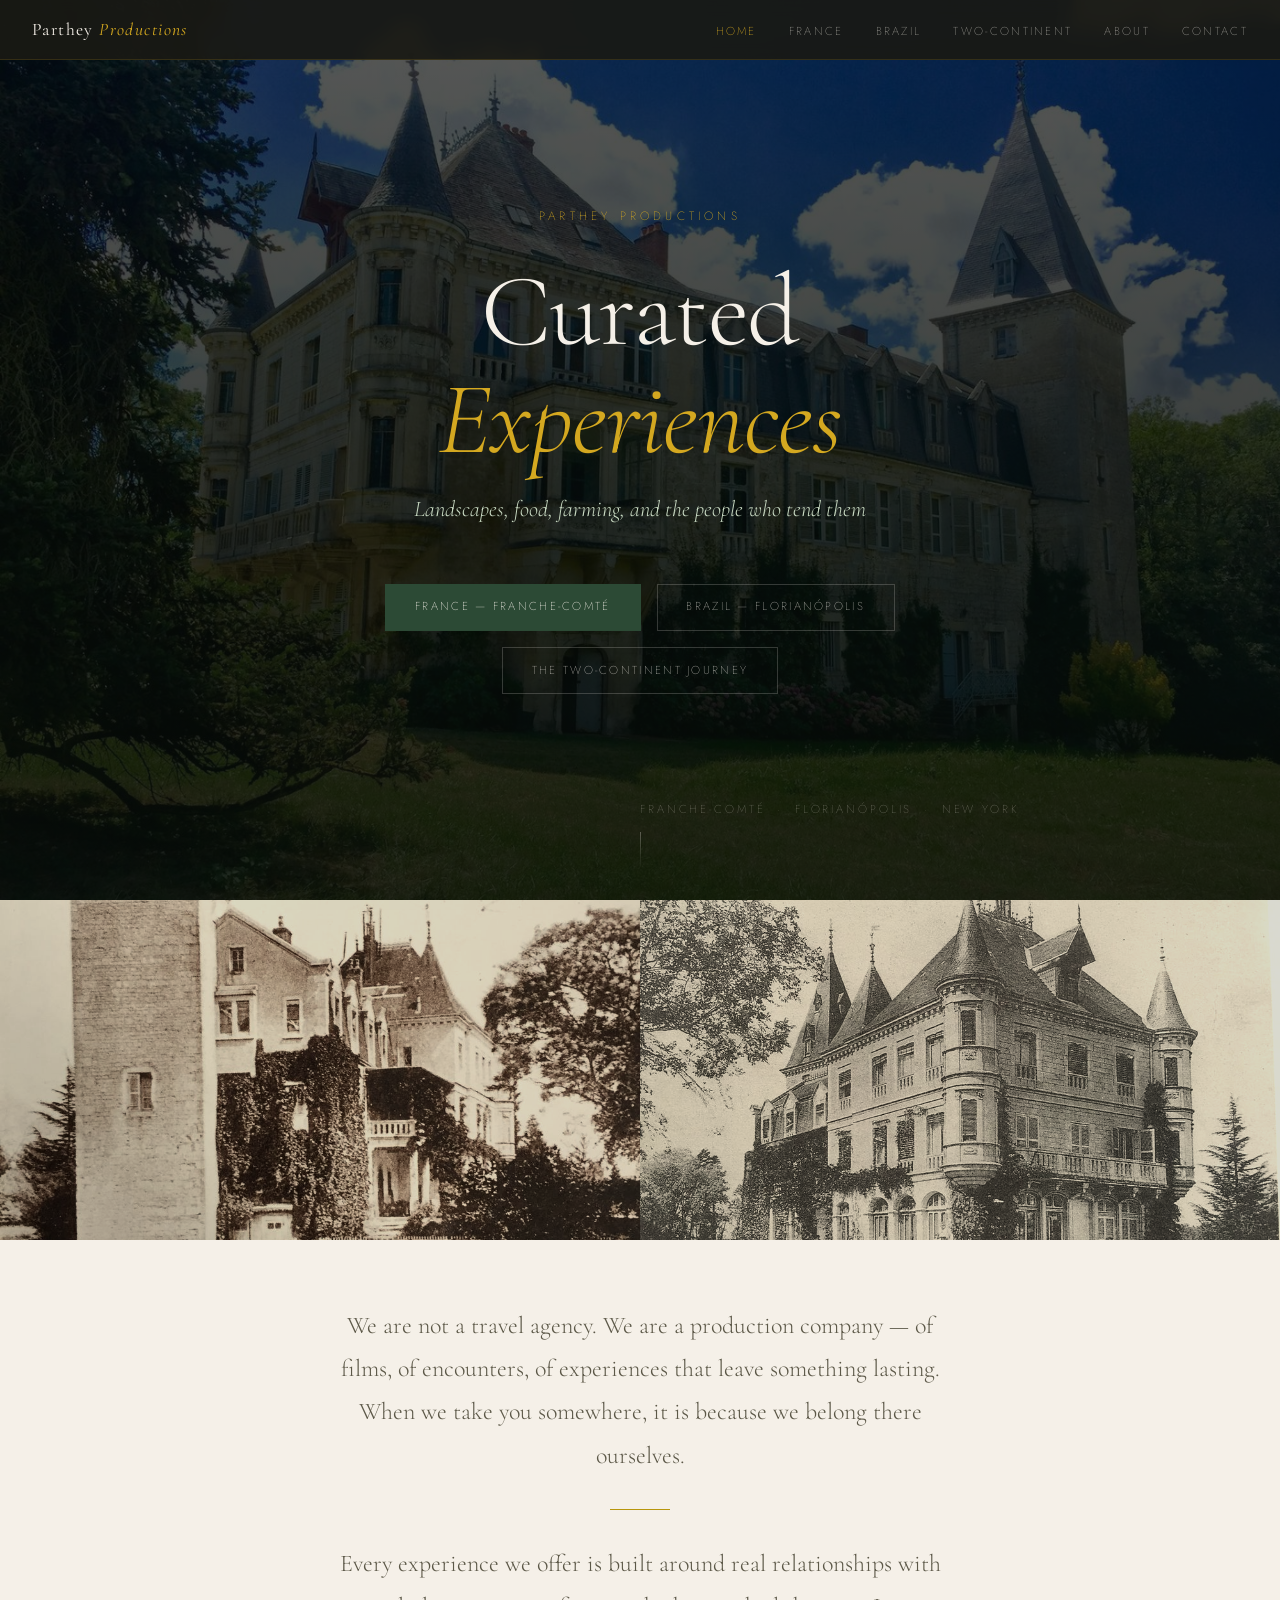
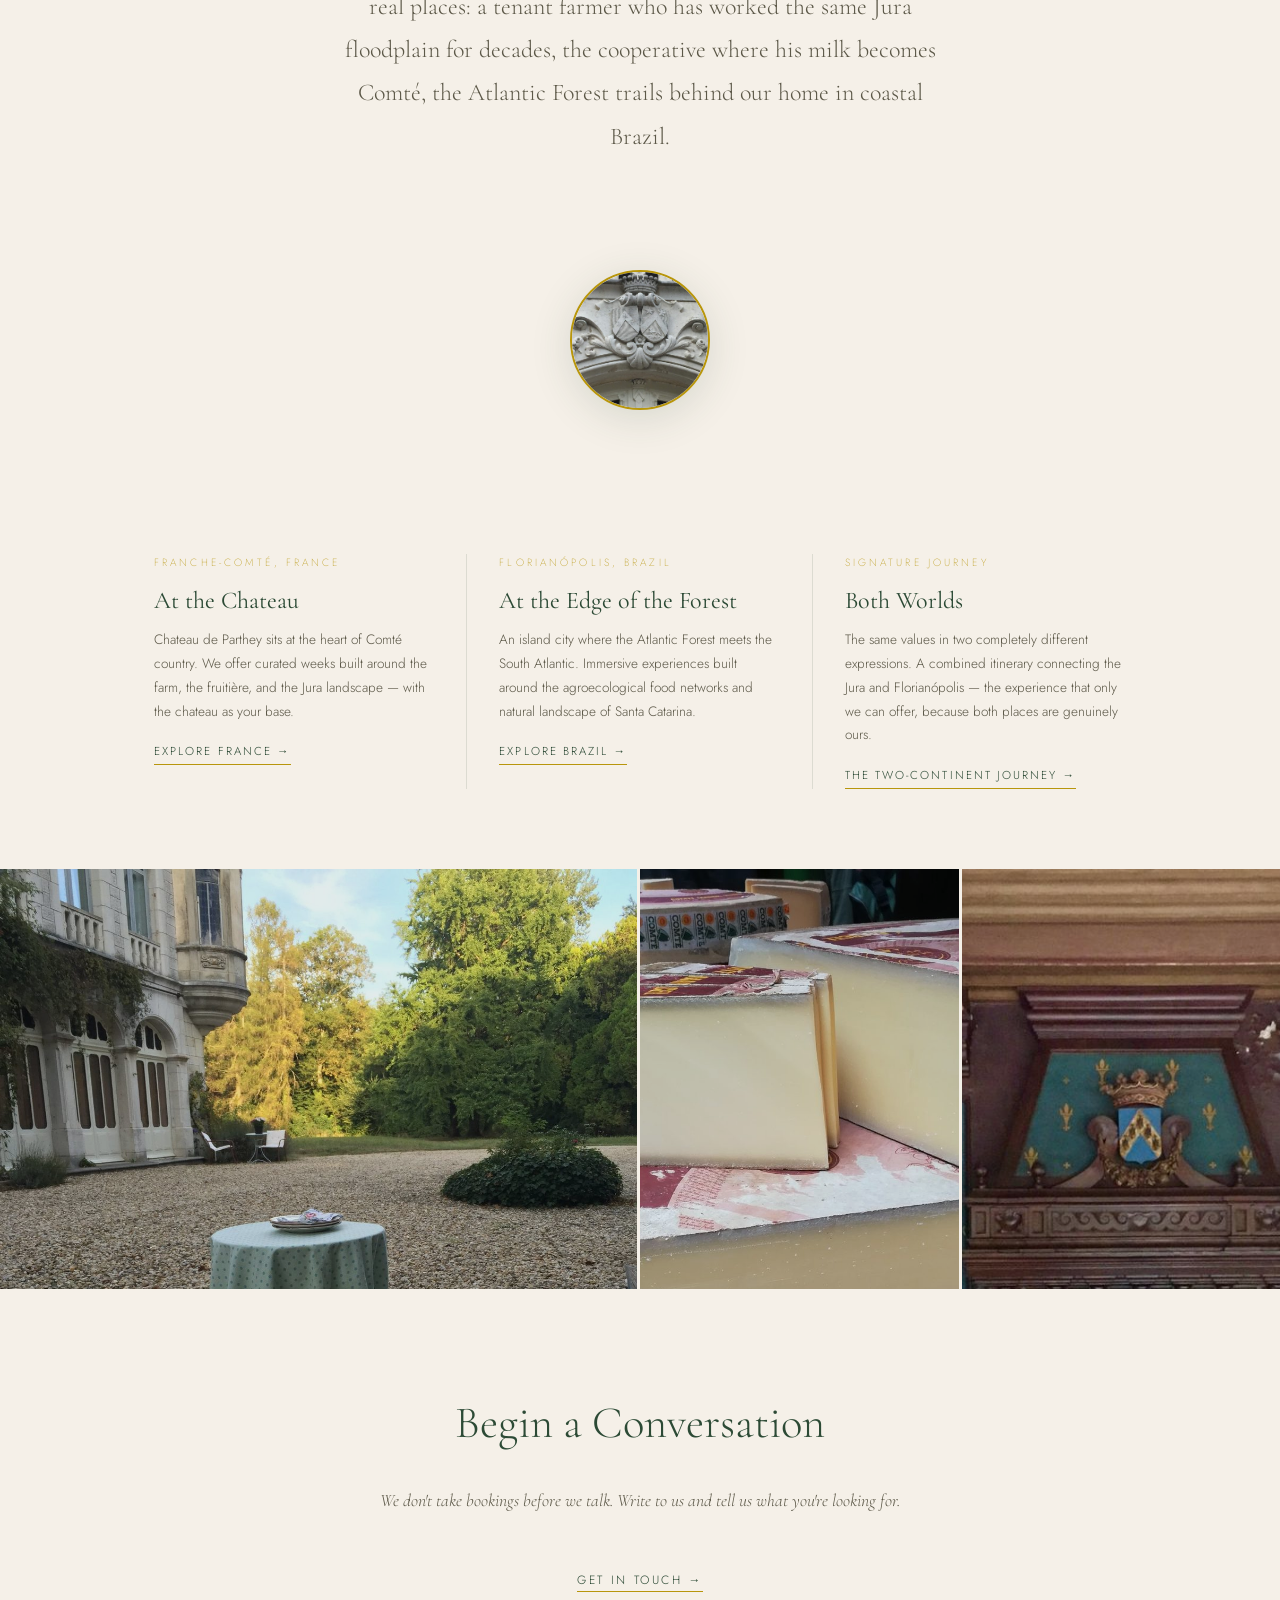
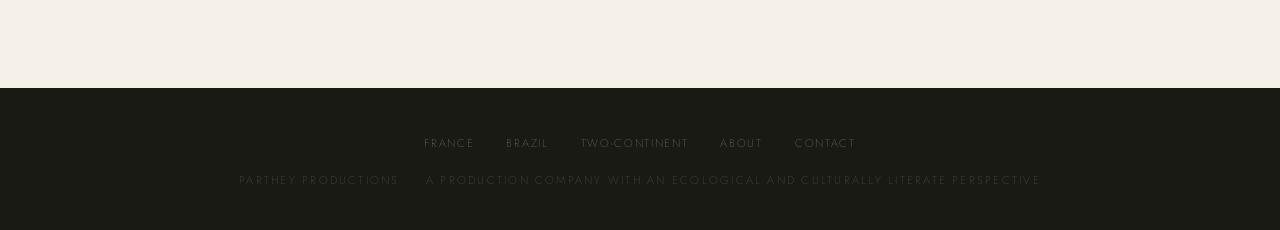
<file: index.html>
<!DOCTYPE html>
<html lang="en">
<head>
<meta charset="UTF-8">
<meta name="viewport" content="width=device-width, initial-scale=1.0">
<title>Parthey Productions — Curated Experiences</title>
<link rel="stylesheet" href="css/main.css">
<style>
  .hero {
    min-height: 100vh;
    position: relative; overflow: hidden;
    display: flex; flex-direction: column;
    align-items: center; justify-content: center;
    padding: 4rem 2rem;
  }
  .hero-bg {
    position: absolute; inset: 0;
    background-image: url("images/chateau_exterior.jpg");
    background-size: cover; background-position: center 30%;
    filter: brightness(0.42);
  }
  .hero-bg::after {
    content: ''; position: absolute; inset: 0;
    background: linear-gradient(to bottom, rgba(20,35,25,0.2) 0%, rgba(20,35,25,0.7) 100%);
  }
  .hero-content { position: relative; text-align: center; max-width: 700px; }
  .hero-eyebrow {
    font-family: 'Jost', sans-serif; font-weight: 200; font-size: 0.75rem;
    letter-spacing: 0.35em; text-transform: uppercase; color: var(--warm-gold);
    margin-bottom: 2rem; opacity: 0; animation: fadeUp 1s ease 0.3s forwards;
  }
  .hero-title {
    font-family: 'Cormorant Garamond', serif; font-weight: 300;
    font-size: clamp(3rem, 8vw, 6.5rem); color: var(--cream);
    line-height: 1.05; letter-spacing: -0.01em; margin-bottom: 1rem;
    opacity: 0; animation: fadeUp 1s ease 0.5s forwards;
  }
  .hero-title em { font-style: italic; color: var(--warm-gold); }
  .hero-subtitle {
    font-family: 'Cormorant Garamond', serif; font-weight: 300; font-style: italic;
    font-size: clamp(1rem, 2.5vw, 1.4rem); color: var(--light-sage);
    margin-bottom: 3.5rem; opacity: 0; animation: fadeUp 1s ease 0.7s forwards;
  }
  .hero-nav {
    display: flex; flex-wrap: wrap; gap: 1rem; justify-content: center;
    opacity: 0; animation: fadeUp 1s ease 0.9s forwards;
  }
  .hero-nav a {
    font-family: 'Jost', sans-serif; font-weight: 200; font-size: 0.72rem;
    letter-spacing: 0.2em; text-transform: uppercase;
    color: rgba(245,240,232,0.7); text-decoration: none;
    border: 1px solid rgba(245,240,232,0.2); padding: 0.8rem 1.8rem;
    transition: all 0.3s ease;
  }
  .hero-nav a:hover {
    background: rgba(212,168,32,0.15); border-color: var(--warm-gold);
    color: var(--warm-gold);
  }
  .hero-nav a.primary {
    background: var(--forest); border-color: var(--forest); color: var(--cream);
  }
  .hero-nav a.primary:hover {
    background: var(--moss); border-color: var(--moss);
  }
  .hero-locations {
    position: absolute; bottom: 5rem; left: 50%; transform: translateX(-50%);
    font-family: 'Jost', sans-serif; font-weight: 200; font-size: 0.72rem;
    letter-spacing: 0.25em; text-transform: uppercase; color: rgba(245,240,232,0.35);
    white-space: nowrap;
    opacity: 0; animation: fadeUp 1s ease 1.1s forwards;
  }
  .hero-scroll {
    position: absolute; bottom: 2rem; left: 50%; transform: translateX(-50%);
    display: flex; flex-direction: column; align-items: center; gap: 0.4rem;
    opacity: 0; animation: fadeUp 1s ease 1.4s forwards;
  }
  .scroll-line {
    width: 1px; height: 36px;
    background: linear-gradient(to bottom, rgba(245,240,232,0.3), transparent);
    animation: pulse 2s ease-in-out infinite;
  }
  @keyframes pulse { 0%,100%{opacity:0.3} 50%{opacity:0.8} }

  /* HISTORY STRIP */
  .history-strip {
    background: var(--ink);
    display: grid; grid-template-columns: 1fr 1fr; height: 340px; overflow: hidden;
  }
  .history-img { overflow: hidden; }
  .history-img img { width: 100%; height: 100%; object-fit: cover; filter: sepia(0.4) brightness(0.85); transition: transform 0.8s ease; }
  .history-img:hover img { transform: scale(1.03); }
  @media (max-width: 600px) { .history-strip { grid-template-columns: 1fr; height: auto; } .history-img { height: 220px; } }

  /* THREE COLUMN INTRO */
  .three-col {
    display: grid; grid-template-columns: repeat(3, 1fr); gap: 0;
    max-width: 1100px; margin: 5rem auto; padding: 0 2rem;
  }
  @media (max-width: 750px) { .three-col { grid-template-columns: 1fr; gap: 3rem; } }
  .col-item { padding: 0 2rem; border-right: 1px solid rgba(44,74,53,0.12); }
  .col-item:last-child { border-right: none; }
  @media (max-width: 750px) { .col-item { border-right: none; border-bottom: 1px solid rgba(44,74,53,0.12); padding: 0 0 3rem; } .col-item:last-child { border-bottom: none; } }
  .col-label {
    font-family: 'Jost', sans-serif; font-weight: 200; font-size: 0.65rem;
    letter-spacing: 0.3em; text-transform: uppercase; color: var(--gold);
    display: block; margin-bottom: 1rem;
  }
  .col-title {
    font-family: 'Cormorant Garamond', serif; font-size: 1.5rem; font-weight: 400;
    color: var(--forest); margin-bottom: 0.75rem; line-height: 1.2;
  }
  .col-body {
    font-family: 'Jost', sans-serif; font-size: 0.85rem; font-weight: 300;
    color: var(--mid); line-height: 1.75;
  }
  .col-link {
    display: inline-block; margin-top: 1.2rem;
    font-family: 'Jost', sans-serif; font-weight: 300; font-size: 0.72rem;
    letter-spacing: 0.18em; text-transform: uppercase;
    color: var(--forest); text-decoration: none;
    border-bottom: 1px solid var(--gold); padding-bottom: 2px;
    transition: color 0.3s;
  }
  .col-link:hover { color: var(--gold); }

  /* STATEMENT */
  .statement {
    max-width: 680px; margin: 0 auto; padding: 4rem 2rem 6rem; text-align: center;
  }
  .statement p {
    font-family: 'Cormorant Garamond', serif;
    font-size: clamp(1.15rem, 2.5vw, 1.5rem); font-weight: 300;
    color: var(--mid); line-height: 1.8;
  }
  .statement p + p { margin-top: 1.5rem; }
</style>
</head>
<body>

<nav>
  <a href="index.html" class="nav-logo">Parthey <em>Productions</em></a>
  <ul class="nav-links" id="navLinks">
    <li><a href="index.html" class="active">Home</a></li>
    <li><a href="pages/france.html">France</a></li>
    <li><a href="pages/brazil.html">Brazil</a></li>
    <li><a href="pages/journey.html">Two-Continent</a></li>
    <li><a href="pages/about.html">About</a></li>
    <li><a href="pages/contact.html">Contact</a></li>
  </ul>
  <div class="nav-hamburger" onclick="document.getElementById('navLinks').classList.toggle('open')">
    <span></span><span></span><span></span>
  </div>
</nav>

<section class="hero">
  <div class="hero-bg"></div>
  <div class="hero-content">
    <p class="hero-eyebrow">Parthey Productions</p>
    <h1 class="hero-title">Curated<br><em>Experiences</em></h1>
    <p class="hero-subtitle">Landscapes, food, farming, and the people who tend them</p>
    <div class="hero-nav">
      <a href="pages/france.html" class="primary">France — Franche-Comté</a>
      <a href="pages/brazil.html">Brazil — Florianópolis</a>
      <a href="pages/journey.html">The Two-Continent Journey</a>
    </div>
  </div>
  <p class="hero-locations">Franche-Comté &nbsp;·&nbsp; Florianópolis &nbsp;·&nbsp; New York</p>
  <div class="hero-scroll"><div class="scroll-line"></div></div>
</section>

<!-- HISTORIC POSTCARDS -->
<div class="history-strip">
  <div class="history-img"><img src="images/postcard2.jpg" alt="Chateau de Parthey — historic photograph"></div>
  <div class="history-img"><img src="images/postcard1.jpg" alt="Le Château de Parthey, Choisey, Environs de Dôle"></div>
</div>

<!-- STATEMENT -->
<section class="statement reveal">
  <p>We are not a travel agency. We are a production company — of films, of encounters, of experiences that leave something lasting. When we take you somewhere, it is because we belong there ourselves.</p>
  <div class="divider"></div>
  <p>Every experience we offer is built around real relationships with real places: a tenant farmer who has worked the same Jura floodplain for decades, the cooperative where his milk becomes Comté, the Atlantic Forest trails behind our home in coastal Brazil.</p>
</section>

<!-- CREST -->
<div class="crest-medallion reveal">
  <img src="images/crest.jpg" alt="Heraldic crest, Chateau de Parthey">
</div>

<!-- THREE COLUMNS -->
<div class="three-col">
  <div class="col-item reveal">
    <span class="col-label">Franche-Comté, France</span>
    <h2 class="col-title">At the Chateau</h2>
    <p class="col-body">Chateau de Parthey sits at the heart of Comté country. We offer curated weeks built around the farm, the fruitière, and the Jura landscape — with the chateau as your base.</p>
    <a href="pages/france.html" class="col-link">Explore France →</a>
  </div>
  <div class="col-item reveal">
    <span class="col-label">Florianópolis, Brazil</span>
    <h2 class="col-title">At the Edge of the Forest</h2>
    <p class="col-body">An island city where the Atlantic Forest meets the South Atlantic. Immersive experiences built around the agroecological food networks and natural landscape of Santa Catarina.</p>
    <a href="pages/brazil.html" class="col-link">Explore Brazil →</a>
  </div>
  <div class="col-item reveal">
    <span class="col-label">Signature Journey</span>
    <h2 class="col-title">Both Worlds</h2>
    <p class="col-body">The same values in two completely different expressions. A combined itinerary connecting the Jura and Florianópolis — the experience that only we can offer, because both places are genuinely ours.</p>
    <a href="pages/journey.html" class="col-link">The Two-Continent Journey →</a>
  </div>
</div>

<!-- PHOTO STRIP -->
<div class="photo-strip three reveal">
  <img src="images/table_outside.jpg" alt="Dinner in the chateau garden">
  <img src="images/comte.jpg" alt="Comté cheese — 14 months aged">
  <img src="images/great_hall.jpg" alt="The great hall at Parthey">
</div>

<section class="closing-section">
  <div class="closing-inner reveal">
    <h2 class="closing-title">Begin a Conversation</h2>
    <p class="closing-body">We don't take bookings before we talk. Write to us and tell us what you're looking for.</p>
    <a href="pages/contact.html" style="font-family:'Jost',sans-serif;font-weight:300;font-size:0.75rem;letter-spacing:0.2em;text-transform:uppercase;color:var(--forest);text-decoration:none;border-bottom:1px solid var(--gold);padding-bottom:2px;">Get in Touch →</a>
  </div>
</section>

<footer>
  <ul class="footer-links">
    <li><a href="pages/france.html">France</a></li>
    <li><a href="pages/brazil.html">Brazil</a></li>
    <li><a href="pages/journey.html">Two-Continent</a></li>
    <li><a href="pages/about.html">About</a></li>
    <li><a href="pages/contact.html">Contact</a></li>
  </ul>
  <p>Parthey Productions &nbsp;·&nbsp; A production company with an ecological and culturally literate perspective</p>
</footer>

<script>
  const reveals = document.querySelectorAll('.reveal');
  const obs = new IntersectionObserver(entries => {
    entries.forEach((e,i) => { if(e.isIntersecting){ setTimeout(()=>e.target.classList.add('visible'),i*80); obs.unobserve(e.target); } });
  }, {threshold:0.1, rootMargin:'0px 0px -40px 0px'});
  reveals.forEach(el=>obs.observe(el));
</script>
</body>
</html>
</file>
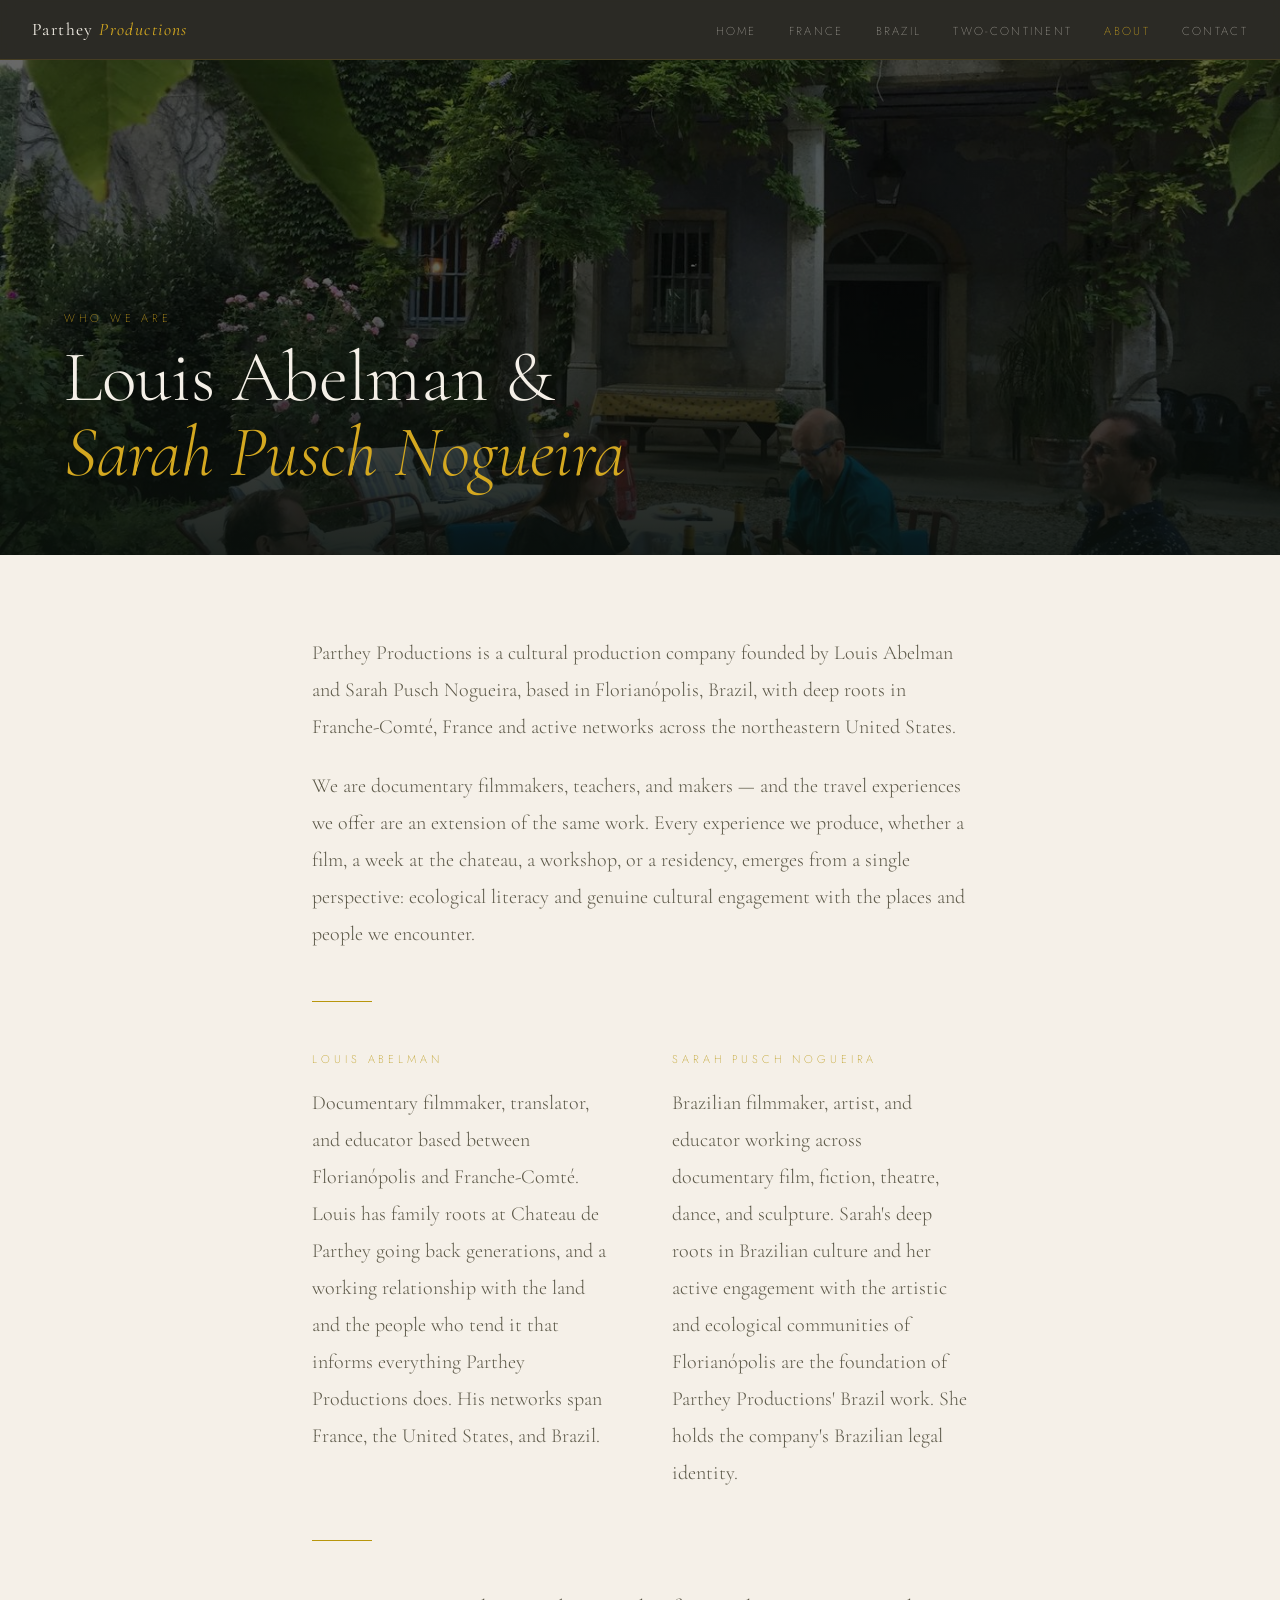
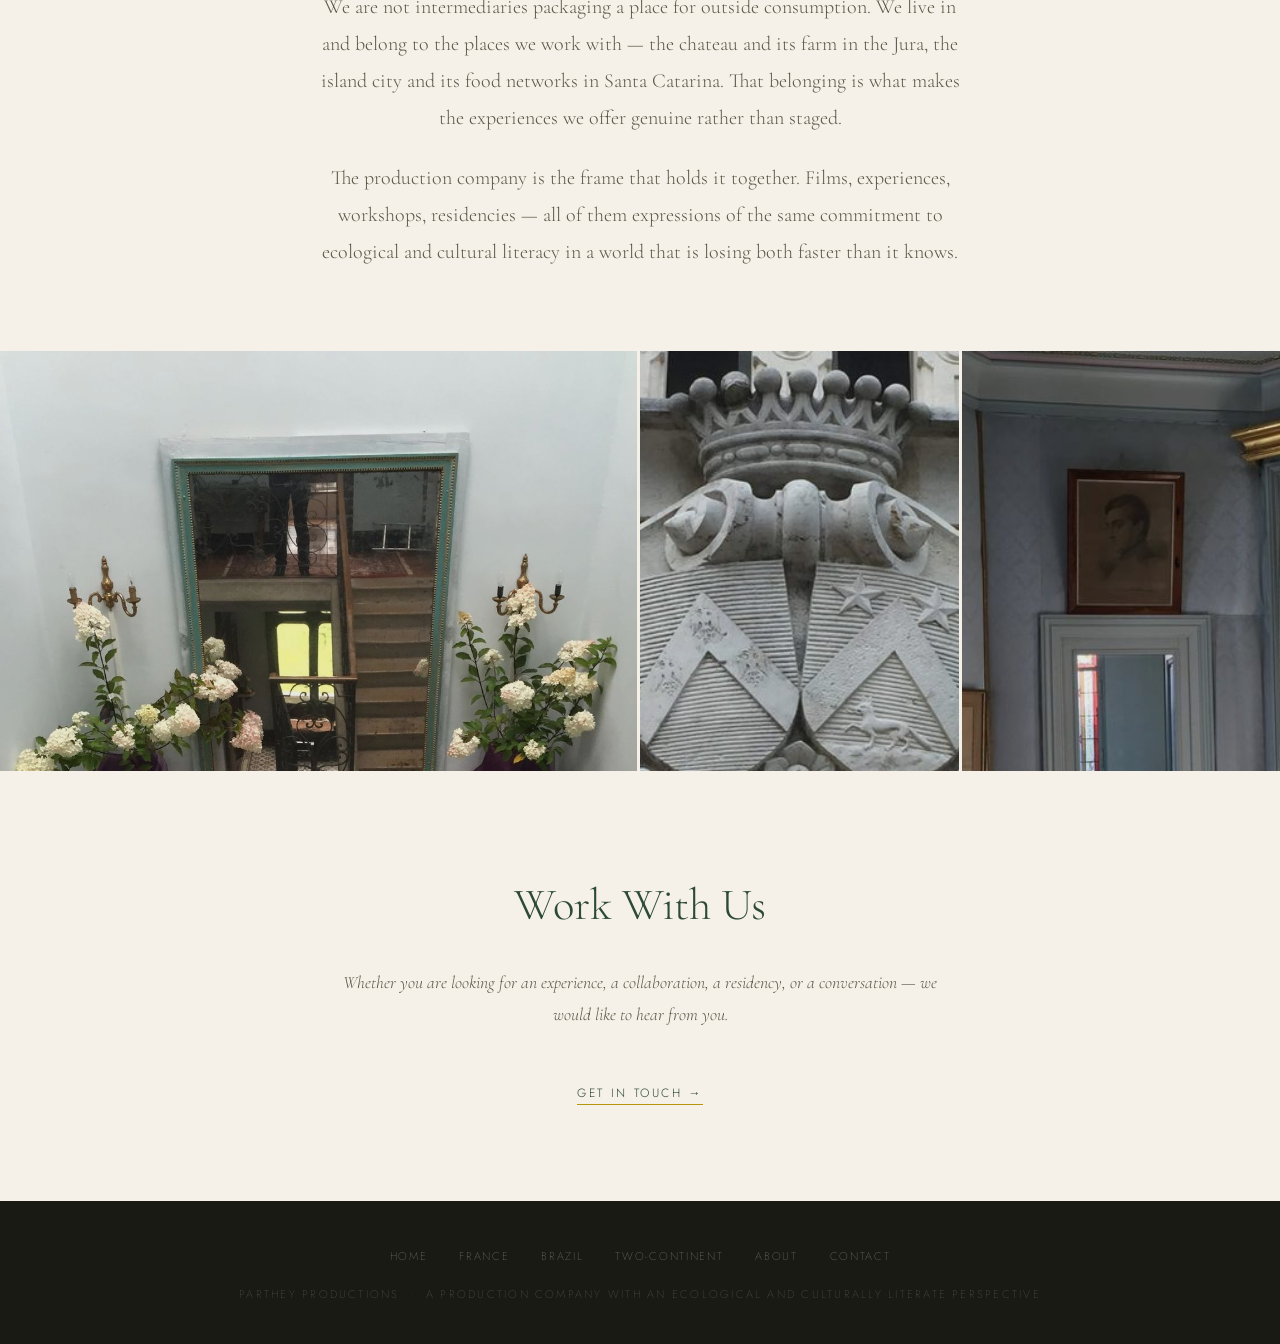
<file: about.html>
<!DOCTYPE html>
<html lang="en">
<head>
<meta charset="UTF-8">
<meta name="viewport" content="width=device-width, initial-scale=1.0">
<title>About · Parthey Productions</title>
<link rel="stylesheet" href="../css/main.css">
</head>
<body>

<nav>
  <a href="../index.html" class="nav-logo">Parthey <em>Productions</em></a>
  <ul class="nav-links" id="navLinks">
    <li><a href="../index.html">Home</a></li>
    <li><a href="france.html">France</a></li>
    <li><a href="brazil.html">Brazil</a></li>
    <li><a href="journey.html">Two-Continent</a></li>
    <li><a href="about.html" class="active">About</a></li>
    <li><a href="contact.html">Contact</a></li>
  </ul>
  <div class="nav-hamburger" onclick="document.getElementById('navLinks').classList.toggle('open')">
    <span></span><span></span><span></span>
  </div>
</nav>

<div class="page-hero">
  <div class="page-hero-bg" style="background-image: url('../images/dinner_outside.jpg'); background-position: center 55%;"></div>
  <div class="page-hero-content">
    <span class="page-eyebrow">Who We Are</span>
    <h1 class="page-title">Louis Abelman &amp;<br><em>Sarah Pusch Nogueira</em></h1>
  </div>
</div>

<section style="padding: 5rem 0;">
  <div class="container-narrow">

    <div class="prose reveal">
      <p>Parthey Productions is a cultural production company founded by Louis Abelman and Sarah Pusch Nogueira, based in Florianópolis, Brazil, with deep roots in Franche-Comté, France and active networks across the northeastern United States.</p>
      <p>We are documentary filmmakers, teachers, and makers — and the travel experiences we offer are an extension of the same work. Every experience we produce, whether a film, a week at the chateau, a workshop, or a residency, emerges from a single perspective: ecological literacy and genuine cultural engagement with the places and people we encounter.</p>
    </div>

    <div class="divider" style="margin:3rem 0;"></div>

    <div style="display:grid;grid-template-columns:1fr 1fr;gap:4rem;align-items:start;" class="reveal">
      <div>
        <span class="section-label" style="text-align:left;padding:0;display:block;margin-bottom:1rem;">Louis Abelman</span>
        <div class="prose">
          <p>Documentary filmmaker, translator, and educator based between Florianópolis and Franche-Comté. Louis has family roots at Chateau de Parthey going back generations, and a working relationship with the land and the people who tend it that informs everything Parthey Productions does. His networks span France, the United States, and Brazil.</p>
        </div>
      </div>
      <div>
        <span class="section-label" style="text-align:left;padding:0;display:block;margin-bottom:1rem;">Sarah Pusch Nogueira</span>
        <div class="prose">
          <p>Brazilian filmmaker, artist, and educator working across documentary film, fiction, theatre, dance, and sculpture. Sarah's deep roots in Brazilian culture and her active engagement with the artistic and ecological communities of Florianópolis are the foundation of Parthey Productions' Brazil work. She holds the company's Brazilian legal identity.</p>
        </div>
      </div>
    </div>

    <div class="divider" style="margin:3rem 0;"></div>

    <div class="prose reveal" style="text-align:center;">
      <p>We are not intermediaries packaging a place for outside consumption. We live in and belong to the places we work with — the chateau and its farm in the Jura, the island city and its food networks in Santa Catarina. That belonging is what makes the experiences we offer genuine rather than staged.</p>
      <p>The production company is the frame that holds it together. Films, experiences, workshops, residencies — all of them expressions of the same commitment to ecological and cultural literacy in a world that is losing both faster than it knows.</p>
    </div>

  </div>
</section>

<div class="photo-strip three reveal">
  <img src="../images/staircase.jpg" alt="The entrance staircase at Parthey">
  <img src="../images/crest.jpg" alt="Heraldic crest" style="object-fit:cover;">
  <img src="../images/tower_bedroom.jpg" alt="The tower bedroom">
</div>

<section class="closing-section">
  <div class="closing-inner reveal">
    <h2 class="closing-title">Work With Us</h2>
    <p class="closing-body">Whether you are looking for an experience, a collaboration, a residency, or a conversation — we would like to hear from you.</p>
    <a href="contact.html" style="font-family:'Jost',sans-serif;font-weight:300;font-size:0.75rem;letter-spacing:0.2em;text-transform:uppercase;color:var(--forest);text-decoration:none;border-bottom:1px solid var(--gold);padding-bottom:2px;">Get in Touch →</a>
  </div>
</section>

<footer>
  <ul class="footer-links">
    <li><a href="../index.html">Home</a></li>
    <li><a href="france.html">France</a></li>
    <li><a href="brazil.html">Brazil</a></li>
    <li><a href="journey.html">Two-Continent</a></li>
    <li><a href="about.html">About</a></li>
    <li><a href="contact.html">Contact</a></li>
  </ul>
  <p>Parthey Productions &nbsp;·&nbsp; A production company with an ecological and culturally literate perspective</p>
</footer>

<script>
  const reveals = document.querySelectorAll('.reveal');
  const obs = new IntersectionObserver(entries => {
    entries.forEach((e,i) => { if(e.isIntersecting){ setTimeout(()=>e.target.classList.add('visible'),i*80); obs.unobserve(e.target); } });
  }, {threshold:0.1, rootMargin:'0px 0px -40px 0px'});
  reveals.forEach(el=>obs.observe(el));
</script>
</body>
</html>
</file>
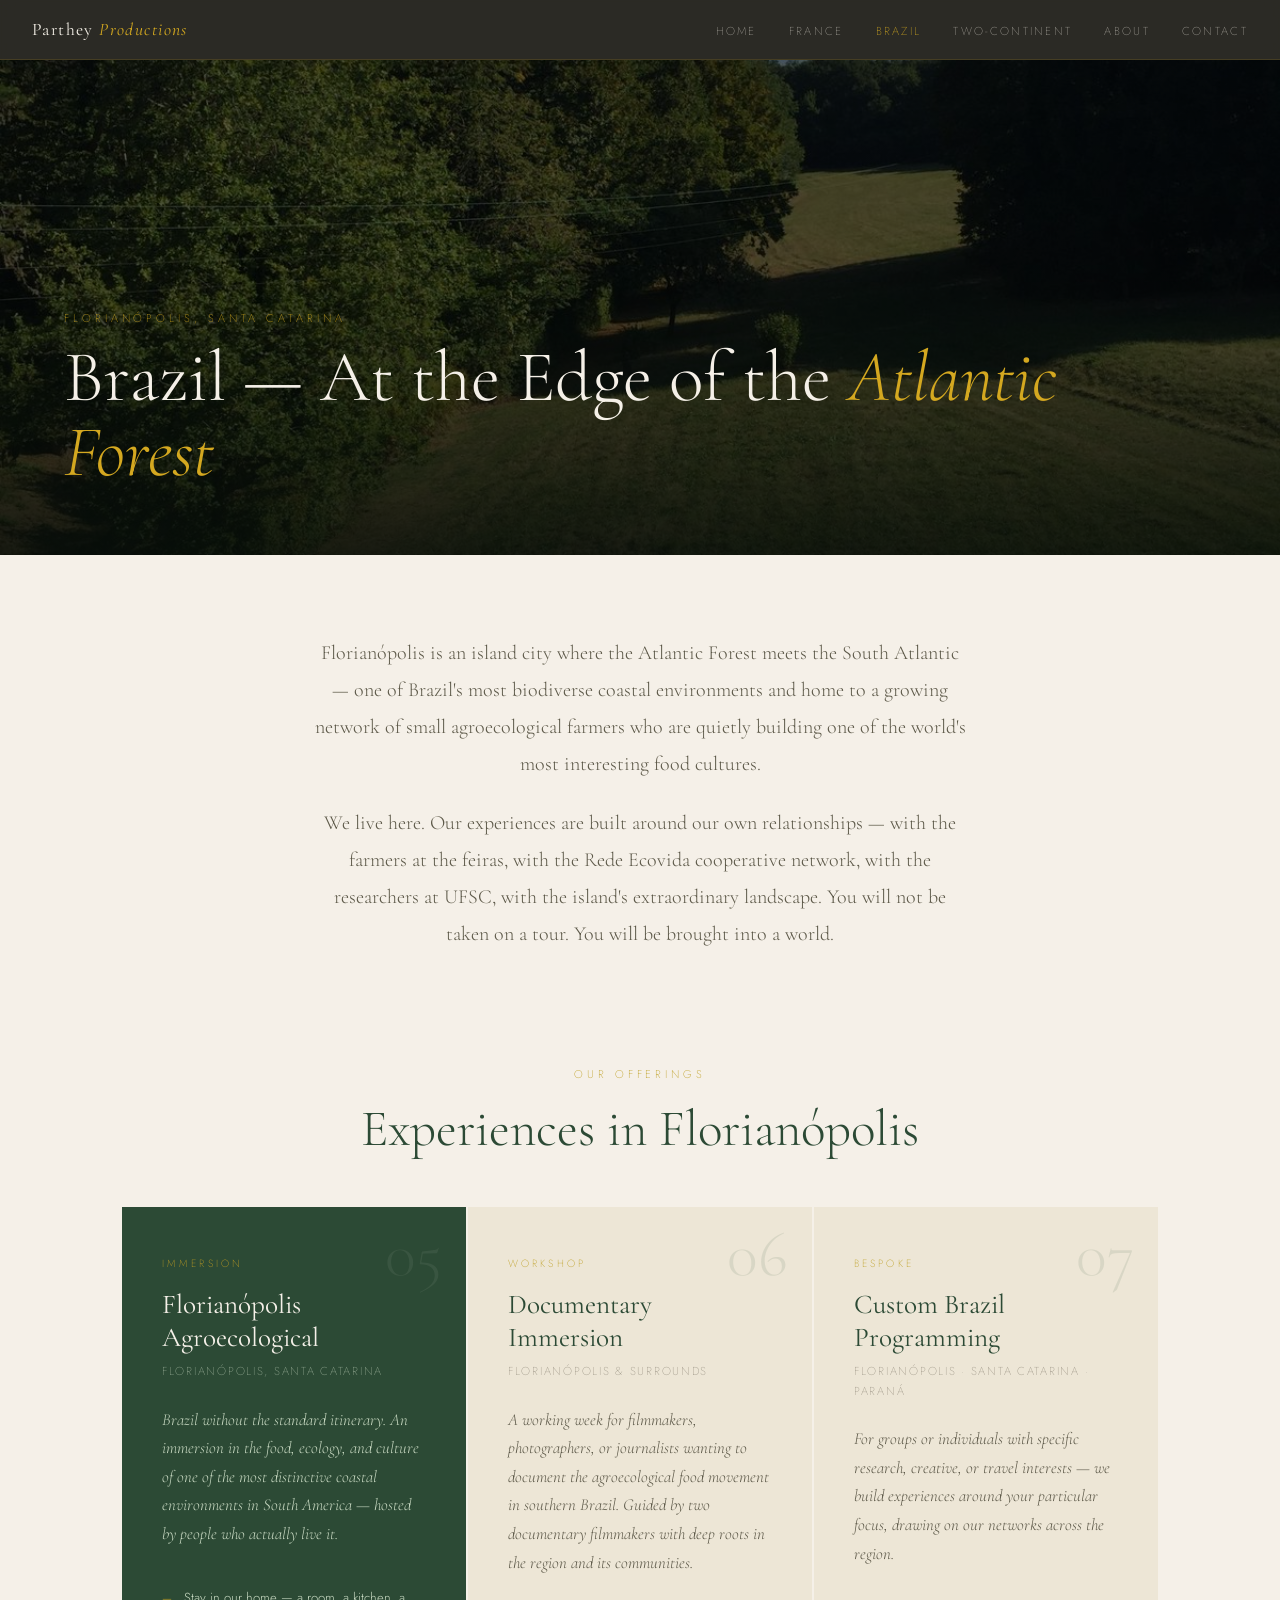
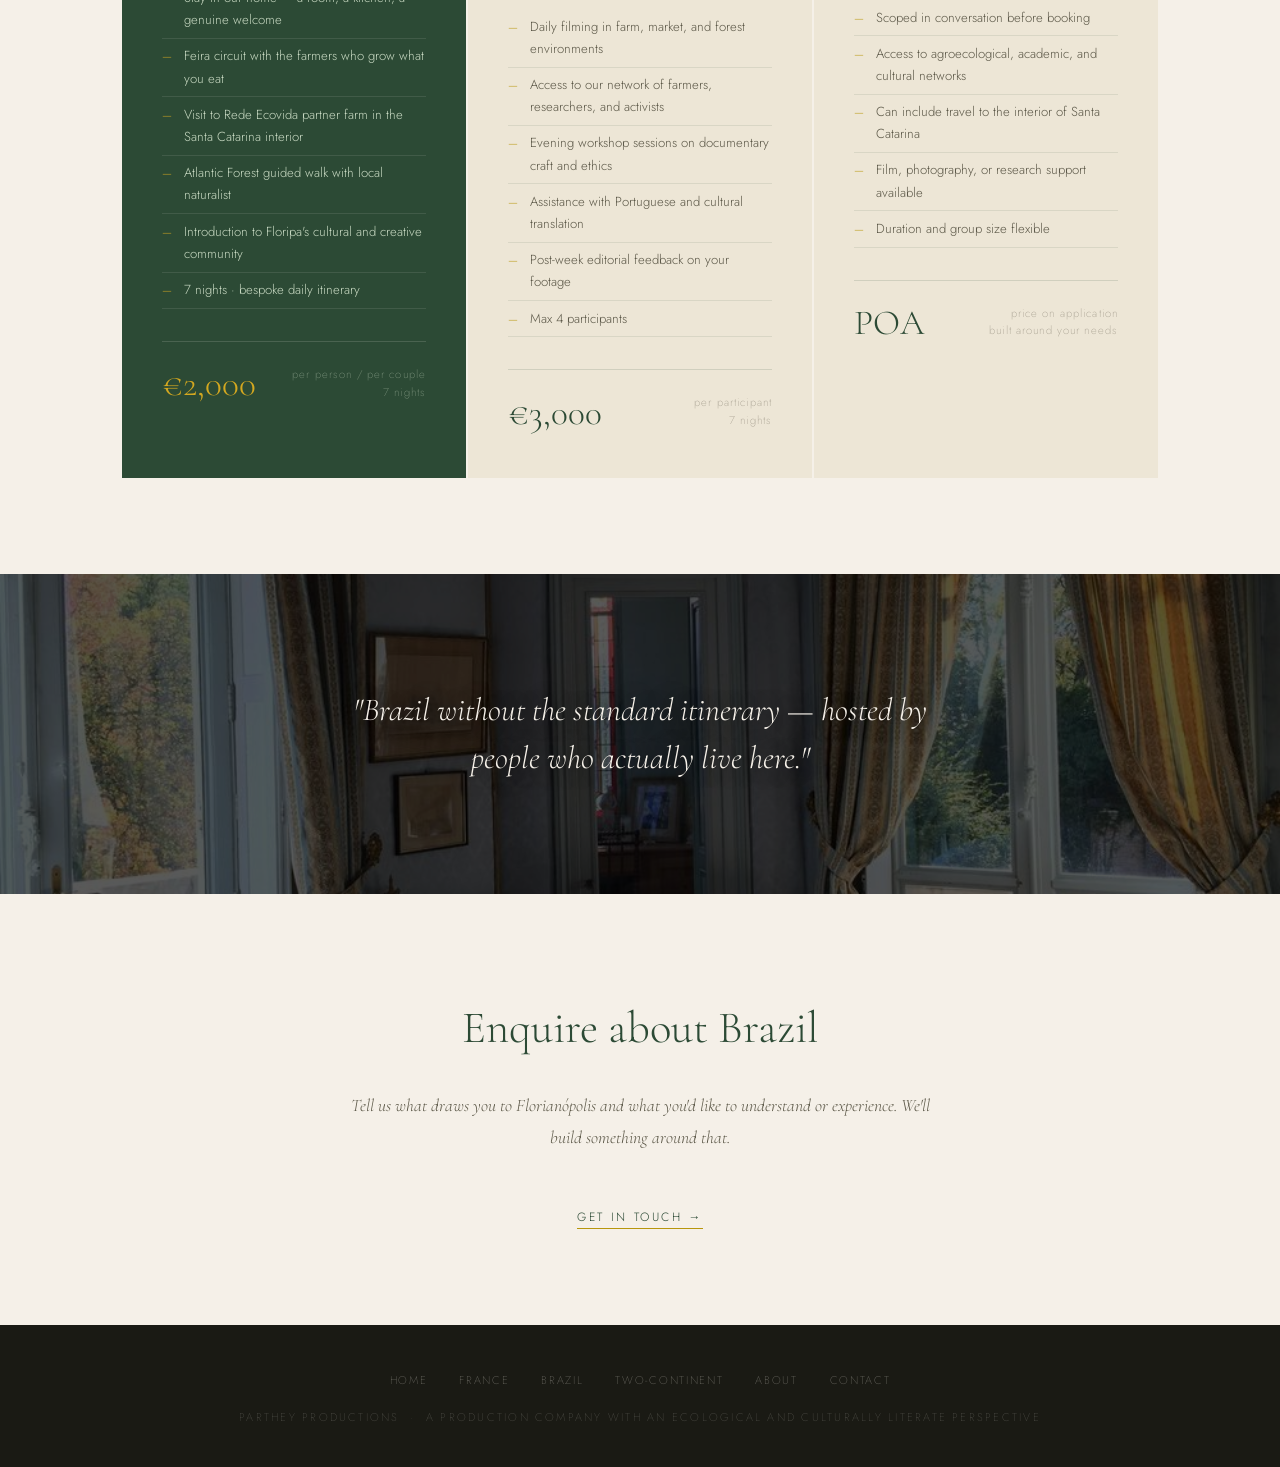
<file: brazil.html>
<!DOCTYPE html>
<html lang="en">
<head>
<meta charset="UTF-8">
<meta name="viewport" content="width=device-width, initial-scale=1.0">
<title>Brazil — Florianópolis · Parthey Productions</title>
<link rel="stylesheet" href="../css/main.css">
</head>
<body>

<nav>
  <a href="../index.html" class="nav-logo">Parthey <em>Productions</em></a>
  <ul class="nav-links" id="navLinks">
    <li><a href="../index.html">Home</a></li>
    <li><a href="france.html">France</a></li>
    <li><a href="brazil.html" class="active">Brazil</a></li>
    <li><a href="journey.html">Two-Continent</a></li>
    <li><a href="about.html">About</a></li>
    <li><a href="contact.html">Contact</a></li>
  </ul>
  <div class="nav-hamburger" onclick="document.getElementById('navLinks').classList.toggle('open')">
    <span></span><span></span><span></span>
  </div>
</nav>

<div class="page-hero">
  <div class="page-hero-bg" style="background-image: url('../images/grounds.jpg'); background-position: center; filter: brightness(0.4) saturate(1.2);"></div>
  <div class="page-hero-content">
    <span class="page-eyebrow">Florianópolis, Santa Catarina</span>
    <h1 class="page-title">Brazil — At the Edge of the <em>Atlantic Forest</em></h1>
  </div>
</div>

<section style="padding: 5rem 0 2rem;">
  <div class="container-narrow reveal">
    <div class="prose" style="text-align:center;">
      <p>Florianópolis is an island city where the Atlantic Forest meets the South Atlantic — one of Brazil's most biodiverse coastal environments and home to a growing network of small agroecological farmers who are quietly building one of the world's most interesting food cultures.</p>
      <p>We live here. Our experiences are built around our own relationships — with the farmers at the feiras, with the Rede Ecovida cooperative network, with the researchers at UFSC, with the island's extraordinary landscape. You will not be taken on a tour. You will be brought into a world.</p>
    </div>
  </div>
</section>

<div class="section-header reveal">
  <span class="section-label">Our Offerings</span>
  <h2 class="section-title">Experiences in Florianópolis</h2>
</div>

<div class="experiences">

  <div class="card featured reveal">
    <span class="card-number">05</span>
    <span class="card-tag">Immersion</span>
    <h3 class="card-title">Florianópolis Agroecological</h3>
    <p class="card-location">Florianópolis, Santa Catarina</p>
    <p class="card-desc">Brazil without the standard itinerary. An immersion in the food, ecology, and culture of one of the most distinctive coastal environments in South America — hosted by people who actually live it.</p>
    <ul class="card-includes">
      <li>Stay in our home — a room, a kitchen, a genuine welcome</li>
      <li>Feira circuit with the farmers who grow what you eat</li>
      <li>Visit to Rede Ecovida partner farm in the Santa Catarina interior</li>
      <li>Atlantic Forest guided walk with local naturalist</li>
      <li>Introduction to Floripa's cultural and creative community</li>
      <li>7 nights · bespoke daily itinerary</li>
    </ul>
    <div class="card-pricing">
      <div class="price-main">€2,000</div>
      <div class="price-detail">per person / per couple<br>7 nights</div>
    </div>
  </div>

  <div class="card reveal">
    <span class="card-number">06</span>
    <span class="card-tag">Workshop</span>
    <h3 class="card-title">Documentary Immersion</h3>
    <p class="card-location">Florianópolis &amp; surrounds</p>
    <p class="card-desc">A working week for filmmakers, photographers, or journalists wanting to document the agroecological food movement in southern Brazil. Guided by two documentary filmmakers with deep roots in the region and its communities.</p>
    <ul class="card-includes">
      <li>Daily filming in farm, market, and forest environments</li>
      <li>Access to our network of farmers, researchers, and activists</li>
      <li>Evening workshop sessions on documentary craft and ethics</li>
      <li>Assistance with Portuguese and cultural translation</li>
      <li>Post-week editorial feedback on your footage</li>
      <li>Max 4 participants</li>
    </ul>
    <div class="card-pricing">
      <div class="price-main">€3,000</div>
      <div class="price-detail">per participant<br>7 nights</div>
    </div>
  </div>

  <div class="card reveal">
    <span class="card-number">07</span>
    <span class="card-tag">Bespoke</span>
    <h3 class="card-title">Custom Brazil Programming</h3>
    <p class="card-location">Florianópolis · Santa Catarina · Paraná</p>
    <p class="card-desc">For groups or individuals with specific research, creative, or travel interests — we build experiences around your particular focus, drawing on our networks across the region.</p>
    <ul class="card-includes">
      <li>Scoped in conversation before booking</li>
      <li>Access to agroecological, academic, and cultural networks</li>
      <li>Can include travel to the interior of Santa Catarina</li>
      <li>Film, photography, or research support available</li>
      <li>Duration and group size flexible</li>
    </ul>
    <div class="card-pricing">
      <div class="price-main">POA</div>
      <div class="price-detail">price on application<br>built around your needs</div>
    </div>
  </div>

</div>

<div class="quote-bleed reveal">
  <img src="../images/tower_bedroom.jpg" alt="Light through the chateau windows" style="filter:brightness(0.35) saturate(1.1);">
  <div class="quote-bleed-text">
    <p>"Brazil without the standard itinerary — hosted by people who actually live here."</p>
  </div>
</div>

<section class="closing-section">
  <div class="closing-inner reveal">
    <h2 class="closing-title">Enquire about Brazil</h2>
    <p class="closing-body">Tell us what draws you to Florianópolis and what you'd like to understand or experience. We'll build something around that.</p>
    <a href="contact.html" style="font-family:'Jost',sans-serif;font-weight:300;font-size:0.75rem;letter-spacing:0.2em;text-transform:uppercase;color:var(--forest);text-decoration:none;border-bottom:1px solid var(--gold);padding-bottom:2px;">Get in Touch →</a>
  </div>
</section>

<footer>
  <ul class="footer-links">
    <li><a href="../index.html">Home</a></li>
    <li><a href="france.html">France</a></li>
    <li><a href="brazil.html">Brazil</a></li>
    <li><a href="journey.html">Two-Continent</a></li>
    <li><a href="about.html">About</a></li>
    <li><a href="contact.html">Contact</a></li>
  </ul>
  <p>Parthey Productions &nbsp;·&nbsp; A production company with an ecological and culturally literate perspective</p>
</footer>

<script>
  const reveals = document.querySelectorAll('.reveal');
  const obs = new IntersectionObserver(entries => {
    entries.forEach((e,i) => { if(e.isIntersecting){ setTimeout(()=>e.target.classList.add('visible'),i*80); obs.unobserve(e.target); } });
  }, {threshold:0.1, rootMargin:'0px 0px -40px 0px'});
  reveals.forEach(el=>obs.observe(el));
</script>
</body>
</html>
</file>
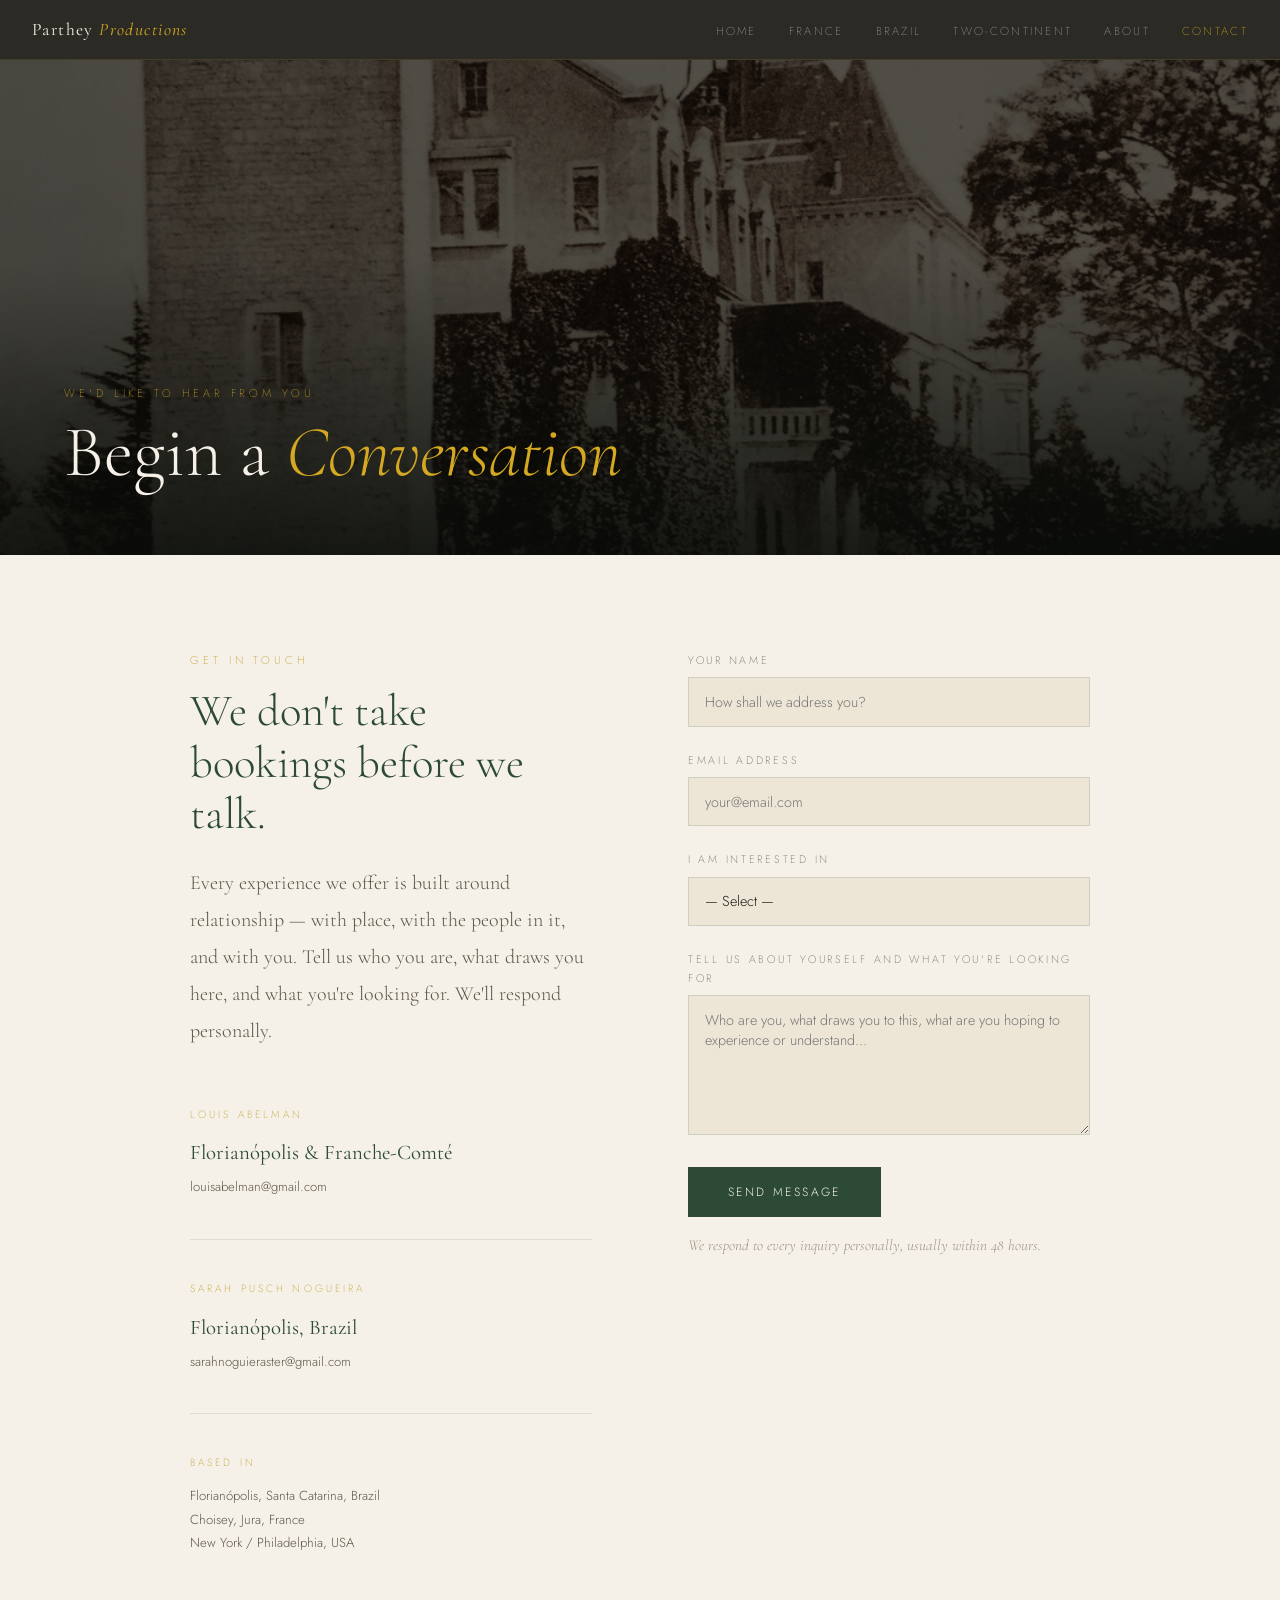
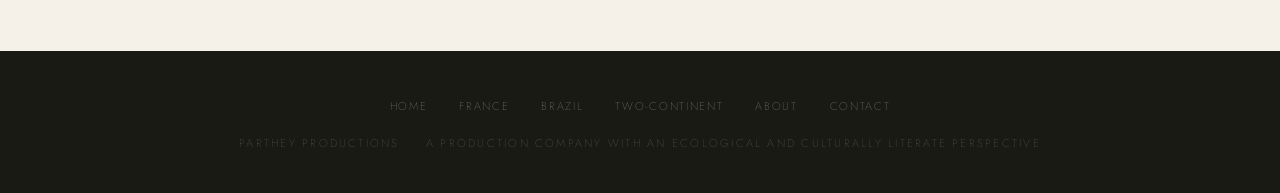
<file: contact.html>
<!DOCTYPE html>
<html lang="en">
<head>
<meta charset="UTF-8">
<meta name="viewport" content="width=device-width, initial-scale=1.0">
<title>Contact · Parthey Productions</title>
<link rel="stylesheet" href="../css/main.css">
<style>
  .contact-section { padding: 6rem 2rem; }
  .contact-grid {
    max-width: 900px; margin: 0 auto;
    display: grid; grid-template-columns: 1fr 1fr; gap: 6rem; align-items: start;
  }
  @media (max-width: 680px) { .contact-grid { grid-template-columns: 1fr; gap: 3rem; } }

  .contact-intro .section-title { text-align: left; margin-bottom: 1.5rem; }
  .contact-intro .section-label { text-align: left; }
  .contact-intro .prose { margin-top: 1rem; }

  .contact-details { padding-top: 0.5rem; }
  .contact-block + .contact-block { margin-top: 2.5rem; padding-top: 2.5rem; border-top: 1px solid rgba(44,74,53,0.12); }
  .contact-block-label {
    font-family: 'Jost', sans-serif; font-weight: 200; font-size: 0.65rem;
    letter-spacing: 0.3em; text-transform: uppercase; color: var(--gold);
    display: block; margin-bottom: 0.75rem;
  }
  .contact-block-name {
    font-family: 'Cormorant Garamond', serif; font-size: 1.3rem; font-weight: 400;
    color: var(--forest); display: block; margin-bottom: 0.3rem;
  }
  .contact-block-detail {
    font-family: 'Jost', sans-serif; font-size: 0.82rem; font-weight: 300;
    color: var(--mid); display: block; line-height: 1.8;
  }
  .contact-block-detail a { color: var(--forest); text-decoration: none; border-bottom: 1px solid rgba(44,74,53,0.2); }
  .contact-block-detail a:hover { border-bottom-color: var(--gold); color: var(--gold); }

  .form-group { margin-bottom: 1.5rem; }
  .form-group label {
    font-family: 'Jost', sans-serif; font-weight: 200; font-size: 0.68rem;
    letter-spacing: 0.25em; text-transform: uppercase; color: var(--mid);
    display: block; margin-bottom: 0.5rem;
  }
  .form-group input, .form-group textarea, .form-group select {
    width: 100%;
    background: var(--parchment);
    border: 1px solid rgba(44,74,53,0.15);
    padding: 0.85rem 1rem;
    font-family: 'Jost', sans-serif; font-weight: 300; font-size: 0.9rem; color: var(--ink);
    outline: none; appearance: none;
    transition: border-color 0.3s;
  }
  .form-group input:focus, .form-group textarea:focus, .form-group select:focus {
    border-color: var(--gold);
  }
  .form-group textarea { height: 140px; resize: vertical; }
  .form-submit {
    font-family: 'Jost', sans-serif; font-weight: 300; font-size: 0.75rem;
    letter-spacing: 0.2em; text-transform: uppercase;
    background: var(--forest); color: var(--cream);
    border: none; padding: 1rem 2.5rem; cursor: pointer;
    transition: background 0.3s;
  }
  .form-submit:hover { background: var(--moss); }
  .form-note {
    font-family: 'Cormorant Garamond', serif; font-size: 0.95rem; font-style: italic;
    color: var(--light); margin-top: 1rem; display: block;
  }
</style>
</head>
<body>

<nav>
  <a href="../index.html" class="nav-logo">Parthey <em>Productions</em></a>
  <ul class="nav-links" id="navLinks">
    <li><a href="../index.html">Home</a></li>
    <li><a href="france.html">France</a></li>
    <li><a href="brazil.html">Brazil</a></li>
    <li><a href="journey.html">Two-Continent</a></li>
    <li><a href="about.html">About</a></li>
    <li><a href="contact.html" class="active">Contact</a></li>
  </ul>
  <div class="nav-hamburger" onclick="document.getElementById('navLinks').classList.toggle('open')">
    <span></span><span></span><span></span>
  </div>
</nav>

<div class="page-hero" style="min-height:40vh;">
  <div class="page-hero-bg" style="background-image: url('../images/postcard2.jpg'); background-position: center; filter: brightness(0.35) sepia(0.3);"></div>
  <div class="page-hero-content">
    <span class="page-eyebrow">We'd like to hear from you</span>
    <h1 class="page-title">Begin a <em>Conversation</em></h1>
  </div>
</div>

<section class="contact-section">
  <div class="contact-grid">

    <div class="contact-intro reveal">
      <span class="section-label">Get in Touch</span>
      <h2 class="section-title" style="font-size:clamp(1.8rem,4vw,2.8rem);">We don't take bookings before we talk.</h2>
      <div class="prose">
        <p>Every experience we offer is built around relationship — with place, with the people in it, and with you. Tell us who you are, what draws you here, and what you're looking for. We'll respond personally.</p>
      </div>

      <div class="contact-details" style="margin-top:3rem;">
        <div class="contact-block">
          <span class="contact-block-label">Louis Abelman</span>
          <span class="contact-block-name">Florianópolis &amp; Franche-Comté</span>
          <span class="contact-block-detail">
            <!-- Add email here -->
            louisabelman@gmail.com
          </span>
        </div>
        <div class="contact-block">
          <span class="contact-block-label">Sarah Pusch Nogueira</span>
          <span class="contact-block-name">Florianópolis, Brazil</span>
          <span class="contact-block-detail">
            <!-- Add email here -->
            sarahnoguieraster@gmail.com
          </span>
        </div>
        <div class="contact-block">
          <span class="contact-block-label">Based in</span>
          <span class="contact-block-detail">
            Florianópolis, Santa Catarina, Brazil<br>
            Choisey, Jura, France<br>
            New York / Philadelphia, USA
          </span>
        </div>
      </div>
    </div>

    <div class="reveal">
      <form action="mailto:louisabelman@gmail.com" method="post" enctype="text/plain">
        <div class="form-group">
          <label for="name">Your Name</label>
          <input type="text" id="name" name="name" placeholder="How shall we address you?">
        </div>
        <div class="form-group">
          <label for="email">Email Address</label>
          <input type="email" id="email" name="email" placeholder="your@email.com">
        </div>
        <div class="form-group">
          <label for="interest">I am interested in</label>
          <select id="interest" name="interest">
            <option value="">— Select —</option>
            <option>The Comté Immersion (France)</option>
            <option>Jura Landscape &amp; Culture (France)</option>
            <option>Private Retreat at the Chateau</option>
            <option>Artist / Researcher Residency</option>
            <option>Florianópolis Agroecological (Brazil)</option>
            <option>Documentary Immersion (Brazil)</option>
            <option>The Two-Continent Journey</option>
            <option>Something else / not sure yet</option>
          </select>
        </div>
        <div class="form-group">
          <label for="message">Tell us about yourself and what you're looking for</label>
          <textarea id="message" name="message" placeholder="Who are you, what draws you to this, what are you hoping to experience or understand..."></textarea>
        </div>
        <button type="submit" class="form-submit">Send Message</button>
        <span class="form-note">We respond to every inquiry personally, usually within 48 hours.</span>
      </form>
    </div>

  </div>
</section>

<footer>
  <ul class="footer-links">
    <li><a href="../index.html">Home</a></li>
    <li><a href="france.html">France</a></li>
    <li><a href="brazil.html">Brazil</a></li>
    <li><a href="journey.html">Two-Continent</a></li>
    <li><a href="about.html">About</a></li>
    <li><a href="contact.html">Contact</a></li>
  </ul>
  <p>Parthey Productions &nbsp;·&nbsp; A production company with an ecological and culturally literate perspective</p>
</footer>

<script>
  const reveals = document.querySelectorAll('.reveal');
  const obs = new IntersectionObserver(entries => {
    entries.forEach((e,i) => { if(e.isIntersecting){ setTimeout(()=>e.target.classList.add('visible'),i*80); obs.unobserve(e.target); } });
  }, {threshold:0.1, rootMargin:'0px 0px -40px 0px'});
  reveals.forEach(el=>obs.observe(el));
</script>
</body>
</html>
</file>
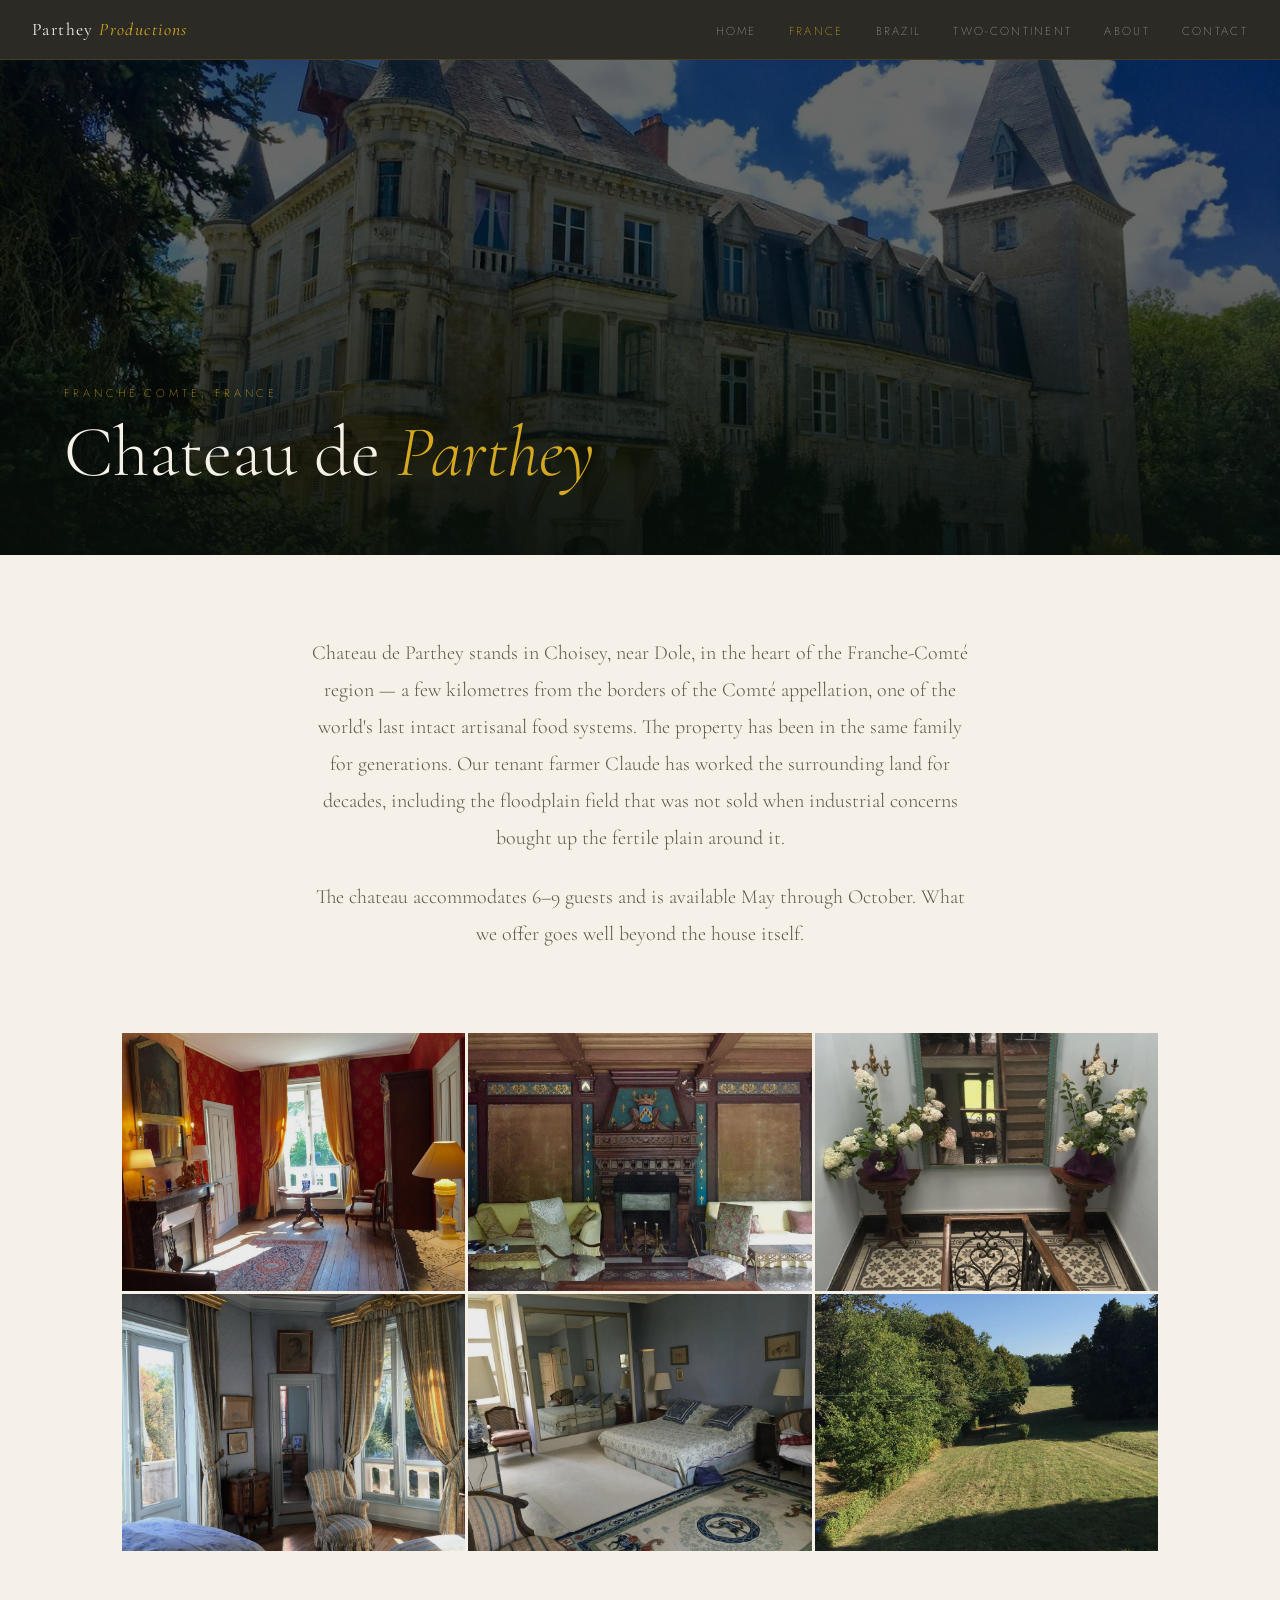
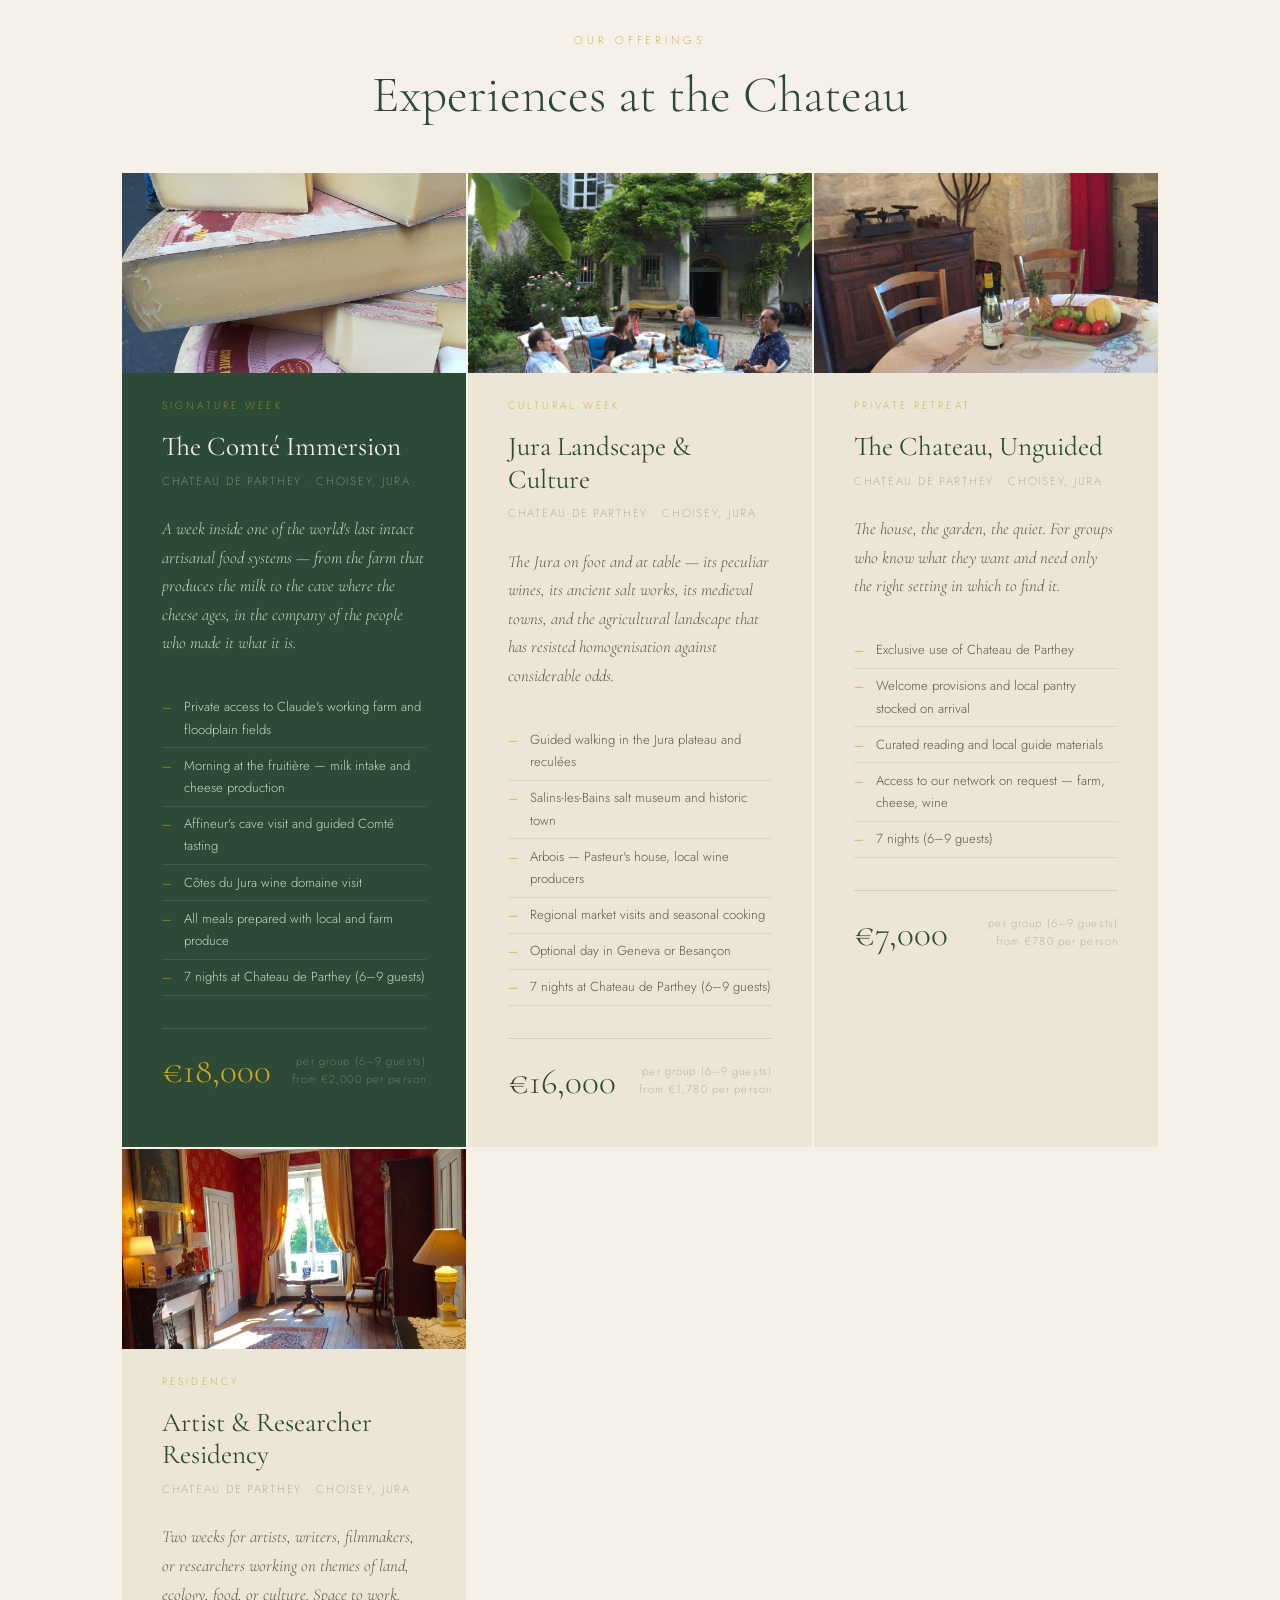
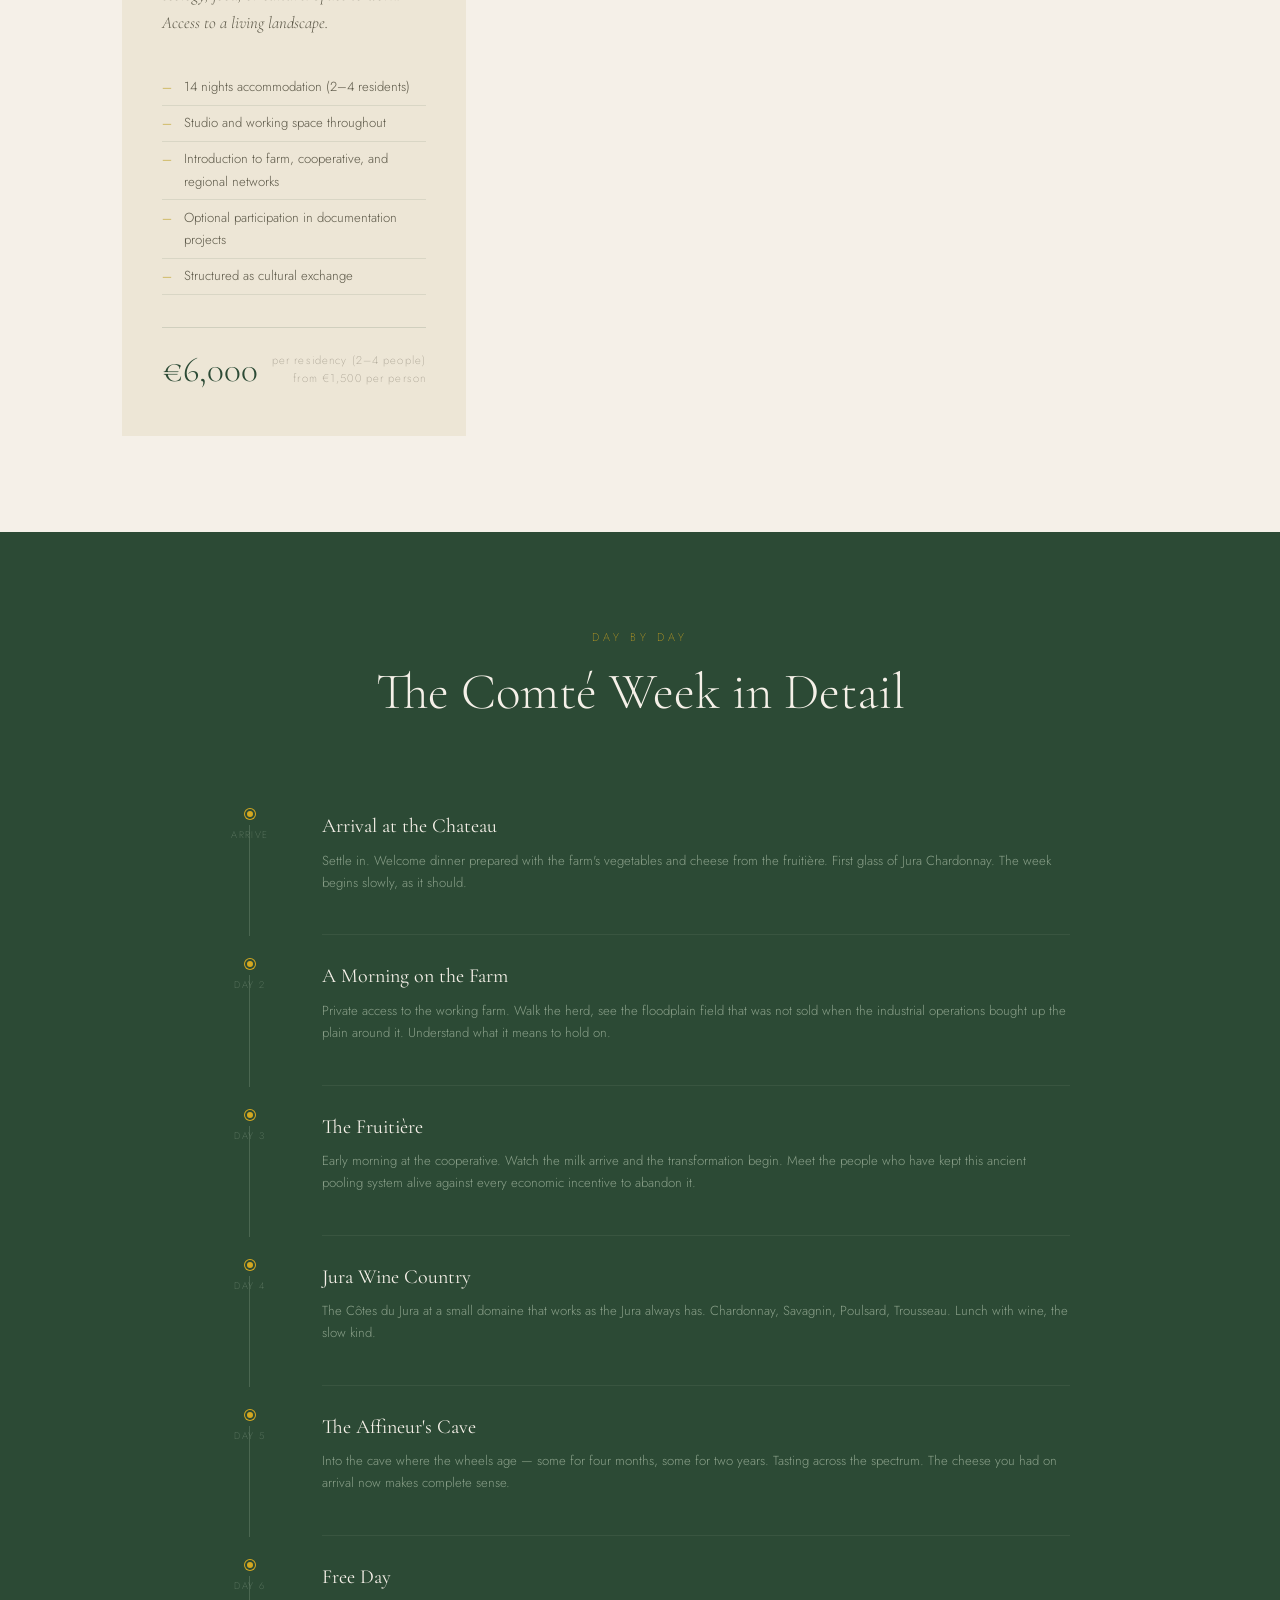
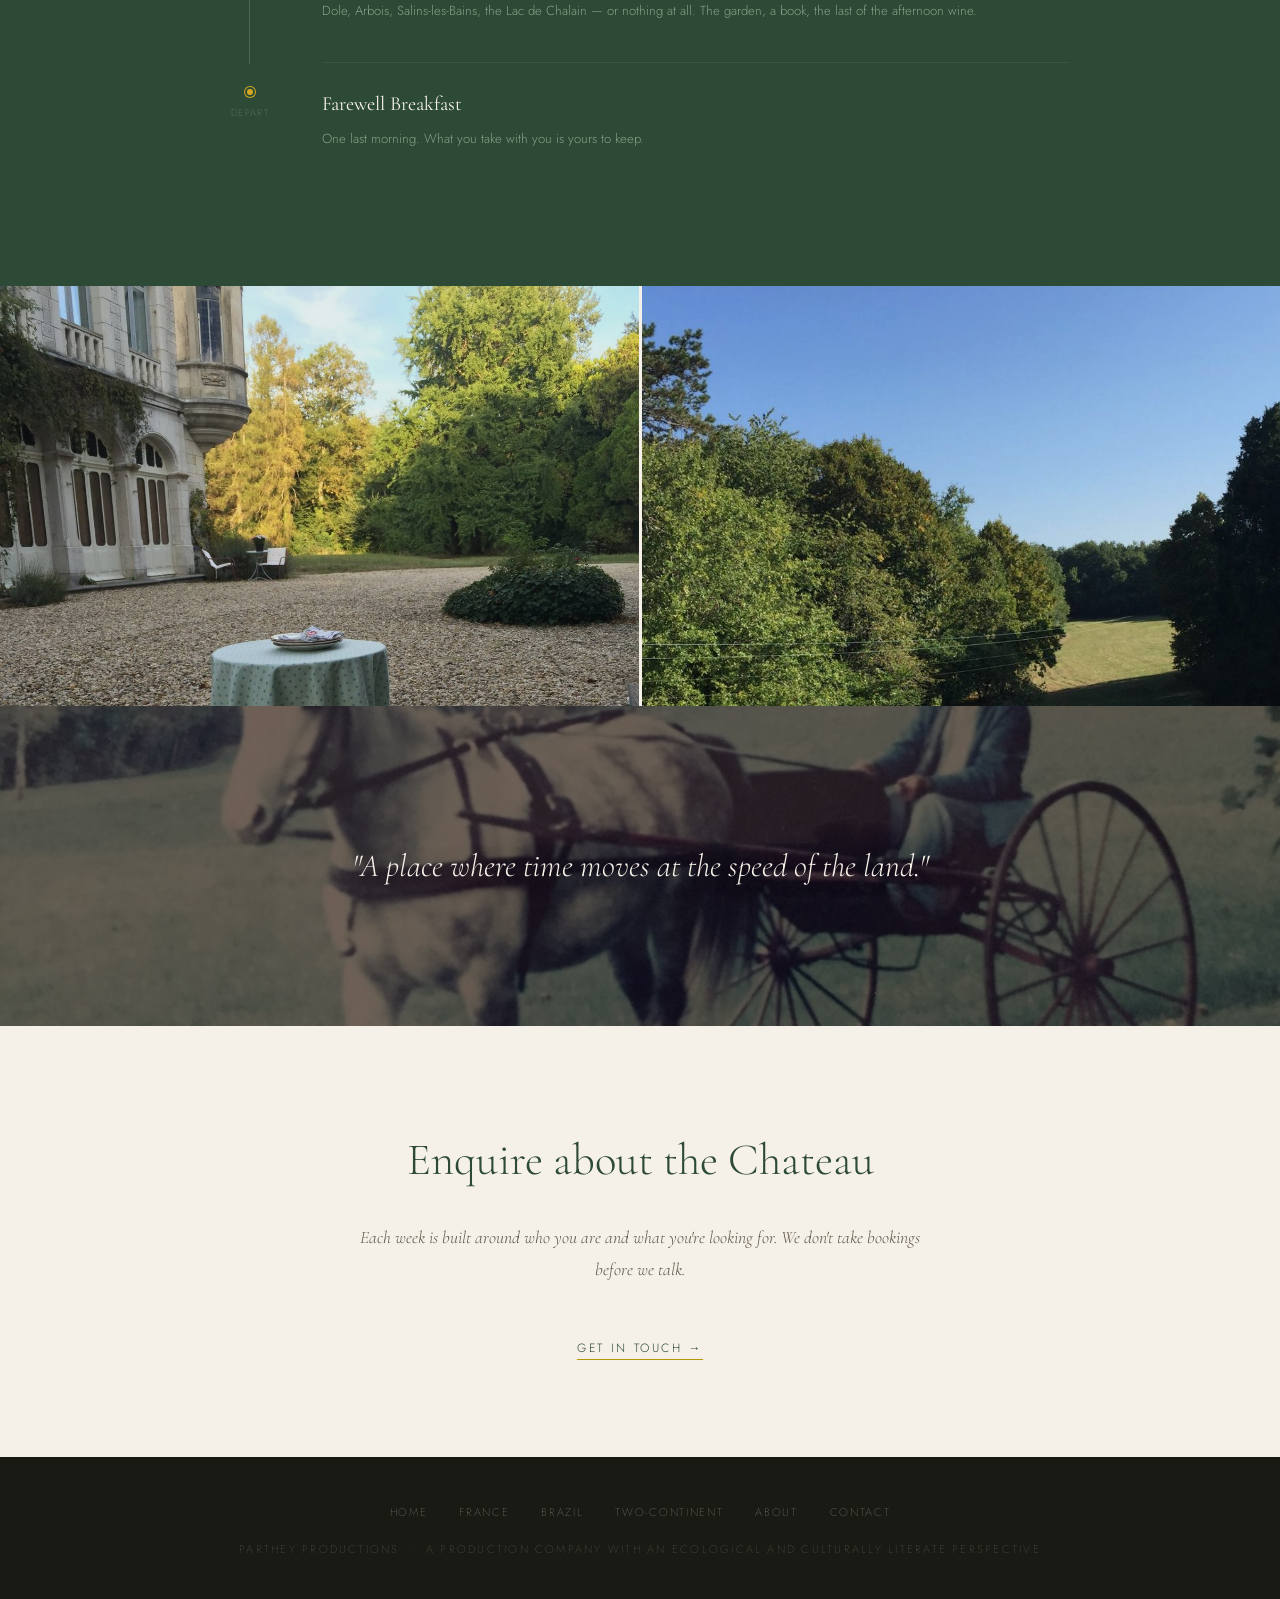
<file: france.html>
<!DOCTYPE html>
<html lang="en">
<head>
<meta charset="UTF-8">
<meta name="viewport" content="width=device-width, initial-scale=1.0">
<title>France — Chateau de Parthey · Parthey Productions</title>
<link rel="stylesheet" href="../css/main.css">
</head>
<body>

<nav>
  <a href="../index.html" class="nav-logo">Parthey <em>Productions</em></a>
  <ul class="nav-links" id="navLinks">
    <li><a href="../index.html">Home</a></li>
    <li><a href="france.html" class="active">France</a></li>
    <li><a href="brazil.html">Brazil</a></li>
    <li><a href="journey.html">Two-Continent</a></li>
    <li><a href="about.html">About</a></li>
    <li><a href="contact.html">Contact</a></li>
  </ul>
  <div class="nav-hamburger" onclick="document.getElementById('navLinks').classList.toggle('open')">
    <span></span><span></span><span></span>
  </div>
</nav>

<div class="page-hero">
  <div class="page-hero-bg" style="background-image: url('../images/chateau_exterior.jpg'); background-position: center 40%;"></div>
  <div class="page-hero-content">
    <span class="page-eyebrow">Franche-Comté, France</span>
    <h1 class="page-title">Chateau de <em>Parthey</em></h1>
  </div>
</div>

<!-- INTRO -->
<section style="padding: 5rem 0 2rem;">
  <div class="container-narrow reveal">
    <div class="prose" style="text-align:center;">
      <p>Chateau de Parthey stands in Choisey, near Dole, in the heart of the Franche-Comté region — a few kilometres from the borders of the Comté appellation, one of the world's last intact artisanal food systems. The property has been in the same family for generations. Our tenant farmer Claude has worked the surrounding land for decades, including the floodplain field that was not sold when industrial concerns bought up the fertile plain around it.</p>
      <p>The chateau accommodates 6–9 guests and is available May through October. What we offer goes well beyond the house itself.</p>
    </div>
  </div>
</section>

<!-- INTERIOR PHOTO GALLERY -->
<div class="photo-strip six reveal" style="max-width:1100px;margin:3rem auto 0;padding:0 2rem;">
  <img src="../images/red_salon.jpg" alt="The red salon">
  <img src="../images/great_hall.jpg" alt="The great hall">
  <img src="../images/staircase.jpg" alt="The entrance staircase">
  <img src="../images/tower_bedroom.jpg" alt="The tower bedroom">
  <img src="../images/bedroom_blue.jpg" alt="A chateau bedroom">
  <img src="../images/grounds.jpg" alt="The grounds">
</div>

<!-- SECTION HEADER -->
<div class="section-header reveal">
  <span class="section-label">Our Offerings</span>
  <h2 class="section-title">Experiences at the Chateau</h2>
</div>

<!-- CARDS -->
<div class="experiences">

  <div class="card featured reveal">
    <div class="card-photo-wrap">
      <img src="../images/comte.jpg" alt="14-month aged Comté at market">
    </div>
    <span class="card-number">01</span>
    <span class="card-tag">Signature Week</span>
    <h3 class="card-title">The Comté Immersion</h3>
    <p class="card-location">Chateau de Parthey · Choisey, Jura</p>
    <p class="card-desc">A week inside one of the world's last intact artisanal food systems — from the farm that produces the milk to the cave where the cheese ages, in the company of the people who made it what it is.</p>
    <ul class="card-includes">
      <li>Private access to Claude's working farm and floodplain fields</li>
      <li>Morning at the fruitière — milk intake and cheese production</li>
      <li>Affineur's cave visit and guided Comté tasting</li>
      <li>Côtes du Jura wine domaine visit</li>
      <li>All meals prepared with local and farm produce</li>
      <li>7 nights at Chateau de Parthey (6–9 guests)</li>
    </ul>
    <div class="card-pricing">
      <div class="price-main">€18,000</div>
      <div class="price-detail">per group (6–9 guests)<br>from €2,000 per person</div>
    </div>
  </div>

  <div class="card reveal">
    <div class="card-photo-wrap">
      <img src="../images/dinner_outside.jpg" alt="Dinner outside at the chateau">
    </div>
    <span class="card-number">02</span>
    <span class="card-tag">Cultural Week</span>
    <h3 class="card-title">Jura Landscape &amp; Culture</h3>
    <p class="card-location">Chateau de Parthey · Choisey, Jura</p>
    <p class="card-desc">The Jura on foot and at table — its peculiar wines, its ancient salt works, its medieval towns, and the agricultural landscape that has resisted homogenisation against considerable odds.</p>
    <ul class="card-includes">
      <li>Guided walking in the Jura plateau and reculées</li>
      <li>Salins-les-Bains salt museum and historic town</li>
      <li>Arbois — Pasteur's house, local wine producers</li>
      <li>Regional market visits and seasonal cooking</li>
      <li>Optional day in Geneva or Besançon</li>
      <li>7 nights at Chateau de Parthey (6–9 guests)</li>
    </ul>
    <div class="card-pricing">
      <div class="price-main">€16,000</div>
      <div class="price-detail">per group (6–9 guests)<br>from €1,780 per person</div>
    </div>
  </div>

  <div class="card reveal">
    <div class="card-photo-wrap">
      <img src="../images/dining_stone.jpg" alt="Dining in the stone room">
    </div>
    <span class="card-number">03</span>
    <span class="card-tag">Private Retreat</span>
    <h3 class="card-title">The Chateau, Unguided</h3>
    <p class="card-location">Chateau de Parthey · Choisey, Jura</p>
    <p class="card-desc">The house, the garden, the quiet. For groups who know what they want and need only the right setting in which to find it.</p>
    <ul class="card-includes">
      <li>Exclusive use of Chateau de Parthey</li>
      <li>Welcome provisions and local pantry stocked on arrival</li>
      <li>Curated reading and local guide materials</li>
      <li>Access to our network on request — farm, cheese, wine</li>
      <li>7 nights (6–9 guests)</li>
    </ul>
    <div class="card-pricing">
      <div class="price-main">€7,000</div>
      <div class="price-detail">per group (6–9 guests)<br>from €780 per person</div>
    </div>
  </div>

  <div class="card reveal">
    <div class="card-photo-wrap">
      <img src="../images/red_salon.jpg" alt="The red salon">
    </div>
    <span class="card-number">04</span>
    <span class="card-tag">Residency</span>
    <h3 class="card-title">Artist &amp; Researcher Residency</h3>
    <p class="card-location">Chateau de Parthey · Choisey, Jura</p>
    <p class="card-desc">Two weeks for artists, writers, filmmakers, or researchers working on themes of land, ecology, food, or culture. Space to work. Access to a living landscape.</p>
    <ul class="card-includes">
      <li>14 nights accommodation (2–4 residents)</li>
      <li>Studio and working space throughout</li>
      <li>Introduction to farm, cooperative, and regional networks</li>
      <li>Optional participation in documentation projects</li>
      <li>Structured as cultural exchange</li>
    </ul>
    <div class="card-pricing">
      <div class="price-main">€6,000</div>
      <div class="price-detail">per residency (2–4 people)<br>from €1,500 per person</div>
    </div>
  </div>

</div>

<!-- ITINERARY -->
<section class="itinerary-section">
  <div class="itinerary-inner">
    <div class="itinerary-header reveal">
      <span class="section-label">Day by Day</span>
      <h2 class="section-title" style="color:var(--cream);">The Comté Week in Detail</h2>
    </div>
    <div class="itinerary-days">
      <div class="day reveal">
        <div class="day-marker"><div class="day-dot"></div><span class="day-label">Arrive</span></div>
        <div class="day-content">
          <h3 class="day-title">Arrival at the Chateau</h3>
          <p class="day-desc">Settle in. Welcome dinner prepared with the farm's vegetables and cheese from the fruitière. First glass of Jura Chardonnay. The week begins slowly, as it should.</p>
        </div>
      </div>
      <div class="day reveal">
        <div class="day-marker"><div class="day-dot"></div><span class="day-label">Day 2</span></div>
        <div class="day-content">
          <h3 class="day-title">A Morning on the Farm</h3>
          <p class="day-desc">Private access to the working farm. Walk the herd, see the floodplain field that was not sold when the industrial operations bought up the plain around it. Understand what it means to hold on.</p>
        </div>
      </div>
      <div class="day reveal">
        <div class="day-marker"><div class="day-dot"></div><span class="day-label">Day 3</span></div>
        <div class="day-content">
          <h3 class="day-title">The Fruitière</h3>
          <p class="day-desc">Early morning at the cooperative. Watch the milk arrive and the transformation begin. Meet the people who have kept this ancient pooling system alive against every economic incentive to abandon it.</p>
        </div>
      </div>
      <div class="day reveal">
        <div class="day-marker"><div class="day-dot"></div><span class="day-label">Day 4</span></div>
        <div class="day-content">
          <h3 class="day-title">Jura Wine Country</h3>
          <p class="day-desc">The Côtes du Jura at a small domaine that works as the Jura always has. Chardonnay, Savagnin, Poulsard, Trousseau. Lunch with wine, the slow kind.</p>
        </div>
      </div>
      <div class="day reveal">
        <div class="day-marker"><div class="day-dot"></div><span class="day-label">Day 5</span></div>
        <div class="day-content">
          <h3 class="day-title">The Affineur's Cave</h3>
          <p class="day-desc">Into the cave where the wheels age — some for four months, some for two years. Tasting across the spectrum. The cheese you had on arrival now makes complete sense.</p>
        </div>
      </div>
      <div class="day reveal">
        <div class="day-marker"><div class="day-dot"></div><span class="day-label">Day 6</span></div>
        <div class="day-content">
          <h3 class="day-title">Free Day</h3>
          <p class="day-desc">Dole, Arbois, Salins-les-Bains, the Lac de Chalain — or nothing at all. The garden, a book, the last of the afternoon wine.</p>
        </div>
      </div>
      <div class="day reveal">
        <div class="day-marker"><div class="day-dot"></div><span class="day-label">Depart</span></div>
        <div class="day-content">
          <h3 class="day-title">Farewell Breakfast</h3>
          <p class="day-desc">One last morning. What you take with you is yours to keep.</p>
        </div>
      </div>
    </div>
  </div>
</section>

<!-- PHOTO MOMENT -->
<div class="photo-strip two reveal">
  <img src="../images/table_outside.jpg" alt="Table set in the chateau garden at dusk">
  <img src="../images/grounds.jpg" alt="The grounds and parkland">
</div>

<!-- HORSE QUOTE -->
<div class="quote-bleed reveal">
  <img src="../images/horse.jpg" alt="Horse and carriage on the estate">
  <div class="quote-bleed-text">
    <p>"A place where time moves at the speed of the land."</p>
  </div>
</div>

<section class="closing-section">
  <div class="closing-inner reveal">
    <h2 class="closing-title">Enquire about the Chateau</h2>
    <p class="closing-body">Each week is built around who you are and what you're looking for. We don't take bookings before we talk.</p>
    <a href="contact.html" style="font-family:'Jost',sans-serif;font-weight:300;font-size:0.75rem;letter-spacing:0.2em;text-transform:uppercase;color:var(--forest);text-decoration:none;border-bottom:1px solid var(--gold);padding-bottom:2px;">Get in Touch →</a>
  </div>
</section>

<footer>
  <ul class="footer-links">
    <li><a href="../index.html">Home</a></li>
    <li><a href="france.html">France</a></li>
    <li><a href="brazil.html">Brazil</a></li>
    <li><a href="journey.html">Two-Continent</a></li>
    <li><a href="about.html">About</a></li>
    <li><a href="contact.html">Contact</a></li>
  </ul>
  <p>Parthey Productions &nbsp;·&nbsp; A production company with an ecological and culturally literate perspective</p>
</footer>

<script>
  const reveals = document.querySelectorAll('.reveal');
  const obs = new IntersectionObserver(entries => {
    entries.forEach((e,i) => { if(e.isIntersecting){ setTimeout(()=>e.target.classList.add('visible'),i*80); obs.unobserve(e.target); } });
  }, {threshold:0.1, rootMargin:'0px 0px -40px 0px'});
  reveals.forEach(el=>obs.observe(el));
</script>
</body>
</html>
</file>
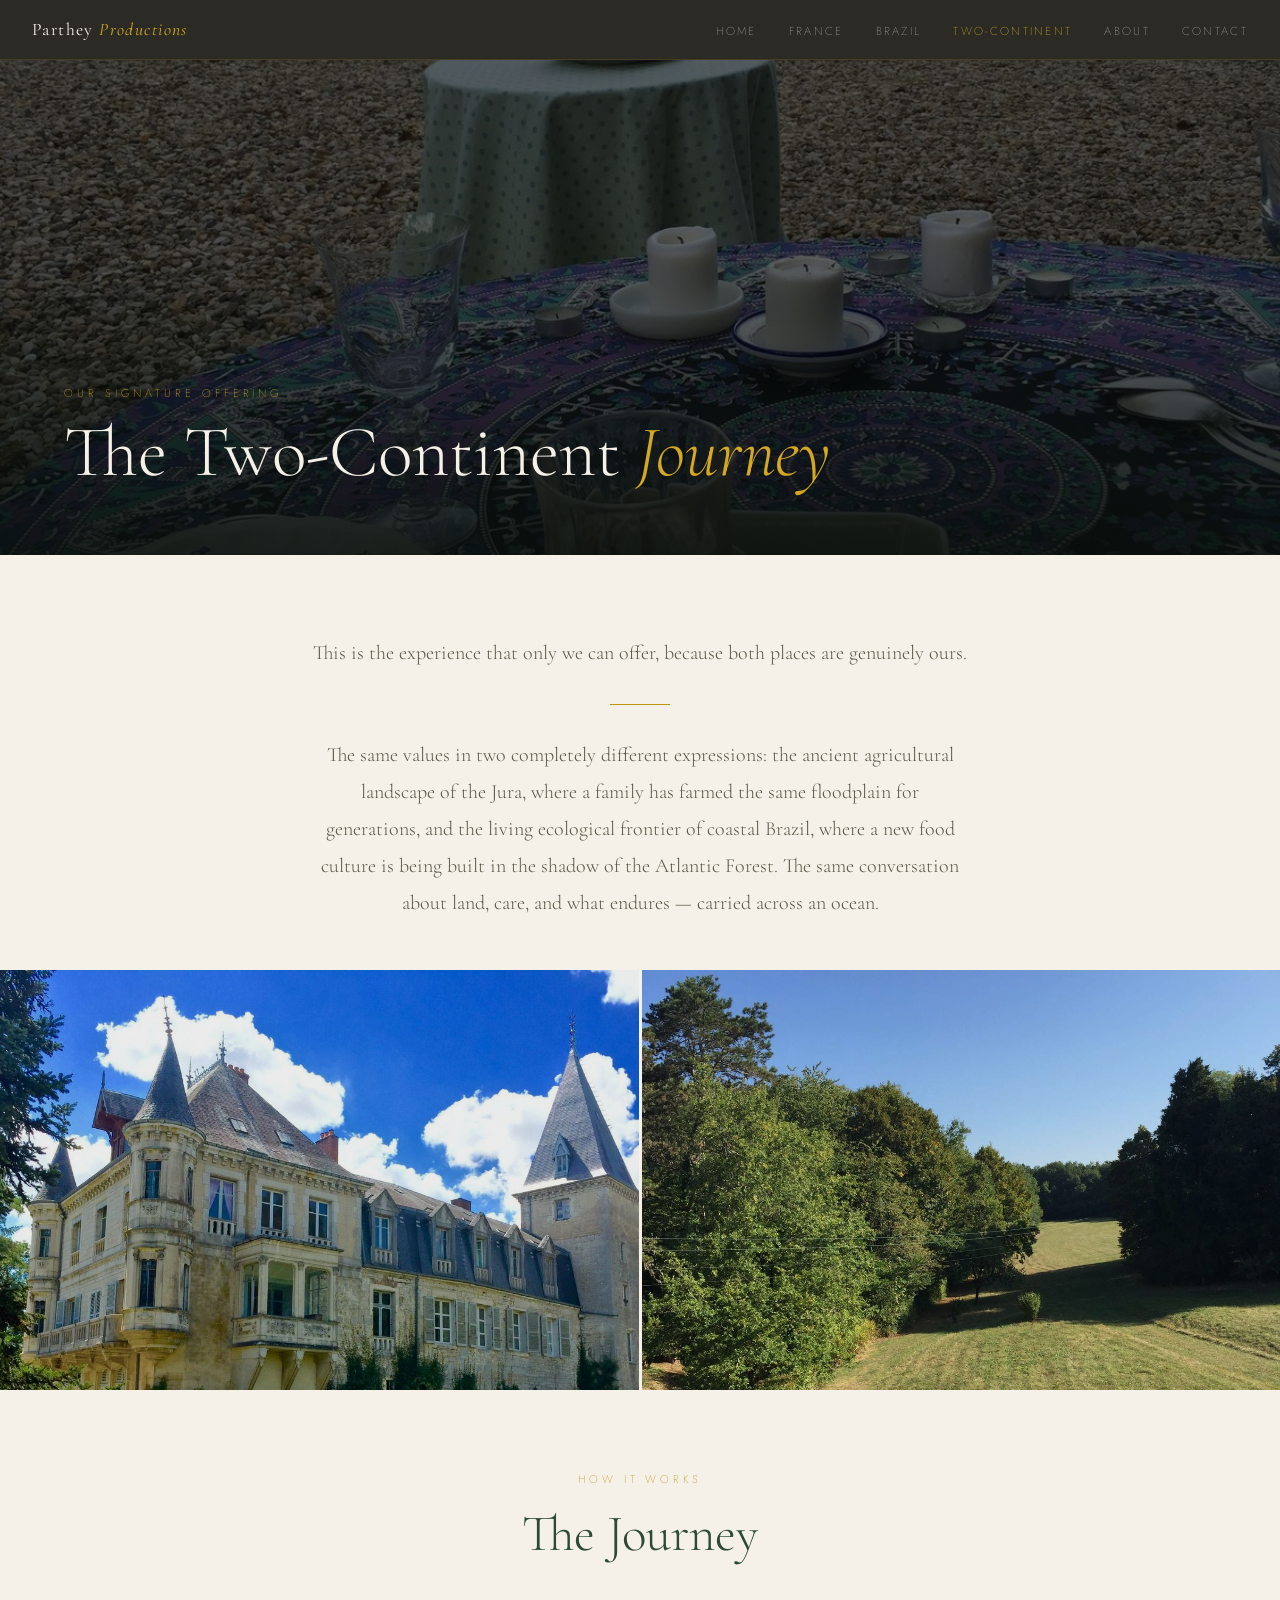
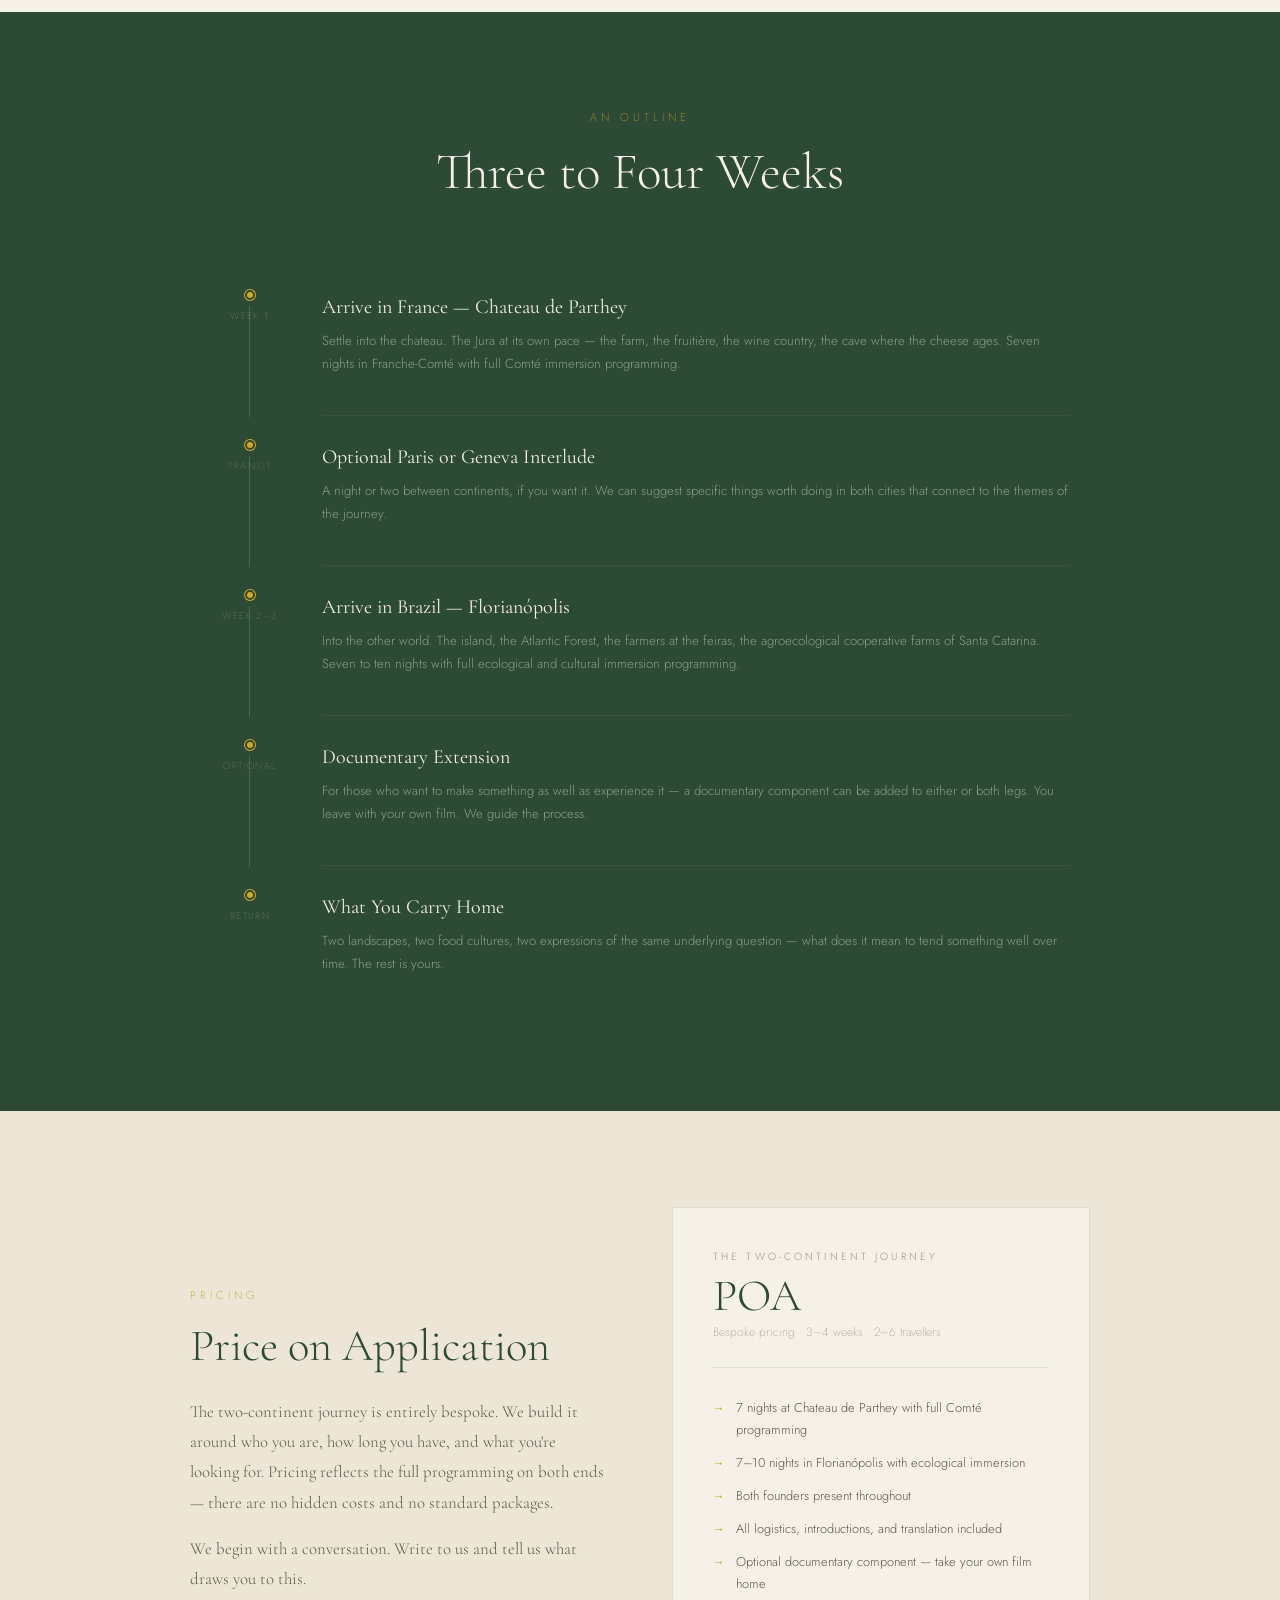
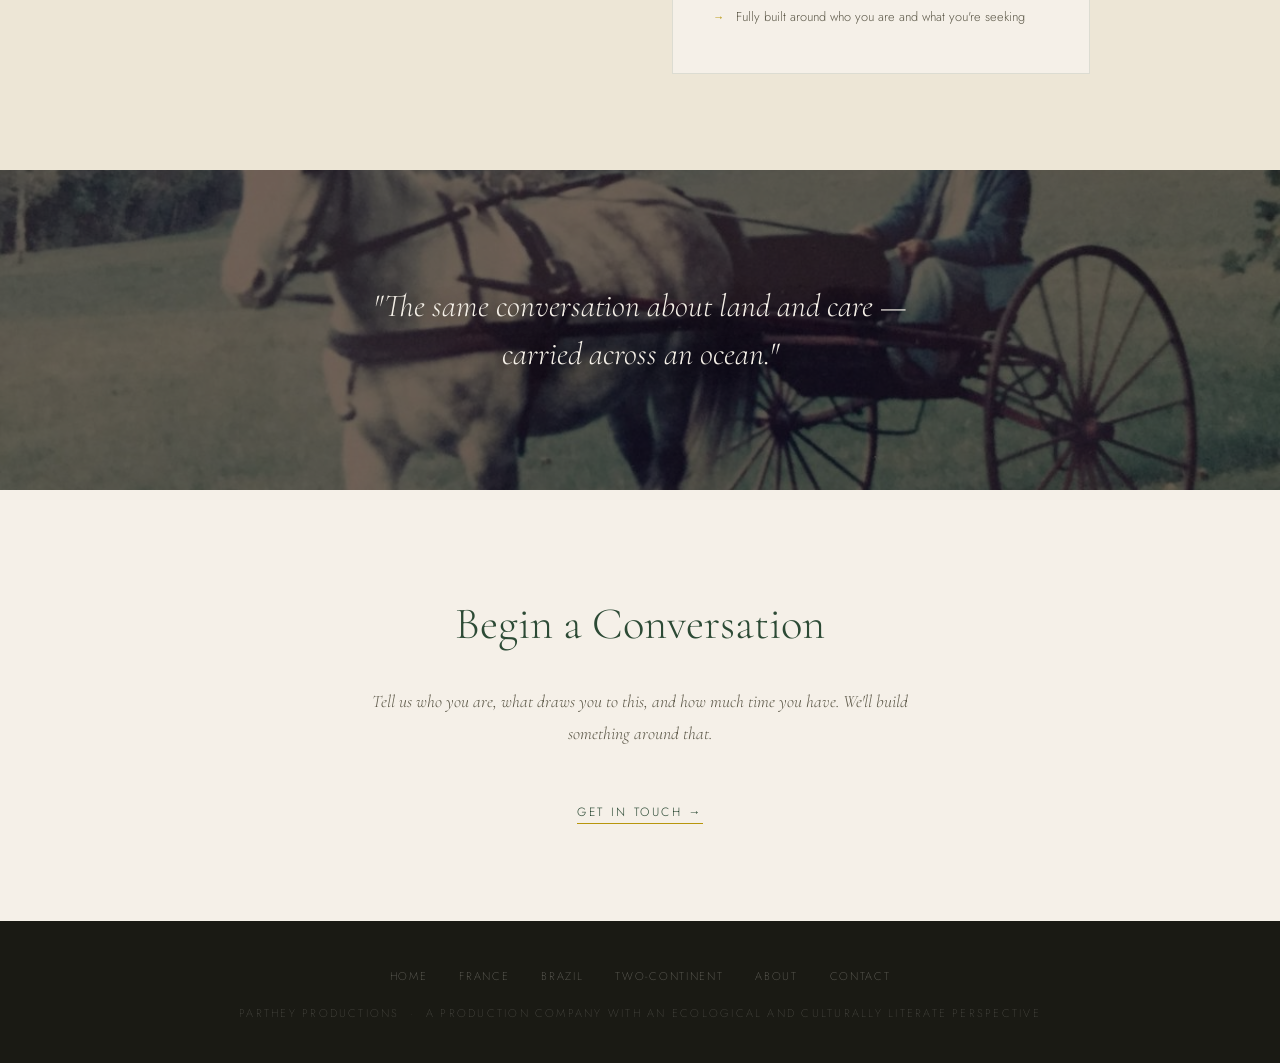
<file: journey.html>
<!DOCTYPE html>
<html lang="en">
<head>
<meta charset="UTF-8">
<meta name="viewport" content="width=device-width, initial-scale=1.0">
<title>The Two-Continent Journey · Parthey Productions</title>
<link rel="stylesheet" href="../css/main.css">
</head>
<body>

<nav>
  <a href="../index.html" class="nav-logo">Parthey <em>Productions</em></a>
  <ul class="nav-links" id="navLinks">
    <li><a href="../index.html">Home</a></li>
    <li><a href="france.html">France</a></li>
    <li><a href="brazil.html">Brazil</a></li>
    <li><a href="journey.html" class="active">Two-Continent</a></li>
    <li><a href="about.html">About</a></li>
    <li><a href="contact.html">Contact</a></li>
  </ul>
  <div class="nav-hamburger" onclick="document.getElementById('navLinks').classList.toggle('open')">
    <span></span><span></span><span></span>
  </div>
</nav>

<div class="page-hero">
  <div class="page-hero-bg" style="background-image: url('../images/table_outside.jpg'); background-position: center 60%;"></div>
  <div class="page-hero-content">
    <span class="page-eyebrow">Our Signature Offering</span>
    <h1 class="page-title">The Two-Continent <em>Journey</em></h1>
  </div>
</div>

<section style="padding: 5rem 0 3rem;">
  <div class="container-narrow reveal">
    <div class="prose" style="text-align:center;">
      <p>This is the experience that only we can offer, because both places are genuinely ours.</p>
      <div class="divider"></div>
      <p>The same values in two completely different expressions: the ancient agricultural landscape of the Jura, where a family has farmed the same floodplain for generations, and the living ecological frontier of coastal Brazil, where a new food culture is being built in the shadow of the Atlantic Forest. The same conversation about land, care, and what endures — carried across an ocean.</p>
    </div>
  </div>
</section>

<div class="photo-strip two reveal">
  <img src="../images/chateau_exterior.jpg" alt="Chateau de Parthey, Franche-Comté">
  <img src="../images/grounds.jpg" alt="The landscape of Florianópolis">
</div>

<div class="section-header reveal">
  <span class="section-label">How It Works</span>
  <h2 class="section-title">The Journey</h2>
</div>

<section class="itinerary-section">
  <div class="itinerary-inner">
    <div class="itinerary-header reveal">
      <span class="section-label">An Outline</span>
      <h2 class="section-title" style="color:var(--cream);">Three to Four Weeks</h2>
    </div>
    <div class="itinerary-days">
      <div class="day reveal">
        <div class="day-marker"><div class="day-dot"></div><span class="day-label">Week 1</span></div>
        <div class="day-content">
          <h3 class="day-title">Arrive in France — Chateau de Parthey</h3>
          <p class="day-desc">Settle into the chateau. The Jura at its own pace — the farm, the fruitière, the wine country, the cave where the cheese ages. Seven nights in Franche-Comté with full Comté immersion programming.</p>
        </div>
      </div>
      <div class="day reveal">
        <div class="day-marker"><div class="day-dot"></div><span class="day-label">Transit</span></div>
        <div class="day-content">
          <h3 class="day-title">Optional Paris or Geneva Interlude</h3>
          <p class="day-desc">A night or two between continents, if you want it. We can suggest specific things worth doing in both cities that connect to the themes of the journey.</p>
        </div>
      </div>
      <div class="day reveal">
        <div class="day-marker"><div class="day-dot"></div><span class="day-label">Week 2–3</span></div>
        <div class="day-content">
          <h3 class="day-title">Arrive in Brazil — Florianópolis</h3>
          <p class="day-desc">Into the other world. The island, the Atlantic Forest, the farmers at the feiras, the agroecological cooperative farms of Santa Catarina. Seven to ten nights with full ecological and cultural immersion programming.</p>
        </div>
      </div>
      <div class="day reveal">
        <div class="day-marker"><div class="day-dot"></div><span class="day-label">Optional</span></div>
        <div class="day-content">
          <h3 class="day-title">Documentary Extension</h3>
          <p class="day-desc">For those who want to make something as well as experience it — a documentary component can be added to either or both legs. You leave with your own film. We guide the process.</p>
        </div>
      </div>
      <div class="day reveal">
        <div class="day-marker"><div class="day-dot"></div><span class="day-label">Return</span></div>
        <div class="day-content">
          <h3 class="day-title">What You Carry Home</h3>
          <p class="day-desc">Two landscapes, two food cultures, two expressions of the same underlying question — what does it mean to tend something well over time. The rest is yours.</p>
        </div>
      </div>
    </div>
  </div>
</section>

<!-- BRIDGE BLOCK -->
<section class="bridge-block">
  <div class="bridge-inner">
    <div class="bridge-text reveal">
      <span class="section-label">Pricing</span>
      <h2 class="section-title">Price on Application</h2>
      <p class="bridge-body">The two-continent journey is entirely bespoke. We build it around who you are, how long you have, and what you're looking for. Pricing reflects the full programming on both ends — there are no hidden costs and no standard packages.</p>
      <p class="bridge-body" style="margin-top:1rem;">We begin with a conversation. Write to us and tell us what draws you to this.</p>
    </div>
    <div class="cta-card reveal">
      <span class="cta-price-label">The Two-Continent Journey</span>
      <div class="cta-price">POA</div>
      <p class="cta-price-sub">Bespoke pricing · 3–4 weeks · 2–6 travellers</p>
      <ul class="cta-list">
        <li>7 nights at Chateau de Parthey with full Comté programming</li>
        <li>7–10 nights in Florianópolis with ecological immersion</li>
        <li>Both founders present throughout</li>
        <li>All logistics, introductions, and translation included</li>
        <li>Optional documentary component — take your own film home</li>
        <li>Fully built around who you are and what you're seeking</li>
      </ul>
    </div>
  </div>
</section>

<div class="quote-bleed reveal">
  <img src="../images/horse.jpg" alt="Horse and carriage on the estate">
  <div class="quote-bleed-text">
    <p>"The same conversation about land and care — carried across an ocean."</p>
  </div>
</div>

<section class="closing-section">
  <div class="closing-inner reveal">
    <h2 class="closing-title">Begin a Conversation</h2>
    <p class="closing-body">Tell us who you are, what draws you to this, and how much time you have. We'll build something around that.</p>
    <a href="contact.html" style="font-family:'Jost',sans-serif;font-weight:300;font-size:0.75rem;letter-spacing:0.2em;text-transform:uppercase;color:var(--forest);text-decoration:none;border-bottom:1px solid var(--gold);padding-bottom:2px;">Get in Touch →</a>
  </div>
</section>

<footer>
  <ul class="footer-links">
    <li><a href="../index.html">Home</a></li>
    <li><a href="france.html">France</a></li>
    <li><a href="brazil.html">Brazil</a></li>
    <li><a href="journey.html">Two-Continent</a></li>
    <li><a href="about.html">About</a></li>
    <li><a href="contact.html">Contact</a></li>
  </ul>
  <p>Parthey Productions &nbsp;·&nbsp; A production company with an ecological and culturally literate perspective</p>
</footer>

<script>
  const reveals = document.querySelectorAll('.reveal');
  const obs = new IntersectionObserver(entries => {
    entries.forEach((e,i) => { if(e.isIntersecting){ setTimeout(()=>e.target.classList.add('visible'),i*80); obs.unobserve(e.target); } });
  }, {threshold:0.1, rootMargin:'0px 0px -40px 0px'});
  reveals.forEach(el=>obs.observe(el));
</script>
</body>
</html>
</file>
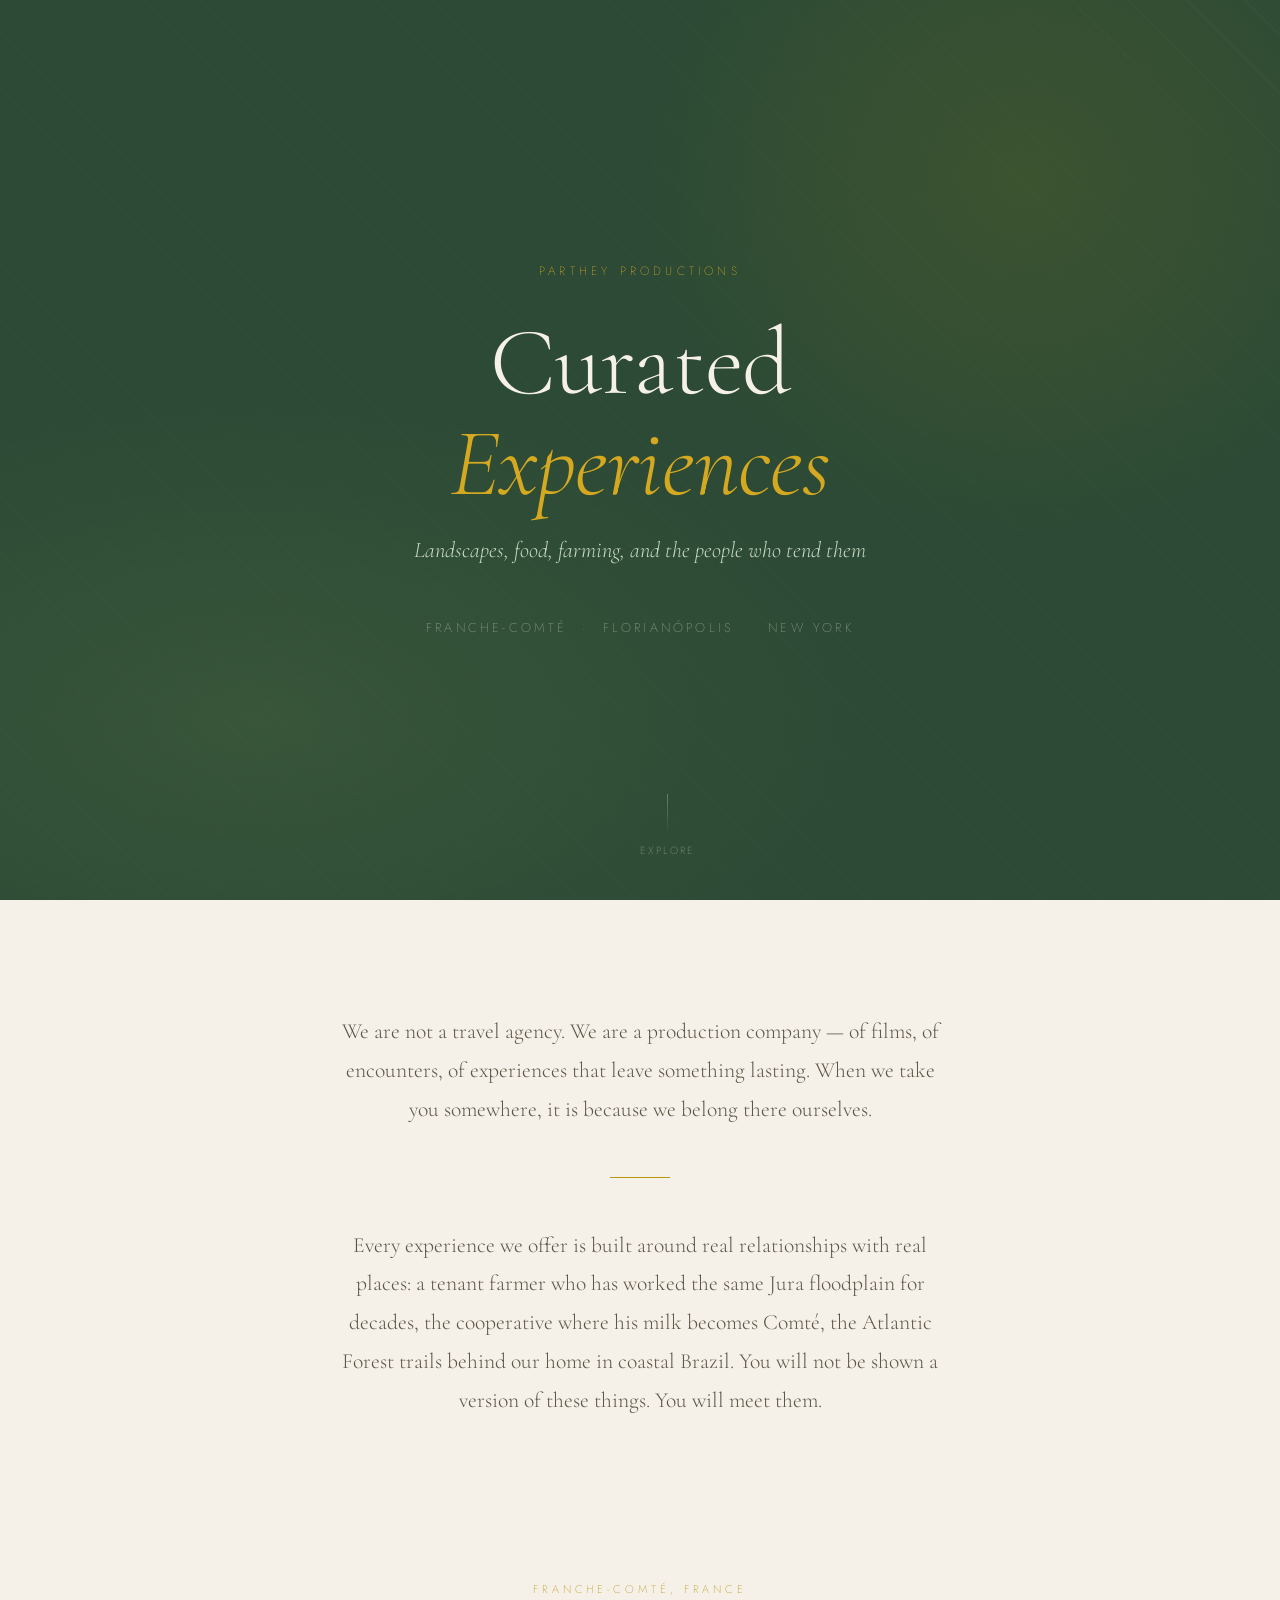
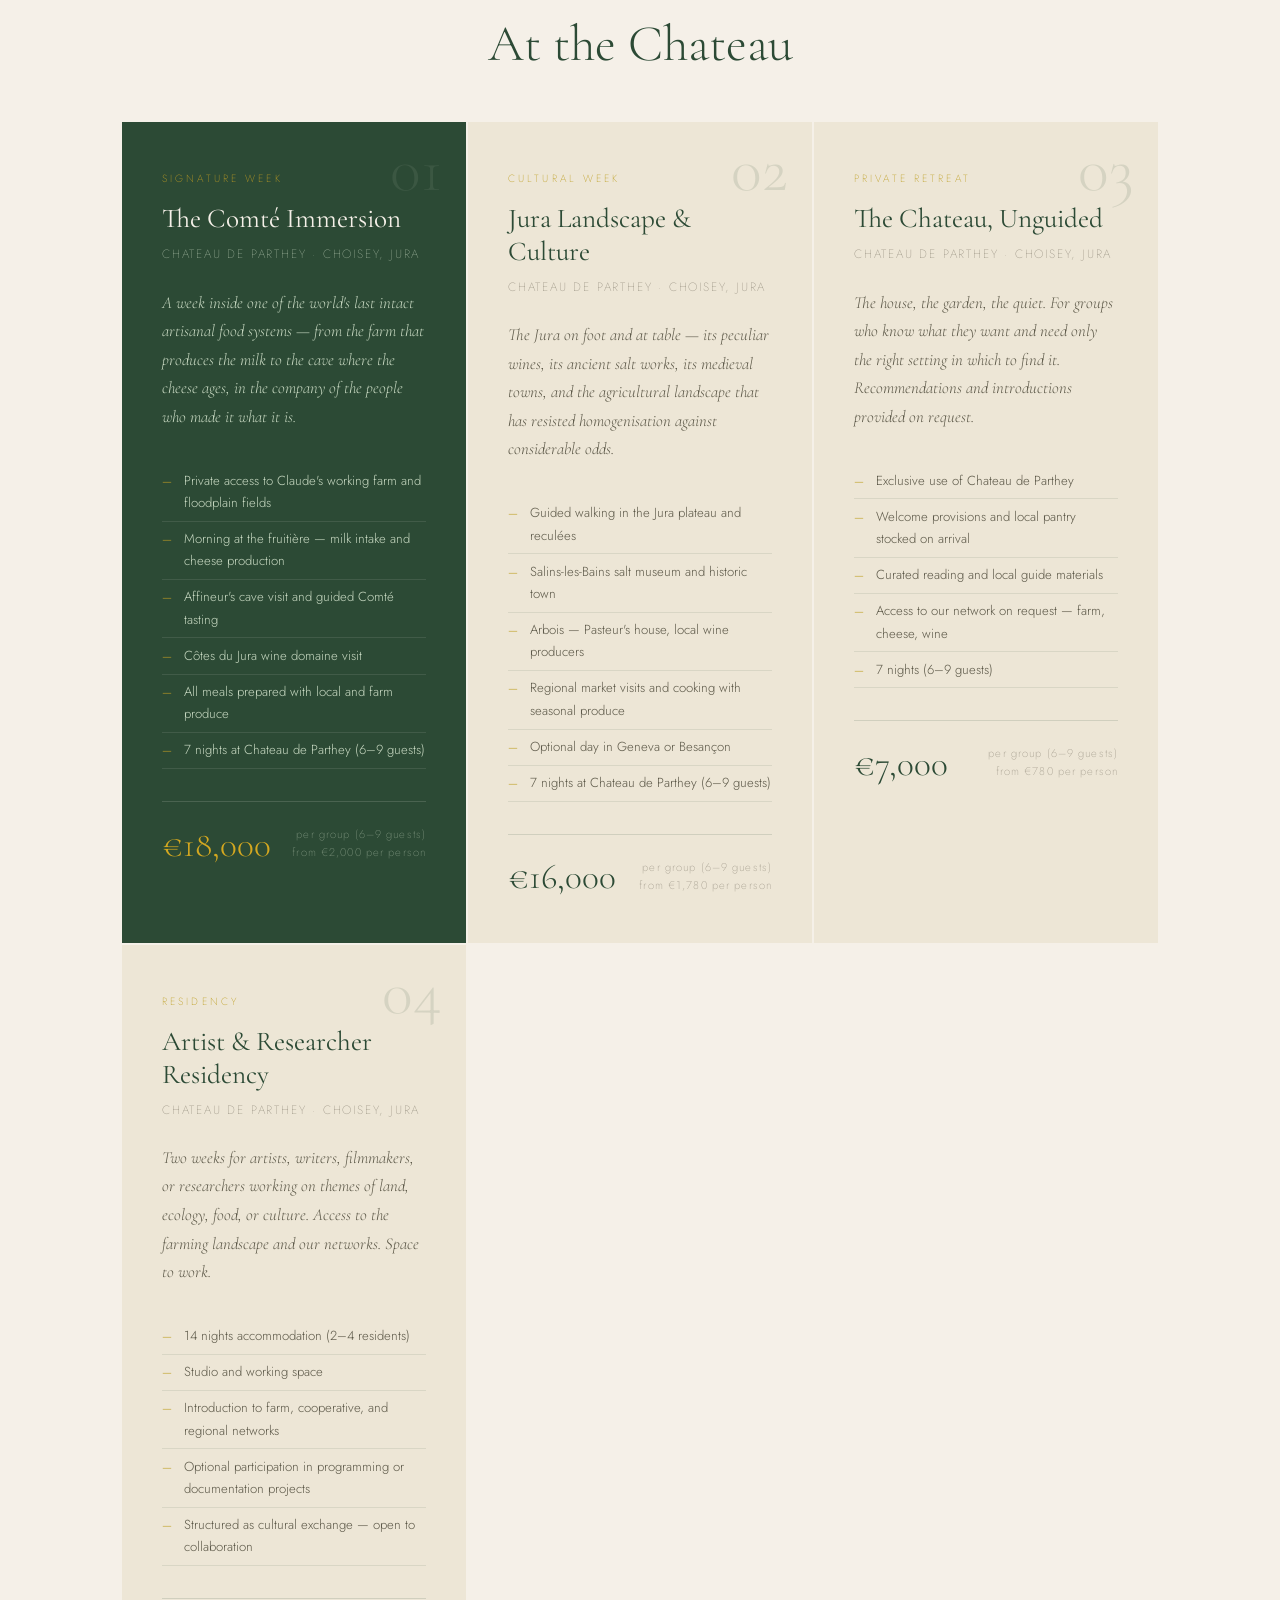
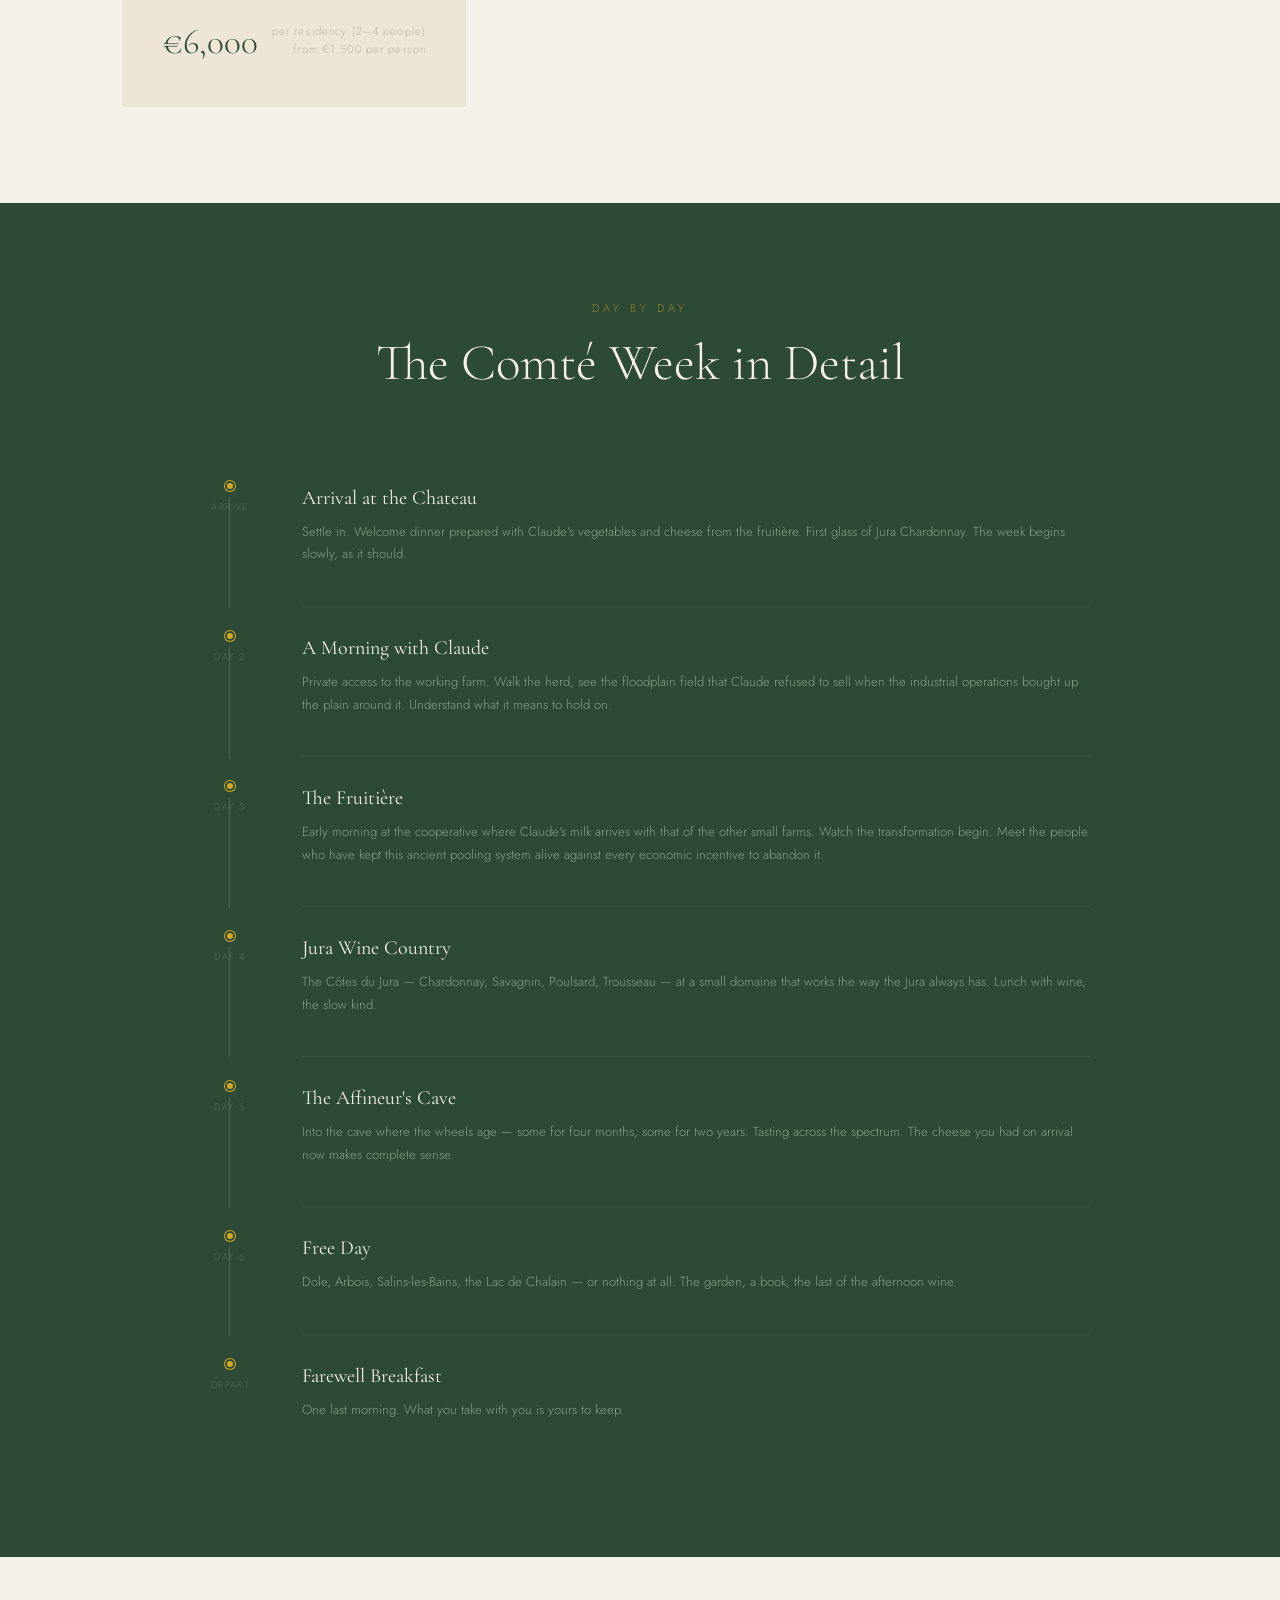
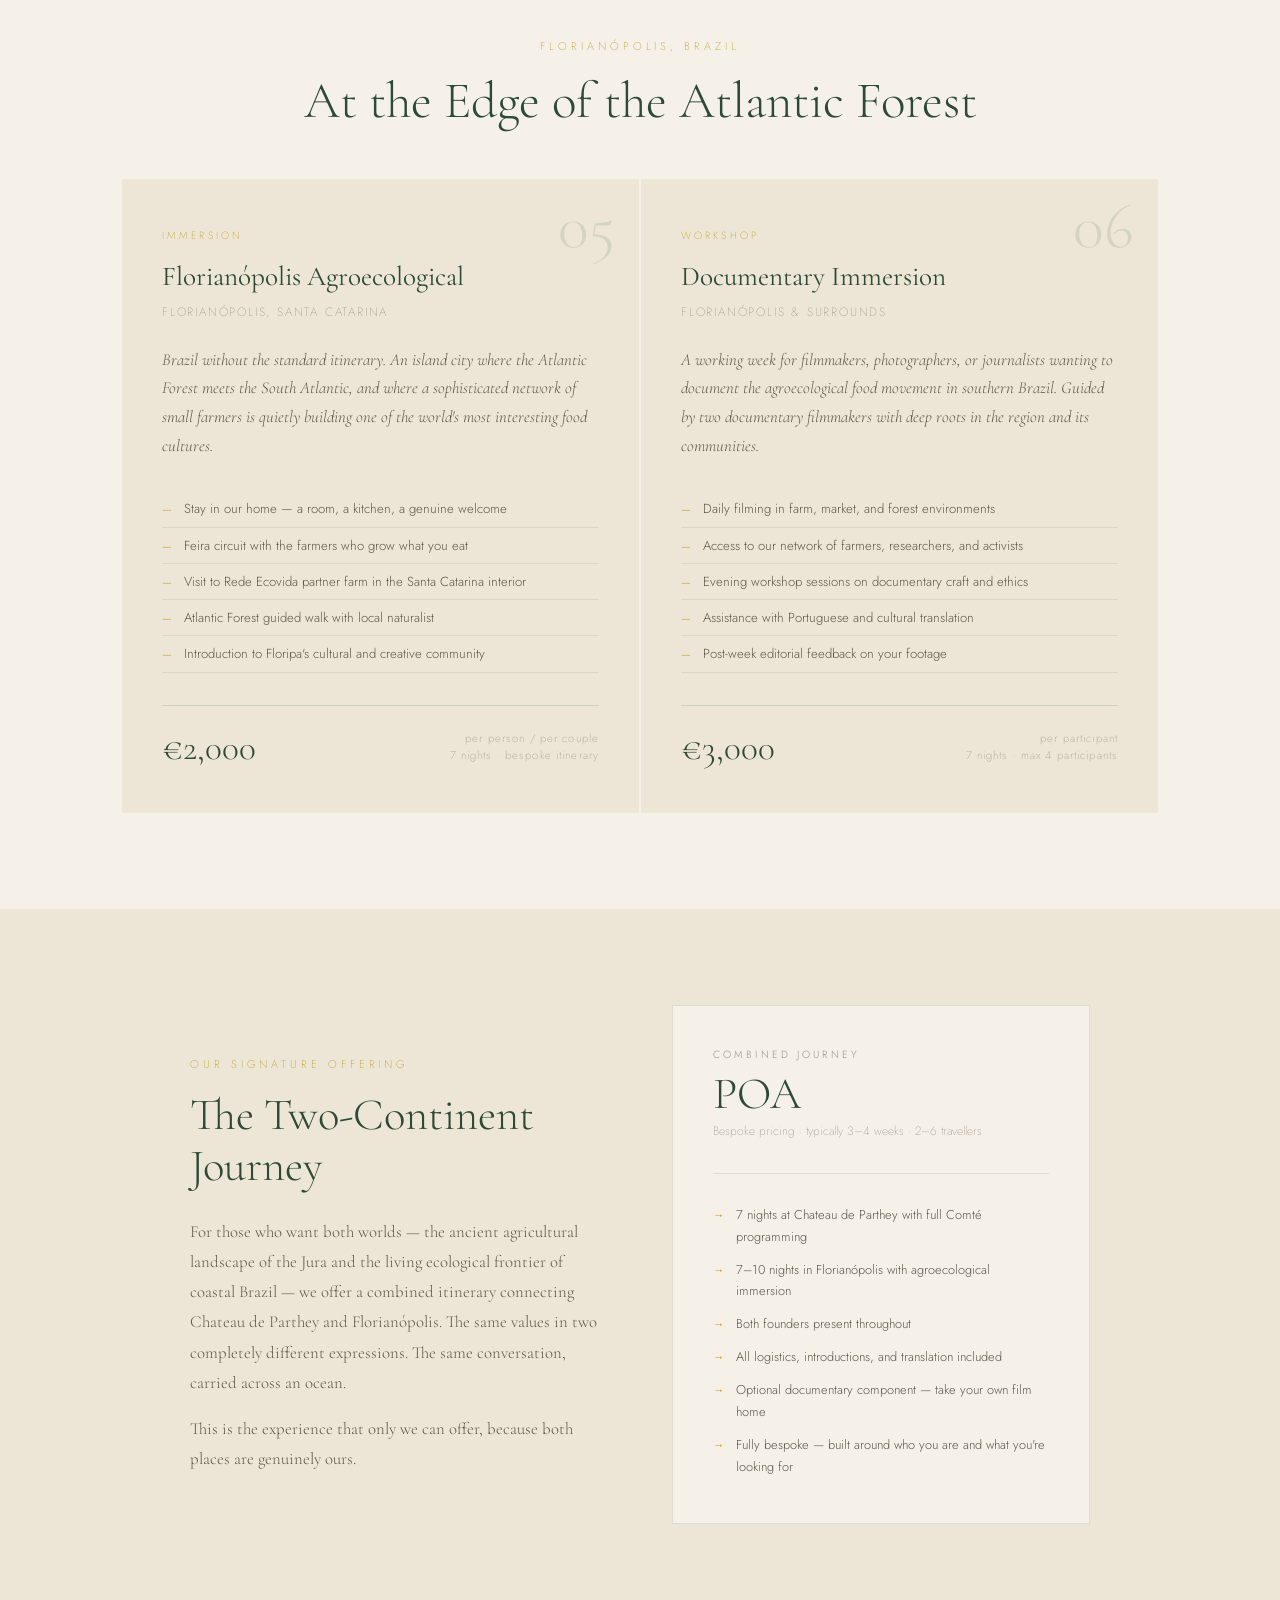
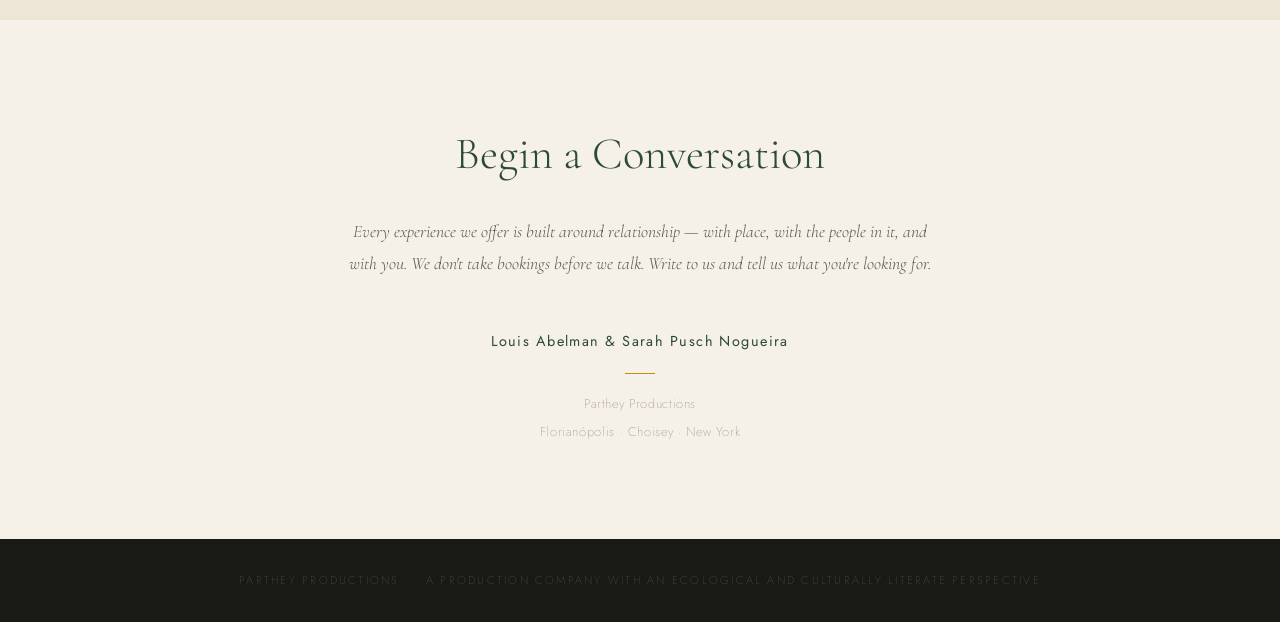
<file: parthey_experiences.html>
<!DOCTYPE html>
<html lang="en">
<head>
<meta charset="UTF-8">
<meta name="viewport" content="width=device-width, initial-scale=1.0">
<title>Parthey Productions — Curated Experiences</title>
<link href="https://fonts.googleapis.com/css2?family=Cormorant+Garamond:ital,wght@0,300;0,400;0,600;1,300;1,400&family=Jost:wght@200;300;400&display=swap" rel="stylesheet">
<style>
  *, *::before, *::after { box-sizing: border-box; margin: 0; padding: 0; }

  :root {
    --cream: #F5F0E8;
    --parchment: #EDE6D6;
    --forest: #2C4A35;
    --moss: #4A6741;
    --sage: #7A9B6E;
    --light-sage: #C8D9C2;
    --gold: #B8960C;
    --warm-gold: #D4A820;
    --ink: #1A1A14;
    --mid: #5C5848;
    --light: #9B9485;
  }

  html { scroll-behavior: smooth; }

  body {
    font-family: 'Jost', sans-serif;
    background-color: var(--cream);
    color: var(--ink);
    font-weight: 300;
    line-height: 1.7;
  }

  /* HERO */
  .hero {
    min-height: 100vh;
    background-color: var(--forest);
    display: flex;
    flex-direction: column;
    align-items: center;
    justify-content: center;
    padding: 4rem 2rem;
    position: relative;
    overflow: hidden;
  }

  .hero::before {
    content: '';
    position: absolute;
    inset: 0;
    background: 
      radial-gradient(ellipse 80% 60% at 20% 80%, rgba(74,103,65,0.4) 0%, transparent 60%),
      radial-gradient(ellipse 60% 80% at 80% 20%, rgba(184,150,12,0.12) 0%, transparent 50%);
  }

  .hero-ornament {
    position: absolute;
    top: 0; left: 0; right: 0; bottom: 0;
    opacity: 0.04;
    background-image: repeating-linear-gradient(
      45deg,
      transparent,
      transparent 40px,
      rgba(255,255,255,0.5) 40px,
      rgba(255,255,255,0.5) 41px
    );
  }

  .hero-content {
    position: relative;
    text-align: center;
    max-width: 700px;
  }

  .hero-eyebrow {
    font-family: 'Jost', sans-serif;
    font-weight: 200;
    font-size: 0.75rem;
    letter-spacing: 0.35em;
    text-transform: uppercase;
    color: var(--warm-gold);
    margin-bottom: 2rem;
    opacity: 0;
    animation: fadeUp 1s ease 0.3s forwards;
  }

  .hero-title {
    font-family: 'Cormorant Garamond', serif;
    font-weight: 300;
    font-size: clamp(3rem, 8vw, 6rem);
    color: var(--cream);
    line-height: 1.05;
    letter-spacing: -0.01em;
    margin-bottom: 1rem;
    opacity: 0;
    animation: fadeUp 1s ease 0.5s forwards;
  }

  .hero-title em {
    font-style: italic;
    color: var(--warm-gold);
  }

  .hero-subtitle {
    font-family: 'Cormorant Garamond', serif;
    font-weight: 300;
    font-style: italic;
    font-size: clamp(1rem, 2.5vw, 1.4rem);
    color: var(--light-sage);
    margin-bottom: 3rem;
    opacity: 0;
    animation: fadeUp 1s ease 0.7s forwards;
  }

  .hero-locations {
    font-family: 'Jost', sans-serif;
    font-weight: 200;
    font-size: 0.8rem;
    letter-spacing: 0.25em;
    text-transform: uppercase;
    color: rgba(245,240,232,0.5);
    opacity: 0;
    animation: fadeUp 1s ease 0.9s forwards;
  }

  .hero-scroll {
    position: absolute;
    bottom: 2.5rem;
    left: 50%;
    transform: translateX(-50%);
    display: flex;
    flex-direction: column;
    align-items: center;
    gap: 0.5rem;
    color: rgba(245,240,232,0.3);
    font-size: 0.65rem;
    letter-spacing: 0.2em;
    text-transform: uppercase;
    opacity: 0;
    animation: fadeUp 1s ease 1.4s forwards;
  }

  .scroll-line {
    width: 1px;
    height: 40px;
    background: linear-gradient(to bottom, rgba(245,240,232,0.3), transparent);
    animation: scrollLine 2s ease-in-out infinite;
  }

  @keyframes scrollLine {
    0%, 100% { opacity: 0.3; transform: scaleY(1); }
    50% { opacity: 0.8; transform: scaleY(1.2); }
  }

  /* INTRO */
  .intro {
    max-width: 680px;
    margin: 0 auto;
    padding: 7rem 2rem 5rem;
    text-align: center;
  }

  .intro p {
    font-family: 'Cormorant Garamond', serif;
    font-size: clamp(1.1rem, 2vw, 1.35rem);
    font-weight: 300;
    color: var(--mid);
    line-height: 1.8;
  }

  .intro p + p { margin-top: 1.5rem; }

  .intro-rule {
    width: 60px;
    height: 1px;
    background: var(--gold);
    margin: 3rem auto;
  }

  /* SECTION HEADERS */
  .section-header {
    text-align: center;
    padding: 5rem 2rem 3rem;
  }

  .section-label {
    font-family: 'Jost', sans-serif;
    font-weight: 200;
    font-size: 0.7rem;
    letter-spacing: 0.35em;
    text-transform: uppercase;
    color: var(--gold);
    display: block;
    margin-bottom: 1rem;
  }

  .section-title {
    font-family: 'Cormorant Garamond', serif;
    font-weight: 300;
    font-size: clamp(2rem, 5vw, 3.2rem);
    color: var(--forest);
    line-height: 1.15;
  }

  /* EXPERIENCE CARDS */
  .experiences {
    max-width: 1100px;
    margin: 0 auto;
    padding: 0 2rem 6rem;
    display: grid;
    grid-template-columns: repeat(auto-fit, minmax(320px, 1fr));
    gap: 2px;
  }

  .card {
    background: var(--parchment);
    padding: 3rem 2.5rem;
    position: relative;
    overflow: hidden;
    transition: transform 0.4s ease;
    cursor: default;
  }

  .card::before {
    content: '';
    position: absolute;
    top: 0; left: 0; right: 0;
    height: 3px;
    background: linear-gradient(90deg, var(--forest), var(--gold));
    transform: scaleX(0);
    transform-origin: left;
    transition: transform 0.4s ease;
  }

  .card:hover { transform: translateY(-4px); }
  .card:hover::before { transform: scaleX(1); }

  .card.featured {
    background: var(--forest);
    grid-column: span 1;
  }

  .card-number {
    font-family: 'Cormorant Garamond', serif;
    font-size: 4rem;
    font-weight: 300;
    color: rgba(44,74,53,0.12);
    position: absolute;
    top: 1rem;
    right: 1.5rem;
    line-height: 1;
  }

  .card.featured .card-number { color: rgba(245,240,232,0.08); }

  .card-tag {
    font-family: 'Jost', sans-serif;
    font-weight: 200;
    font-size: 0.65rem;
    letter-spacing: 0.3em;
    text-transform: uppercase;
    color: var(--gold);
    display: block;
    margin-bottom: 1rem;
  }

  .card.featured .card-tag { color: var(--warm-gold); }

  .card-title {
    font-family: 'Cormorant Garamond', serif;
    font-size: 1.7rem;
    font-weight: 400;
    color: var(--forest);
    line-height: 1.2;
    margin-bottom: 0.5rem;
  }

  .card.featured .card-title { color: var(--cream); }

  .card-location {
    font-family: 'Jost', sans-serif;
    font-weight: 200;
    font-size: 0.75rem;
    letter-spacing: 0.15em;
    color: var(--light);
    margin-bottom: 1.5rem;
    text-transform: uppercase;
  }

  .card.featured .card-location { color: var(--light-sage); opacity: 0.7; }

  .card-desc {
    font-family: 'Cormorant Garamond', serif;
    font-size: 1.05rem;
    font-weight: 300;
    font-style: italic;
    color: var(--mid);
    line-height: 1.7;
    margin-bottom: 2rem;
  }

  .card.featured .card-desc { color: var(--light-sage); }

  .card-includes {
    list-style: none;
    margin-bottom: 2rem;
  }

  .card-includes li {
    font-family: 'Jost', sans-serif;
    font-size: 0.82rem;
    font-weight: 300;
    color: var(--mid);
    padding: 0.4rem 0;
    border-bottom: 1px solid rgba(44,74,53,0.1);
    display: flex;
    align-items: baseline;
    gap: 0.75rem;
  }

  .card.featured .card-includes li {
    color: var(--light-sage);
    border-bottom-color: rgba(245,240,232,0.1);
  }

  .card-includes li::before {
    content: '—';
    color: var(--gold);
    font-size: 0.7rem;
    flex-shrink: 0;
  }

  .card.featured .card-includes li::before { color: var(--warm-gold); }

  .card-pricing {
    display: flex;
    align-items: flex-end;
    justify-content: space-between;
    padding-top: 1.5rem;
    border-top: 1px solid rgba(44,74,53,0.15);
  }

  .card.featured .card-pricing { border-top-color: rgba(245,240,232,0.15); }

  .price-main {
    font-family: 'Cormorant Garamond', serif;
    font-size: 2.2rem;
    font-weight: 300;
    color: var(--forest);
    line-height: 1;
  }

  .card.featured .price-main { color: var(--warm-gold); }

  .price-detail {
    font-family: 'Jost', sans-serif;
    font-size: 0.7rem;
    font-weight: 200;
    color: var(--light);
    letter-spacing: 0.1em;
    text-align: right;
    line-height: 1.6;
  }

  .card.featured .price-detail { color: rgba(200,217,194,0.6); }

  /* ITINERARY SECTION */
  .itinerary-section {
    background: var(--forest);
    padding: 6rem 2rem;
  }

  .itinerary-inner {
    max-width: 900px;
    margin: 0 auto;
  }

  .itinerary-header {
    text-align: center;
    margin-bottom: 4rem;
  }

  .itinerary-header .section-label { color: var(--warm-gold); }

  .itinerary-header .section-title { color: var(--cream); }

  .itinerary-days {
    display: flex;
    flex-direction: column;
    gap: 0;
  }

  .day {
    display: grid;
    grid-template-columns: 80px 1fr;
    gap: 0 2rem;
    position: relative;
  }

  .day::after {
    content: '';
    position: absolute;
    left: 39px;
    top: 2.5rem;
    bottom: -1px;
    width: 1px;
    background: rgba(200,217,194,0.2);
  }

  .day:last-child::after { display: none; }

  .day-marker {
    display: flex;
    flex-direction: column;
    align-items: center;
    padding-top: 1.5rem;
  }

  .day-dot {
    width: 10px;
    height: 10px;
    border-radius: 50%;
    background: var(--warm-gold);
    border: 2px solid var(--forest);
    box-shadow: 0 0 0 1px var(--warm-gold);
    position: relative;
    z-index: 1;
    flex-shrink: 0;
  }

  .day-label {
    font-family: 'Jost', sans-serif;
    font-size: 0.6rem;
    font-weight: 200;
    letter-spacing: 0.15em;
    text-transform: uppercase;
    color: rgba(200,217,194,0.4);
    margin-top: 0.5rem;
    text-align: center;
  }

  .day-content {
    padding: 1.5rem 0 2.5rem;
    border-bottom: 1px solid rgba(200,217,194,0.08);
  }

  .day:last-child .day-content { border-bottom: none; }

  .day-title {
    font-family: 'Cormorant Garamond', serif;
    font-size: 1.25rem;
    font-weight: 400;
    color: var(--cream);
    margin-bottom: 0.4rem;
  }

  .day-desc {
    font-family: 'Jost', sans-serif;
    font-size: 0.82rem;
    font-weight: 300;
    color: rgba(200,217,194,0.6);
    line-height: 1.7;
  }

  /* BRIDGE EXPERIENCE */
  .bridge-section {
    background: var(--parchment);
    padding: 6rem 2rem;
  }

  .bridge-inner {
    max-width: 900px;
    margin: 0 auto;
    display: grid;
    grid-template-columns: 1fr 1fr;
    gap: 4rem;
    align-items: center;
  }

  @media (max-width: 680px) {
    .bridge-inner { grid-template-columns: 1fr; gap: 2rem; }
  }

  .bridge-text .section-label { text-align: left; }
  .bridge-text .section-title { text-align: left; font-size: clamp(1.8rem, 4vw, 2.8rem); }

  .bridge-body {
    font-family: 'Cormorant Garamond', serif;
    font-size: 1.05rem;
    font-weight: 300;
    color: var(--mid);
    line-height: 1.8;
    margin-top: 1.5rem;
  }

  .bridge-card {
    background: var(--cream);
    border: 1px solid rgba(44,74,53,0.12);
    padding: 2.5rem;
  }

  .bridge-price-block {
    margin-bottom: 2rem;
  }

  .bridge-price-label {
    font-family: 'Jost', sans-serif;
    font-size: 0.65rem;
    letter-spacing: 0.3em;
    text-transform: uppercase;
    color: var(--light);
    display: block;
    margin-bottom: 0.5rem;
  }

  .bridge-price {
    font-family: 'Cormorant Garamond', serif;
    font-size: 2.8rem;
    font-weight: 300;
    color: var(--forest);
    line-height: 1;
  }

  .bridge-price-sub {
    font-family: 'Jost', sans-serif;
    font-size: 0.75rem;
    font-weight: 200;
    color: var(--light);
    margin-top: 0.25rem;
  }

  .bridge-includes {
    list-style: none;
    margin-top: 1.5rem;
    padding-top: 1.5rem;
    border-top: 1px solid rgba(44,74,53,0.1);
  }

  .bridge-includes li {
    font-family: 'Jost', sans-serif;
    font-size: 0.8rem;
    font-weight: 300;
    color: var(--mid);
    padding: 0.35rem 0;
    display: flex;
    gap: 0.75rem;
    align-items: baseline;
  }

  .bridge-includes li::before {
    content: '→';
    color: var(--gold);
    font-size: 0.7rem;
    flex-shrink: 0;
  }

  /* CLOSING */
  .closing {
    background: var(--cream);
    padding: 6rem 2rem;
    text-align: center;
  }

  .closing-inner { max-width: 600px; margin: 0 auto; }

  .closing-title {
    font-family: 'Cormorant Garamond', serif;
    font-size: clamp(1.8rem, 4vw, 2.8rem);
    font-weight: 300;
    color: var(--forest);
    margin-bottom: 1.5rem;
  }

  .closing-body {
    font-family: 'Cormorant Garamond', serif;
    font-size: 1.1rem;
    font-weight: 300;
    font-style: italic;
    color: var(--mid);
    line-height: 1.8;
    margin-bottom: 3rem;
  }

  .contact-block {
    display: inline-flex;
    flex-direction: column;
    align-items: center;
    gap: 0.4rem;
  }

  .contact-name {
    font-family: 'Jost', sans-serif;
    font-weight: 400;
    font-size: 0.9rem;
    color: var(--forest);
    letter-spacing: 0.1em;
  }

  .contact-detail {
    font-family: 'Jost', sans-serif;
    font-weight: 200;
    font-size: 0.8rem;
    color: var(--light);
    letter-spacing: 0.05em;
  }

  .contact-rule {
    width: 30px;
    height: 1px;
    background: var(--gold);
    margin: 0.8rem auto;
  }

  /* FOOTER */
  footer {
    background: var(--ink);
    padding: 2rem;
    text-align: center;
  }

  footer p {
    font-family: 'Jost', sans-serif;
    font-weight: 200;
    font-size: 0.7rem;
    letter-spacing: 0.2em;
    text-transform: uppercase;
    color: rgba(245,240,232,0.25);
  }

  /* ANIMATIONS */
  @keyframes fadeUp {
    from { opacity: 0; transform: translateY(20px); }
    to { opacity: 1; transform: translateY(0); }
  }

  .reveal {
    opacity: 0;
    transform: translateY(24px);
    transition: opacity 0.7s ease, transform 0.7s ease;
  }

  .reveal.visible {
    opacity: 1;
    transform: translateY(0);
  }
</style>
</head>
<body>

<section class="hero">
  <div class="hero-ornament"></div>
  <div class="hero-content">
    <p class="hero-eyebrow">Parthey Productions</p>
    <h1 class="hero-title">Curated<br><em>Experiences</em></h1>
    <p class="hero-subtitle">Landscapes, food, farming, and the people who tend them</p>
    <p class="hero-locations">Franche-Comté &nbsp;·&nbsp; Florianópolis &nbsp;·&nbsp; New York</p>
  </div>
  <div class="hero-scroll">
    <div class="scroll-line"></div>
    <span>Explore</span>
  </div>
</section>

<section class="intro">
  <p>We are not a travel agency. We are a production company — of films, of encounters, of experiences that leave something lasting. When we take you somewhere, it is because we belong there ourselves.</p>
  <div class="intro-rule"></div>
  <p>Every experience we offer is built around real relationships with real places: a tenant farmer who has worked the same Jura floodplain for decades, the cooperative where his milk becomes Comté, the Atlantic Forest trails behind our home in coastal Brazil. You will not be shown a version of these things. You will meet them.</p>
</section>

<!-- FRANCE EXPERIENCES -->
<div class="section-header reveal">
  <span class="section-label">Franche-Comté, France</span>
  <h2 class="section-title">At the Chateau</h2>
</div>

<div class="experiences">

  <div class="card featured reveal">
    <span class="card-number">01</span>
    <span class="card-tag">Signature Week</span>
    <h3 class="card-title">The Comté Immersion</h3>
    <p class="card-location">Chateau de Parthey · Choisey, Jura</p>
    <p class="card-desc">A week inside one of the world's last intact artisanal food systems — from the farm that produces the milk to the cave where the cheese ages, in the company of the people who made it what it is.</p>
    <ul class="card-includes">
      <li>Private access to Claude's working farm and floodplain fields</li>
      <li>Morning at the fruitière — milk intake and cheese production</li>
      <li>Affineur's cave visit and guided Comté tasting</li>
      <li>Côtes du Jura wine domaine visit</li>
      <li>All meals prepared with local and farm produce</li>
      <li>7 nights at Chateau de Parthey (6–9 guests)</li>
    </ul>
    <div class="card-pricing">
      <div class="price-main">€18,000</div>
      <div class="price-detail">per group (6–9 guests)<br>from €2,000 per person</div>
    </div>
  </div>

  <div class="card reveal">
    <span class="card-number">02</span>
    <span class="card-tag">Cultural Week</span>
    <h3 class="card-title">Jura Landscape & Culture</h3>
    <p class="card-location">Chateau de Parthey · Choisey, Jura</p>
    <p class="card-desc">The Jura on foot and at table — its peculiar wines, its ancient salt works, its medieval towns, and the agricultural landscape that has resisted homogenisation against considerable odds.</p>
    <ul class="card-includes">
      <li>Guided walking in the Jura plateau and reculées</li>
      <li>Salins-les-Bains salt museum and historic town</li>
      <li>Arbois — Pasteur's house, local wine producers</li>
      <li>Regional market visits and cooking with seasonal produce</li>
      <li>Optional day in Geneva or Besançon</li>
      <li>7 nights at Chateau de Parthey (6–9 guests)</li>
    </ul>
    <div class="card-pricing">
      <div class="price-main">€16,000</div>
      <div class="price-detail">per group (6–9 guests)<br>from €1,780 per person</div>
    </div>
  </div>

  <div class="card reveal">
    <span class="card-number">03</span>
    <span class="card-tag">Private Retreat</span>
    <h3 class="card-title">The Chateau, Unguided</h3>
    <p class="card-location">Chateau de Parthey · Choisey, Jura</p>
    <p class="card-desc">The house, the garden, the quiet. For groups who know what they want and need only the right setting in which to find it. Recommendations and introductions provided on request.</p>
    <ul class="card-includes">
      <li>Exclusive use of Chateau de Parthey</li>
      <li>Welcome provisions and local pantry stocked on arrival</li>
      <li>Curated reading and local guide materials</li>
      <li>Access to our network on request — farm, cheese, wine</li>
      <li>7 nights (6–9 guests)</li>
    </ul>
    <div class="card-pricing">
      <div class="price-main">€7,000</div>
      <div class="price-detail">per group (6–9 guests)<br>from €780 per person</div>
    </div>
  </div>

  <div class="card reveal">
    <span class="card-number">04</span>
    <span class="card-tag">Residency</span>
    <h3 class="card-title">Artist & Researcher Residency</h3>
    <p class="card-location">Chateau de Parthey · Choisey, Jura</p>
    <p class="card-desc">Two weeks for artists, writers, filmmakers, or researchers working on themes of land, ecology, food, or culture. Access to the farming landscape and our networks. Space to work.</p>
    <ul class="card-includes">
      <li>14 nights accommodation (2–4 residents)</li>
      <li>Studio and working space</li>
      <li>Introduction to farm, cooperative, and regional networks</li>
      <li>Optional participation in programming or documentation projects</li>
      <li>Structured as cultural exchange — open to collaboration</li>
    </ul>
    <div class="card-pricing">
      <div class="price-main">€6,000</div>
      <div class="price-detail">per residency (2–4 people)<br>from €1,500 per person</div>
    </div>
  </div>

</div>

<!-- COMTÉ ITINERARY -->
<section class="itinerary-section">
  <div class="itinerary-inner">
    <div class="itinerary-header reveal">
      <span class="section-label">Day by Day</span>
      <h2 class="section-title" style="color: var(--cream);">The Comté Week in Detail</h2>
    </div>
    <div class="itinerary-days">
      <div class="day reveal">
        <div class="day-marker"><div class="day-dot"></div><span class="day-label">Arrive</span></div>
        <div class="day-content">
          <h3 class="day-title">Arrival at the Chateau</h3>
          <p class="day-desc">Settle in. Welcome dinner prepared with Claude's vegetables and cheese from the fruitière. First glass of Jura Chardonnay. The week begins slowly, as it should.</p>
        </div>
      </div>
      <div class="day reveal">
        <div class="day-marker"><div class="day-dot"></div><span class="day-label">Day 2</span></div>
        <div class="day-content">
          <h3 class="day-title">A Morning with Claude</h3>
          <p class="day-desc">Private access to the working farm. Walk the herd, see the floodplain field that Claude refused to sell when the industrial operations bought up the plain around it. Understand what it means to hold on.</p>
        </div>
      </div>
      <div class="day reveal">
        <div class="day-marker"><div class="day-dot"></div><span class="day-label">Day 3</span></div>
        <div class="day-content">
          <h3 class="day-title">The Fruitière</h3>
          <p class="day-desc">Early morning at the cooperative where Claude's milk arrives with that of the other small farms. Watch the transformation begin. Meet the people who have kept this ancient pooling system alive against every economic incentive to abandon it.</p>
        </div>
      </div>
      <div class="day reveal">
        <div class="day-marker"><div class="day-dot"></div><span class="day-label">Day 4</span></div>
        <div class="day-content">
          <h3 class="day-title">Jura Wine Country</h3>
          <p class="day-desc">The Côtes du Jura — Chardonnay, Savagnin, Poulsard, Trousseau — at a small domaine that works the way the Jura always has. Lunch with wine, the slow kind.</p>
        </div>
      </div>
      <div class="day reveal">
        <div class="day-marker"><div class="day-dot"></div><span class="day-label">Day 5</span></div>
        <div class="day-content">
          <h3 class="day-title">The Affineur's Cave</h3>
          <p class="day-desc">Into the cave where the wheels age — some for four months, some for two years. Tasting across the spectrum. The cheese you had on arrival now makes complete sense.</p>
        </div>
      </div>
      <div class="day reveal">
        <div class="day-marker"><div class="day-dot"></div><span class="day-label">Day 6</span></div>
        <div class="day-content">
          <h3 class="day-title">Free Day</h3>
          <p class="day-desc">Dole, Arbois, Salins-les-Bains, the Lac de Chalain — or nothing at all. The garden, a book, the last of the afternoon wine.</p>
        </div>
      </div>
      <div class="day reveal">
        <div class="day-marker"><div class="day-dot"></div><span class="day-label">Depart</span></div>
        <div class="day-content">
          <h3 class="day-title">Farewell Breakfast</h3>
          <p class="day-desc">One last morning. What you take with you is yours to keep.</p>
        </div>
      </div>
    </div>
  </div>
</section>

<!-- BRAZIL -->
<div class="section-header reveal">
  <span class="section-label">Florianópolis, Brazil</span>
  <h2 class="section-title">At the Edge of the Atlantic Forest</h2>
</div>

<div class="experiences">
  <div class="card reveal">
    <span class="card-number">05</span>
    <span class="card-tag">Immersion</span>
    <h3 class="card-title">Florianópolis Agroecological</h3>
    <p class="card-location">Florianópolis, Santa Catarina</p>
    <p class="card-desc">Brazil without the standard itinerary. An island city where the Atlantic Forest meets the South Atlantic, and where a sophisticated network of small farmers is quietly building one of the world's most interesting food cultures.</p>
    <ul class="card-includes">
      <li>Stay in our home — a room, a kitchen, a genuine welcome</li>
      <li>Feira circuit with the farmers who grow what you eat</li>
      <li>Visit to Rede Ecovida partner farm in the Santa Catarina interior</li>
      <li>Atlantic Forest guided walk with local naturalist</li>
      <li>Introduction to Floripa's cultural and creative community</li>
    </ul>
    <div class="card-pricing">
      <div class="price-main">€2,000</div>
      <div class="price-detail">per person / per couple<br>7 nights · bespoke itinerary</div>
    </div>
  </div>

  <div class="card reveal">
    <span class="card-number">06</span>
    <span class="card-tag">Workshop</span>
    <h3 class="card-title">Documentary Immersion</h3>
    <p class="card-location">Florianópolis & surrounds</p>
    <p class="card-desc">A working week for filmmakers, photographers, or journalists wanting to document the agroecological food movement in southern Brazil. Guided by two documentary filmmakers with deep roots in the region and its communities.</p>
    <ul class="card-includes">
      <li>Daily filming in farm, market, and forest environments</li>
      <li>Access to our network of farmers, researchers, and activists</li>
      <li>Evening workshop sessions on documentary craft and ethics</li>
      <li>Assistance with Portuguese and cultural translation</li>
      <li>Post-week editorial feedback on your footage</li>
    </ul>
    <div class="card-pricing">
      <div class="price-main">€3,000</div>
      <div class="price-detail">per participant<br>7 nights · max 4 participants</div>
    </div>
  </div>
</div>

<!-- BRIDGE EXPERIENCE -->
<section class="bridge-section">
  <div class="bridge-inner">
    <div class="bridge-text reveal">
      <span class="section-label">Our Signature Offering</span>
      <h2 class="section-title">The Two-Continent Journey</h2>
      <p class="bridge-body">For those who want both worlds — the ancient agricultural landscape of the Jura and the living ecological frontier of coastal Brazil — we offer a combined itinerary connecting Chateau de Parthey and Florianópolis. The same values in two completely different expressions. The same conversation, carried across an ocean.</p>
      <p class="bridge-body" style="margin-top:1rem;">This is the experience that only we can offer, because both places are genuinely ours.</p>
    </div>
    <div class="bridge-card reveal">
      <div class="bridge-price-block">
        <span class="bridge-price-label">Combined Journey</span>
        <div class="bridge-price">POA</div>
        <p class="bridge-price-sub">Bespoke pricing · typically 3–4 weeks · 2–6 travellers</p>
      </div>
      <ul class="bridge-includes">
        <li>7 nights at Chateau de Parthey with full Comté programming</li>
        <li>7–10 nights in Florianópolis with agroecological immersion</li>
        <li>Both founders present throughout</li>
        <li>All logistics, introductions, and translation included</li>
        <li>Optional documentary component — take your own film home</li>
        <li>Fully bespoke — built around who you are and what you're looking for</li>
      </ul>
    </div>
  </div>
</section>

<!-- CLOSING -->
<section class="closing">
  <div class="closing-inner reveal">
    <h2 class="closing-title">Begin a Conversation</h2>
    <p class="closing-body">Every experience we offer is built around relationship — with place, with the people in it, and with you. We don't take bookings before we talk. Write to us and tell us what you're looking for.</p>
    <div class="contact-block">
      <span class="contact-name">Louis Abelman & Sarah Pusch Nogueira</span>
      <div class="contact-rule"></div>
      <span class="contact-detail">Parthey Productions</span>
      <span class="contact-detail">Florianópolis · Choisey · New York</span>
    </div>
  </div>
</section>

<footer>
  <p>Parthey Productions &nbsp;·&nbsp; A production company with an ecological and culturally literate perspective</p>
</footer>

<script>
  const reveals = document.querySelectorAll('.reveal');
  const observer = new IntersectionObserver((entries) => {
    entries.forEach((entry, i) => {
      if (entry.isIntersecting) {
        setTimeout(() => entry.target.classList.add('visible'), i * 80);
        observer.unobserve(entry.target);
      }
    });
  }, { threshold: 0.1, rootMargin: '0px 0px -40px 0px' });
  reveals.forEach(el => observer.observe(el));
</script>

</body>
</html>
</file>
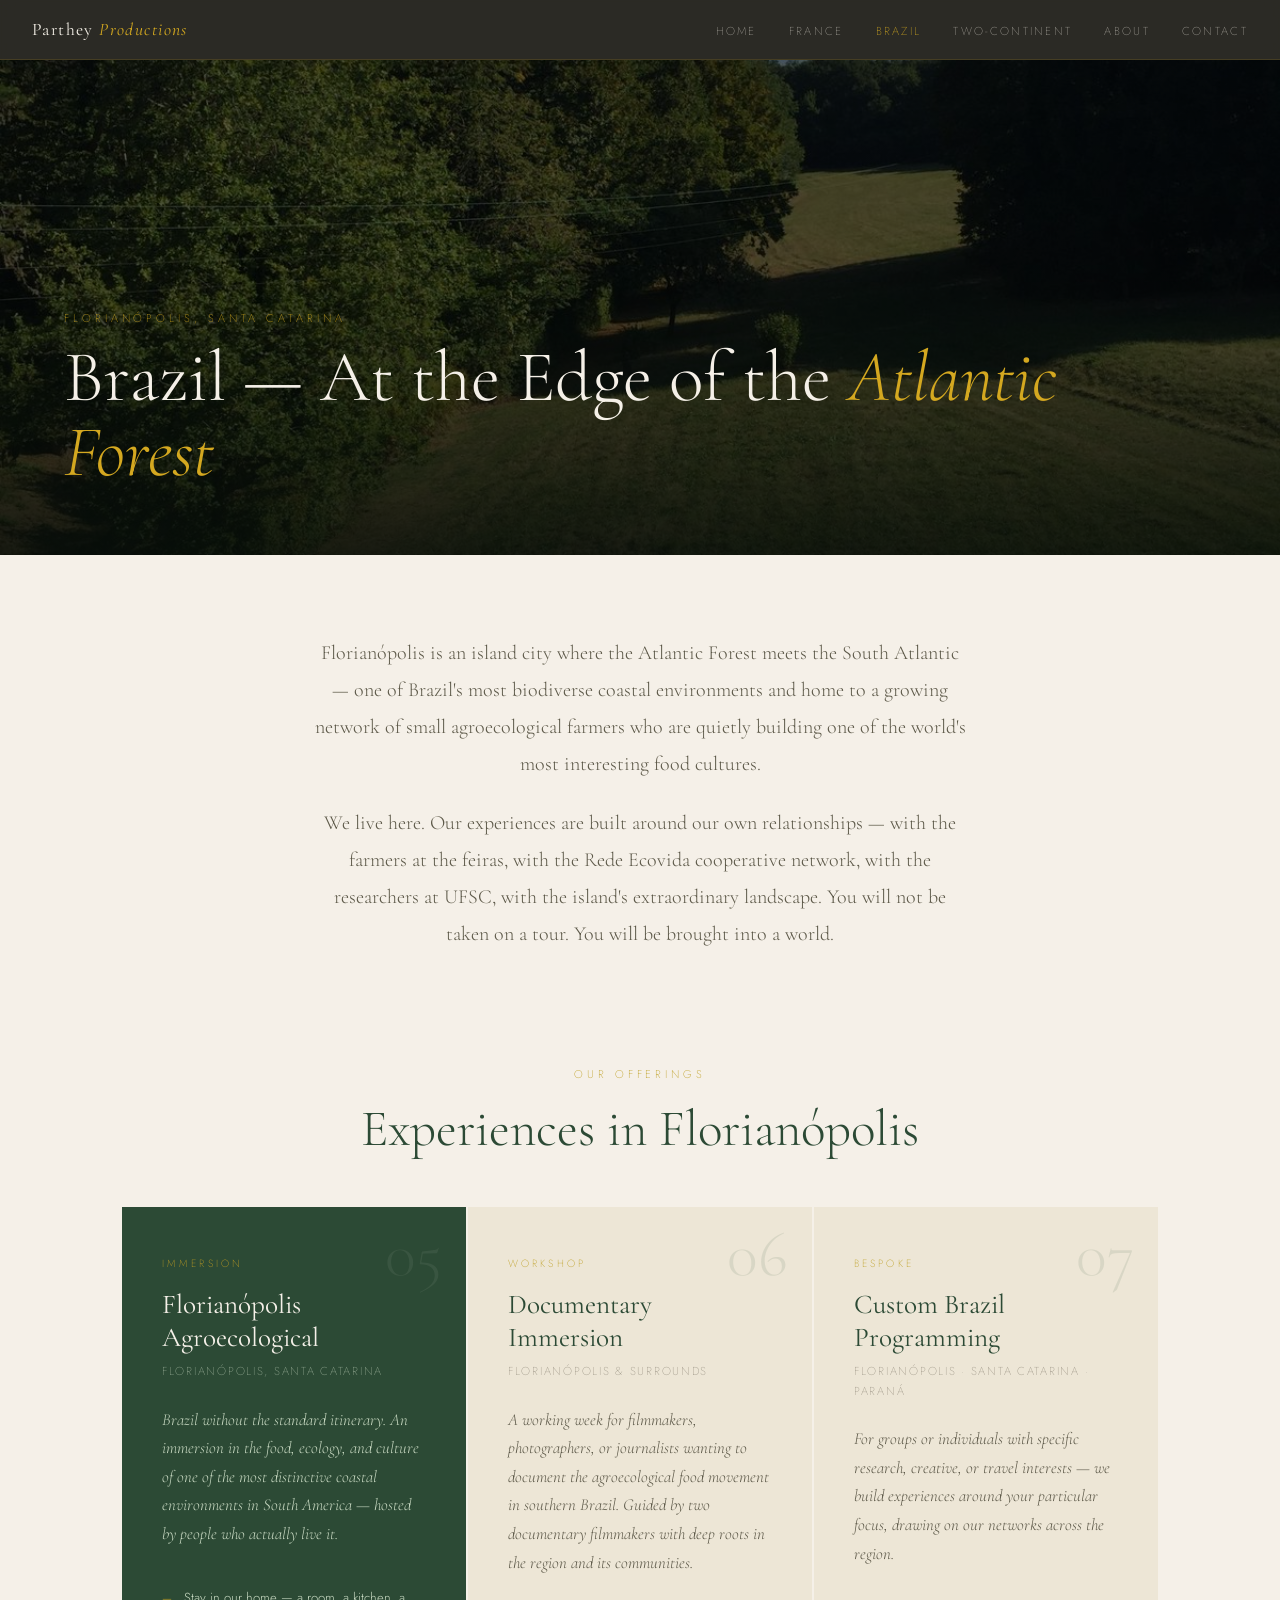
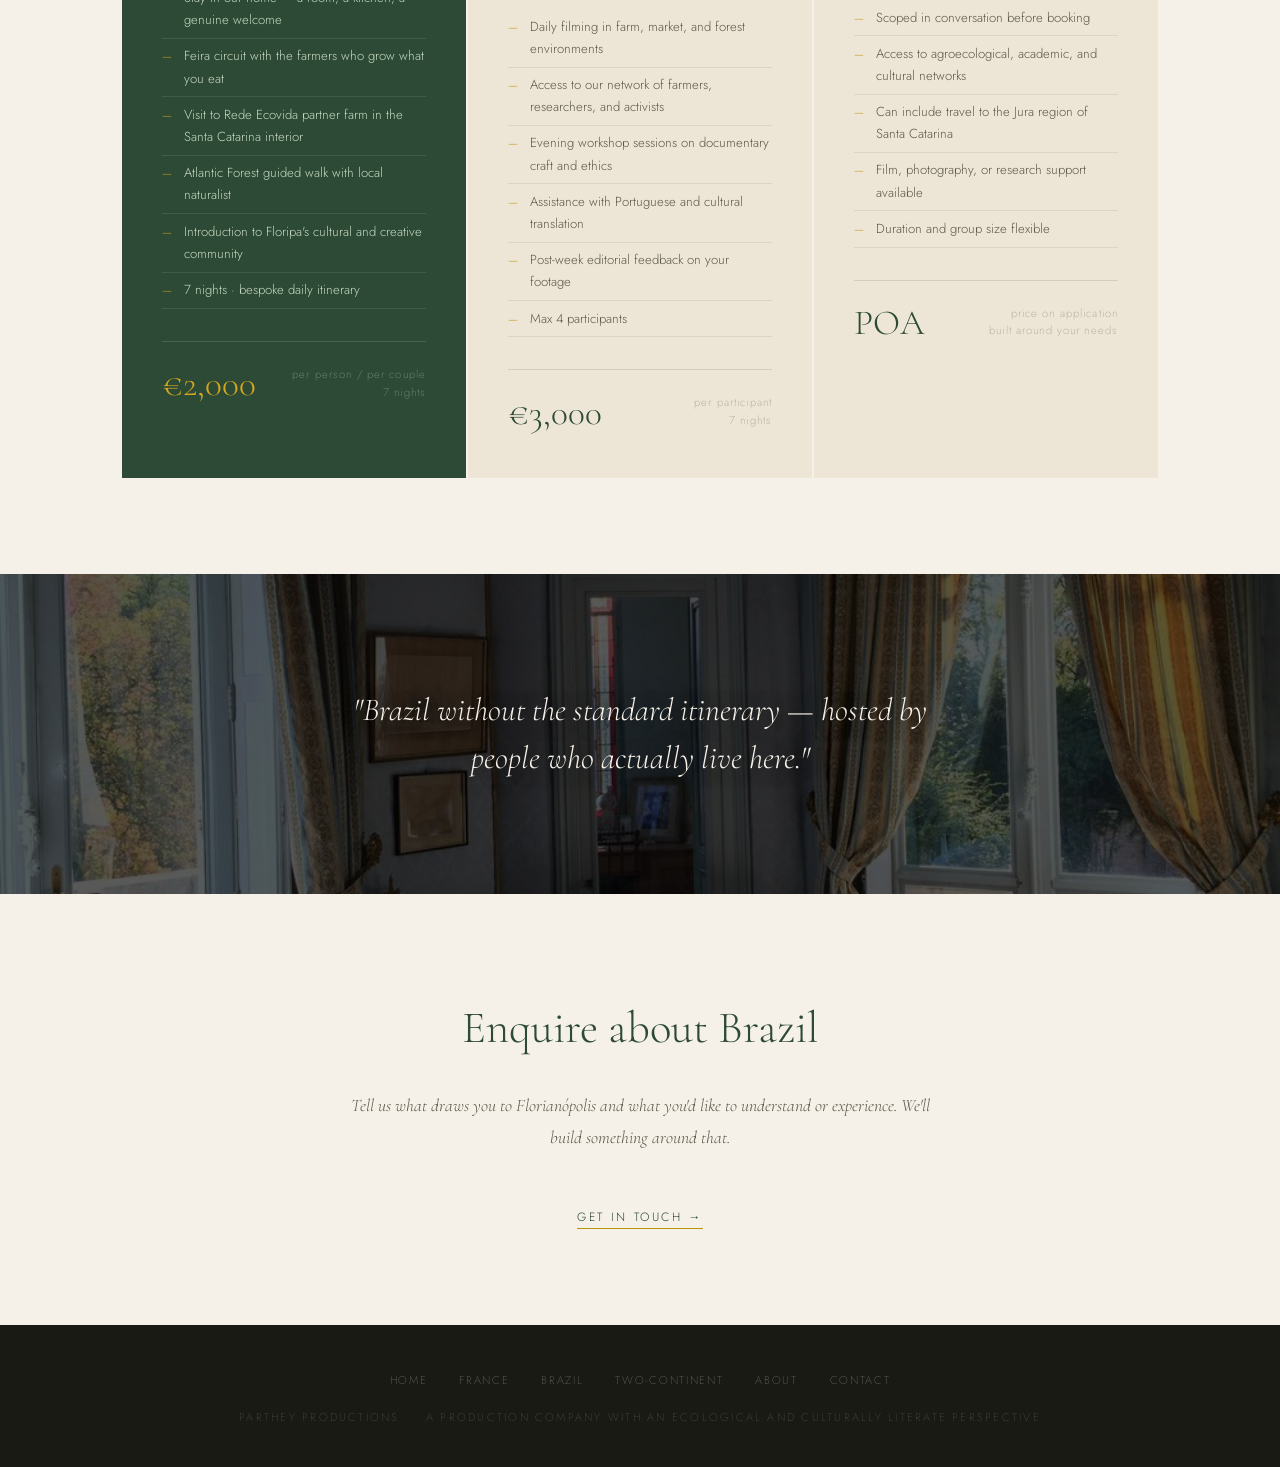
<file: pages/brazil.html>
<!DOCTYPE html>
<html lang="en">
<head>
<meta charset="UTF-8">
<meta name="viewport" content="width=device-width, initial-scale=1.0">
<title>Brazil — Florianópolis · Parthey Productions</title>
<link rel="stylesheet" href="../css/main.css">
</head>
<body>

<nav>
  <a href="../index.html" class="nav-logo">Parthey <em>Productions</em></a>
  <ul class="nav-links" id="navLinks">
    <li><a href="../index.html">Home</a></li>
    <li><a href="france.html">France</a></li>
    <li><a href="brazil.html" class="active">Brazil</a></li>
    <li><a href="journey.html">Two-Continent</a></li>
    <li><a href="about.html">About</a></li>
    <li><a href="contact.html">Contact</a></li>
  </ul>
  <div class="nav-hamburger" onclick="document.getElementById('navLinks').classList.toggle('open')">
    <span></span><span></span><span></span>
  </div>
</nav>

<div class="page-hero">
  <div class="page-hero-bg" style="background-image: url('../images/grounds.jpg'); background-position: center; filter: brightness(0.4) saturate(1.2);"></div>
  <div class="page-hero-content">
    <span class="page-eyebrow">Florianópolis, Santa Catarina</span>
    <h1 class="page-title">Brazil — At the Edge of the <em>Atlantic Forest</em></h1>
  </div>
</div>

<section style="padding: 5rem 0 2rem;">
  <div class="container-narrow reveal">
    <div class="prose" style="text-align:center;">
      <p>Florianópolis is an island city where the Atlantic Forest meets the South Atlantic — one of Brazil's most biodiverse coastal environments and home to a growing network of small agroecological farmers who are quietly building one of the world's most interesting food cultures.</p>
      <p>We live here. Our experiences are built around our own relationships — with the farmers at the feiras, with the Rede Ecovida cooperative network, with the researchers at UFSC, with the island's extraordinary landscape. You will not be taken on a tour. You will be brought into a world.</p>
    </div>
  </div>
</section>

<div class="section-header reveal">
  <span class="section-label">Our Offerings</span>
  <h2 class="section-title">Experiences in Florianópolis</h2>
</div>

<div class="experiences">

  <div class="card featured reveal">
    <span class="card-number">05</span>
    <span class="card-tag">Immersion</span>
    <h3 class="card-title">Florianópolis Agroecological</h3>
    <p class="card-location">Florianópolis, Santa Catarina</p>
    <p class="card-desc">Brazil without the standard itinerary. An immersion in the food, ecology, and culture of one of the most distinctive coastal environments in South America — hosted by people who actually live it.</p>
    <ul class="card-includes">
      <li>Stay in our home — a room, a kitchen, a genuine welcome</li>
      <li>Feira circuit with the farmers who grow what you eat</li>
      <li>Visit to Rede Ecovida partner farm in the Santa Catarina interior</li>
      <li>Atlantic Forest guided walk with local naturalist</li>
      <li>Introduction to Floripa's cultural and creative community</li>
      <li>7 nights · bespoke daily itinerary</li>
    </ul>
    <div class="card-pricing">
      <div class="price-main">€2,000</div>
      <div class="price-detail">per person / per couple<br>7 nights</div>
    </div>
  </div>

  <div class="card reveal">
    <span class="card-number">06</span>
    <span class="card-tag">Workshop</span>
    <h3 class="card-title">Documentary Immersion</h3>
    <p class="card-location">Florianópolis &amp; surrounds</p>
    <p class="card-desc">A working week for filmmakers, photographers, or journalists wanting to document the agroecological food movement in southern Brazil. Guided by two documentary filmmakers with deep roots in the region and its communities.</p>
    <ul class="card-includes">
      <li>Daily filming in farm, market, and forest environments</li>
      <li>Access to our network of farmers, researchers, and activists</li>
      <li>Evening workshop sessions on documentary craft and ethics</li>
      <li>Assistance with Portuguese and cultural translation</li>
      <li>Post-week editorial feedback on your footage</li>
      <li>Max 4 participants</li>
    </ul>
    <div class="card-pricing">
      <div class="price-main">€3,000</div>
      <div class="price-detail">per participant<br>7 nights</div>
    </div>
  </div>

  <div class="card reveal">
    <span class="card-number">07</span>
    <span class="card-tag">Bespoke</span>
    <h3 class="card-title">Custom Brazil Programming</h3>
    <p class="card-location">Florianópolis · Santa Catarina · Paraná</p>
    <p class="card-desc">For groups or individuals with specific research, creative, or travel interests — we build experiences around your particular focus, drawing on our networks across the region.</p>
    <ul class="card-includes">
      <li>Scoped in conversation before booking</li>
      <li>Access to agroecological, academic, and cultural networks</li>
      <li>Can include travel to the Jura region of Santa Catarina</li>
      <li>Film, photography, or research support available</li>
      <li>Duration and group size flexible</li>
    </ul>
    <div class="card-pricing">
      <div class="price-main">POA</div>
      <div class="price-detail">price on application<br>built around your needs</div>
    </div>
  </div>

</div>

<div class="quote-bleed reveal">
  <img src="../images/tower_bedroom.jpg" alt="Light through the chateau windows" style="filter:brightness(0.35) saturate(1.1);">
  <div class="quote-bleed-text">
    <p>"Brazil without the standard itinerary — hosted by people who actually live here."</p>
  </div>
</div>

<section class="closing-section">
  <div class="closing-inner reveal">
    <h2 class="closing-title">Enquire about Brazil</h2>
    <p class="closing-body">Tell us what draws you to Florianópolis and what you'd like to understand or experience. We'll build something around that.</p>
    <a href="contact.html" style="font-family:'Jost',sans-serif;font-weight:300;font-size:0.75rem;letter-spacing:0.2em;text-transform:uppercase;color:var(--forest);text-decoration:none;border-bottom:1px solid var(--gold);padding-bottom:2px;">Get in Touch →</a>
  </div>
</section>

<footer>
  <ul class="footer-links">
    <li><a href="../index.html">Home</a></li>
    <li><a href="france.html">France</a></li>
    <li><a href="brazil.html">Brazil</a></li>
    <li><a href="journey.html">Two-Continent</a></li>
    <li><a href="about.html">About</a></li>
    <li><a href="contact.html">Contact</a></li>
  </ul>
  <p>Parthey Productions &nbsp;·&nbsp; A production company with an ecological and culturally literate perspective</p>
</footer>

<script>
  const reveals = document.querySelectorAll('.reveal');
  const obs = new IntersectionObserver(entries => {
    entries.forEach((e,i) => { if(e.isIntersecting){ setTimeout(()=>e.target.classList.add('visible'),i*80); obs.unobserve(e.target); } });
  }, {threshold:0.1, rootMargin:'0px 0px -40px 0px'});
  reveals.forEach(el=>obs.observe(el));
</script>
</body>
</html>
</file>
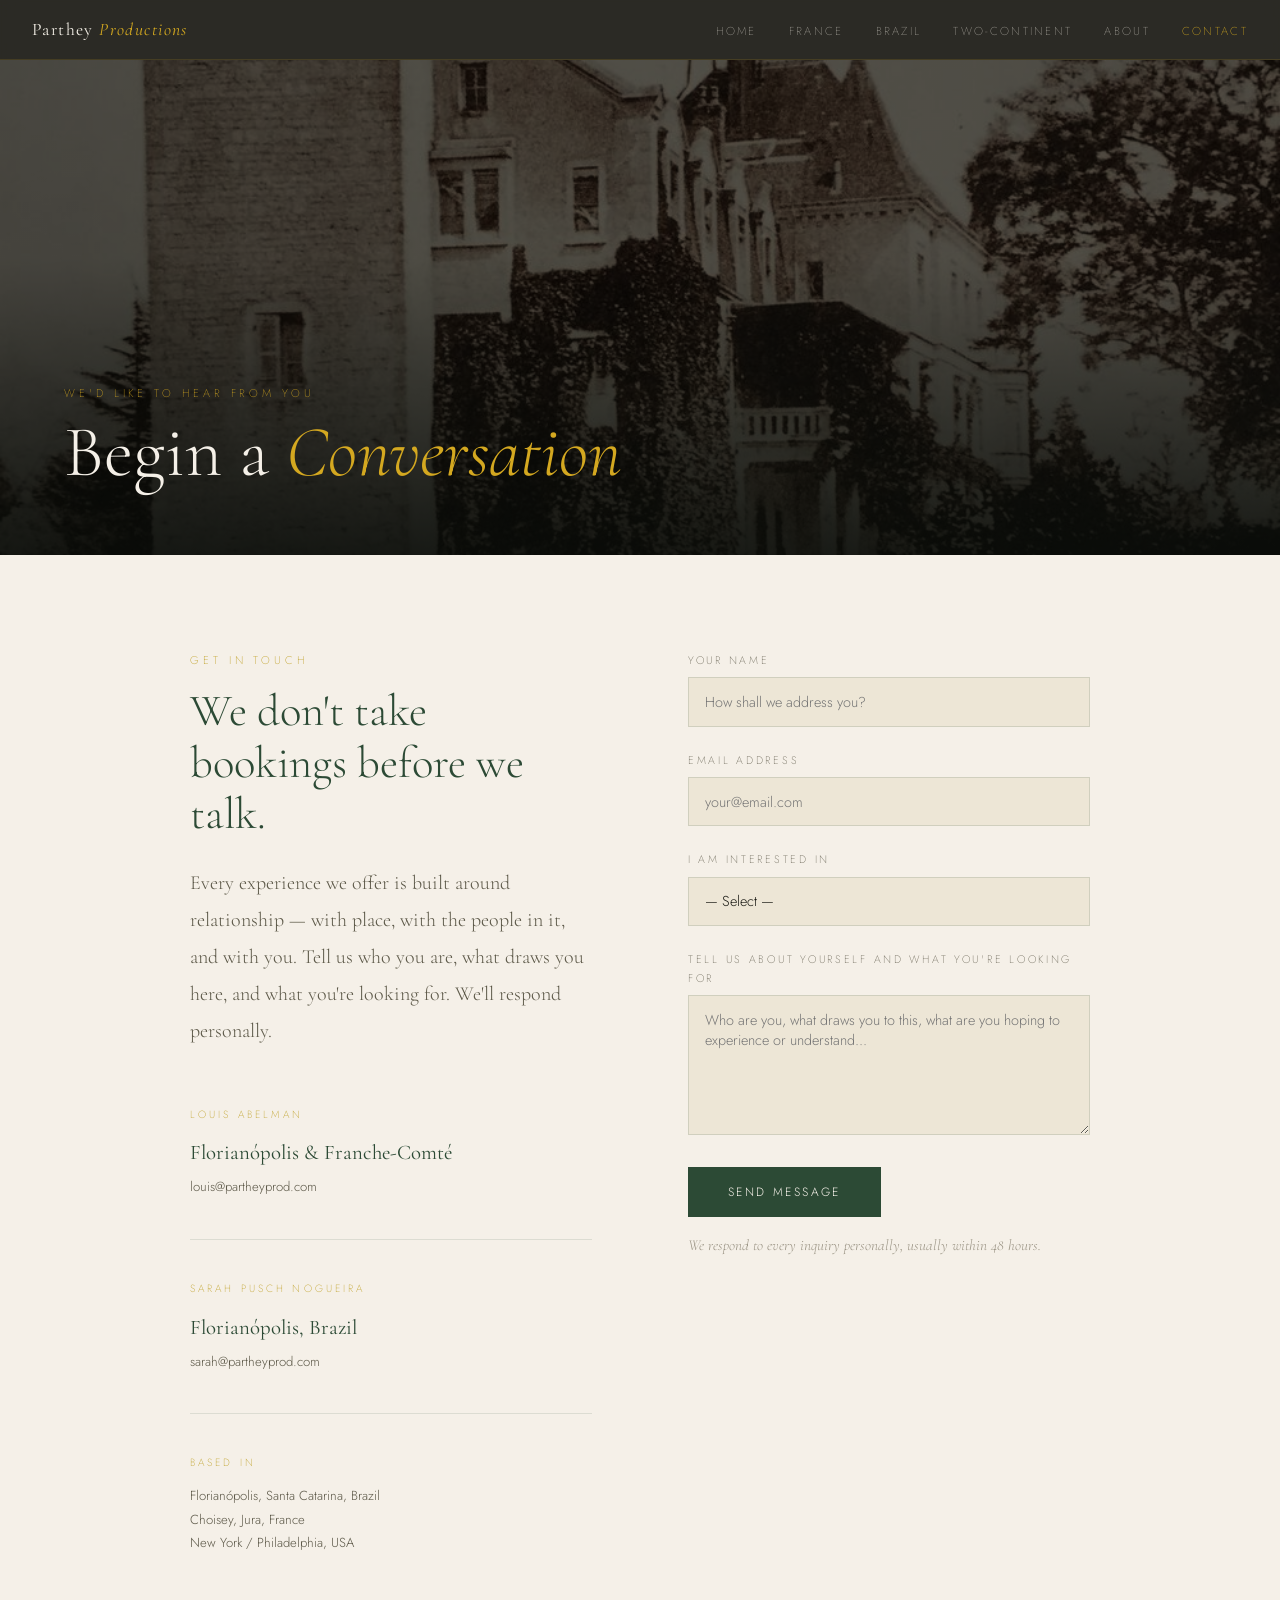
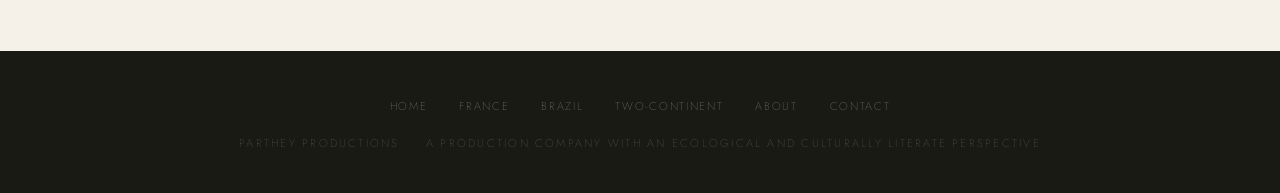
<file: pages/contact.html>
<!DOCTYPE html>
<html lang="en">
<head>
<meta charset="UTF-8">
<meta name="viewport" content="width=device-width, initial-scale=1.0">
<title>Contact · Parthey Productions</title>
<link rel="stylesheet" href="../css/main.css">
<style>
  .contact-section { padding: 6rem 2rem; }
  .contact-grid {
    max-width: 900px; margin: 0 auto;
    display: grid; grid-template-columns: 1fr 1fr; gap: 6rem; align-items: start;
  }
  @media (max-width: 680px) { .contact-grid { grid-template-columns: 1fr; gap: 3rem; } }

  .contact-intro .section-title { text-align: left; margin-bottom: 1.5rem; }
  .contact-intro .section-label { text-align: left; }
  .contact-intro .prose { margin-top: 1rem; }

  .contact-details { padding-top: 0.5rem; }
  .contact-block + .contact-block { margin-top: 2.5rem; padding-top: 2.5rem; border-top: 1px solid rgba(44,74,53,0.12); }
  .contact-block-label {
    font-family: 'Jost', sans-serif; font-weight: 200; font-size: 0.65rem;
    letter-spacing: 0.3em; text-transform: uppercase; color: var(--gold);
    display: block; margin-bottom: 0.75rem;
  }
  .contact-block-name {
    font-family: 'Cormorant Garamond', serif; font-size: 1.3rem; font-weight: 400;
    color: var(--forest); display: block; margin-bottom: 0.3rem;
  }
  .contact-block-detail {
    font-family: 'Jost', sans-serif; font-size: 0.82rem; font-weight: 300;
    color: var(--mid); display: block; line-height: 1.8;
  }
  .contact-block-detail a { color: var(--forest); text-decoration: none; border-bottom: 1px solid rgba(44,74,53,0.2); }
  .contact-block-detail a:hover { border-bottom-color: var(--gold); color: var(--gold); }

  .form-group { margin-bottom: 1.5rem; }
  .form-group label {
    font-family: 'Jost', sans-serif; font-weight: 200; font-size: 0.68rem;
    letter-spacing: 0.25em; text-transform: uppercase; color: var(--mid);
    display: block; margin-bottom: 0.5rem;
  }
  .form-group input, .form-group textarea, .form-group select {
    width: 100%;
    background: var(--parchment);
    border: 1px solid rgba(44,74,53,0.15);
    padding: 0.85rem 1rem;
    font-family: 'Jost', sans-serif; font-weight: 300; font-size: 0.9rem; color: var(--ink);
    outline: none; appearance: none;
    transition: border-color 0.3s;
  }
  .form-group input:focus, .form-group textarea:focus, .form-group select:focus {
    border-color: var(--gold);
  }
  .form-group textarea { height: 140px; resize: vertical; }
  .form-submit {
    font-family: 'Jost', sans-serif; font-weight: 300; font-size: 0.75rem;
    letter-spacing: 0.2em; text-transform: uppercase;
    background: var(--forest); color: var(--cream);
    border: none; padding: 1rem 2.5rem; cursor: pointer;
    transition: background 0.3s;
  }
  .form-submit:hover { background: var(--moss); }
  .form-note {
    font-family: 'Cormorant Garamond', serif; font-size: 0.95rem; font-style: italic;
    color: var(--light); margin-top: 1rem; display: block;
  }
</style>
</head>
<body>

<nav>
  <a href="../index.html" class="nav-logo">Parthey <em>Productions</em></a>
  <ul class="nav-links" id="navLinks">
    <li><a href="../index.html">Home</a></li>
    <li><a href="france.html">France</a></li>
    <li><a href="brazil.html">Brazil</a></li>
    <li><a href="journey.html">Two-Continent</a></li>
    <li><a href="about.html">About</a></li>
    <li><a href="contact.html" class="active">Contact</a></li>
  </ul>
  <div class="nav-hamburger" onclick="document.getElementById('navLinks').classList.toggle('open')">
    <span></span><span></span><span></span>
  </div>
</nav>

<div class="page-hero" style="min-height:40vh;">
  <div class="page-hero-bg" style="background-image: url('../images/postcard2.jpg'); background-position: center; filter: brightness(0.35) sepia(0.3);"></div>
  <div class="page-hero-content">
    <span class="page-eyebrow">We'd like to hear from you</span>
    <h1 class="page-title">Begin a <em>Conversation</em></h1>
  </div>
</div>

<section class="contact-section">
  <div class="contact-grid">

    <div class="contact-intro reveal">
      <span class="section-label">Get in Touch</span>
      <h2 class="section-title" style="font-size:clamp(1.8rem,4vw,2.8rem);">We don't take bookings before we talk.</h2>
      <div class="prose">
        <p>Every experience we offer is built around relationship — with place, with the people in it, and with you. Tell us who you are, what draws you here, and what you're looking for. We'll respond personally.</p>
      </div>

      <div class="contact-details" style="margin-top:3rem;">
        <div class="contact-block">
          <span class="contact-block-label">Louis Abelman</span>
          <span class="contact-block-name">Florianópolis &amp; Franche-Comté</span>
          <span class="contact-block-detail">
            <!-- Add email here -->
            louis@partheyprod.com
          </span>
        </div>
        <div class="contact-block">
          <span class="contact-block-label">Sarah Pusch Nogueira</span>
          <span class="contact-block-name">Florianópolis, Brazil</span>
          <span class="contact-block-detail">
            <!-- Add email here -->
            sarah@partheyprod.com
          </span>
        </div>
        <div class="contact-block">
          <span class="contact-block-label">Based in</span>
          <span class="contact-block-detail">
            Florianópolis, Santa Catarina, Brazil<br>
            Choisey, Jura, France<br>
            New York / Philadelphia, USA
          </span>
        </div>
      </div>
    </div>

    <div class="reveal">
      <form action="mailto:louis@partheyprod.com" method="post" enctype="text/plain">
        <div class="form-group">
          <label for="name">Your Name</label>
          <input type="text" id="name" name="name" placeholder="How shall we address you?">
        </div>
        <div class="form-group">
          <label for="email">Email Address</label>
          <input type="email" id="email" name="email" placeholder="your@email.com">
        </div>
        <div class="form-group">
          <label for="interest">I am interested in</label>
          <select id="interest" name="interest">
            <option value="">— Select —</option>
            <option>The Comté Immersion (France)</option>
            <option>Jura Landscape &amp; Culture (France)</option>
            <option>Private Retreat at the Chateau</option>
            <option>Artist / Researcher Residency</option>
            <option>Florianópolis Agroecological (Brazil)</option>
            <option>Documentary Immersion (Brazil)</option>
            <option>The Two-Continent Journey</option>
            <option>Something else / not sure yet</option>
          </select>
        </div>
        <div class="form-group">
          <label for="message">Tell us about yourself and what you're looking for</label>
          <textarea id="message" name="message" placeholder="Who are you, what draws you to this, what are you hoping to experience or understand..."></textarea>
        </div>
        <button type="submit" class="form-submit">Send Message</button>
        <span class="form-note">We respond to every inquiry personally, usually within 48 hours.</span>
      </form>
    </div>

  </div>
</section>

<footer>
  <ul class="footer-links">
    <li><a href="../index.html">Home</a></li>
    <li><a href="france.html">France</a></li>
    <li><a href="brazil.html">Brazil</a></li>
    <li><a href="journey.html">Two-Continent</a></li>
    <li><a href="about.html">About</a></li>
    <li><a href="contact.html">Contact</a></li>
  </ul>
  <p>Parthey Productions &nbsp;·&nbsp; A production company with an ecological and culturally literate perspective</p>
</footer>

<script>
  const reveals = document.querySelectorAll('.reveal');
  const obs = new IntersectionObserver(entries => {
    entries.forEach((e,i) => { if(e.isIntersecting){ setTimeout(()=>e.target.classList.add('visible'),i*80); obs.unobserve(e.target); } });
  }, {threshold:0.1, rootMargin:'0px 0px -40px 0px'});
  reveals.forEach(el=>obs.observe(el));
</script>
</body>
</html>
</file>
<file: css/main.css>
@import url('https://fonts.googleapis.com/css2?family=Cormorant+Garamond:ital,wght@0,300;0,400;0,600;1,300;1,400&family=Jost:wght@200;300;400&display=swap');

*, *::before, *::after { box-sizing: border-box; margin: 0; padding: 0; }

:root {
  --cream: #F5F0E8;
  --parchment: #EDE6D6;
  --forest: #2C4A35;
  --moss: #4A6741;
  --sage: #7A9B6E;
  --light-sage: #C8D9C2;
  --gold: #B8960C;
  --warm-gold: #D4A820;
  --ink: #1A1A14;
  --mid: #5C5848;
  --light: #9B9485;
}

html { scroll-behavior: smooth; }
body { font-family: 'Jost', sans-serif; background-color: var(--cream); color: var(--ink); font-weight: 300; line-height: 1.7; }

/* NAV */
nav {
  position: fixed; top: 0; left: 0; right: 0; z-index: 100;
  background: rgba(26,26,20,0.92); backdrop-filter: blur(8px);
  padding: 0 2rem;
  display: flex; align-items: center; justify-content: space-between;
  height: 60px;
  border-bottom: 1px solid rgba(212,168,32,0.15);
}
.nav-logo {
  font-family: 'Cormorant Garamond', serif;
  font-size: 1.1rem; font-weight: 400; letter-spacing: 0.08em;
  color: var(--cream); text-decoration: none;
  white-space: nowrap;
}
.nav-logo em { color: var(--warm-gold); font-style: italic; }
.nav-links {
  display: flex; gap: 2rem; list-style: none;
}
.nav-links a {
  font-family: 'Jost', sans-serif; font-weight: 200;
  font-size: 0.72rem; letter-spacing: 0.2em; text-transform: uppercase;
  color: rgba(245,240,232,0.6); text-decoration: none;
  transition: color 0.3s ease;
}
.nav-links a:hover, .nav-links a.active { color: var(--warm-gold); }
.nav-hamburger { display: none; flex-direction: column; gap: 5px; cursor: pointer; padding: 4px; }
.nav-hamburger span { width: 22px; height: 1px; background: var(--cream); transition: all 0.3s; display: block; }
@media (max-width: 680px) {
  .nav-links { display: none; flex-direction: column; position: absolute; top: 60px; left: 0; right: 0; background: rgba(26,26,20,0.97); padding: 1.5rem 2rem; gap: 1.5rem; }
  .nav-links.open { display: flex; }
  .nav-hamburger { display: flex; }
}

/* PAGE HERO (non-index) */
.page-hero {
  height: 55vh; min-height: 380px;
  position: relative; overflow: hidden;
  display: flex; align-items: flex-end;
  padding: 4rem 4rem;
  margin-top: 60px;
}
.page-hero-bg {
  position: absolute; inset: 0;
  background-size: cover; background-position: center;
  filter: brightness(0.45);
}
.page-hero-bg::after {
  content: ''; position: absolute; inset: 0;
  background: linear-gradient(to top, rgba(20,35,25,0.8) 0%, rgba(20,35,25,0.1) 60%);
}
.page-hero-content { position: relative; }
.page-eyebrow {
  font-family: 'Jost', sans-serif; font-weight: 200;
  font-size: 0.7rem; letter-spacing: 0.35em; text-transform: uppercase;
  color: var(--warm-gold); display: block; margin-bottom: 0.75rem;
}
.page-title {
  font-family: 'Cormorant Garamond', serif; font-weight: 300;
  font-size: clamp(2.2rem, 6vw, 4.5rem);
  color: var(--cream); line-height: 1.05;
}
.page-title em { font-style: italic; color: var(--warm-gold); }

/* CONTAINERS */
.container { max-width: 1100px; margin: 0 auto; padding: 0 2rem; }
.container-narrow { max-width: 720px; margin: 0 auto; padding: 0 2rem; }

/* SECTION HEADERS */
.section-header { text-align: center; padding: 5rem 2rem 3rem; }
.section-label {
  font-family: 'Jost', sans-serif; font-weight: 200; font-size: 0.7rem;
  letter-spacing: 0.35em; text-transform: uppercase; color: var(--gold);
  display: block; margin-bottom: 1rem;
}
.section-title {
  font-family: 'Cormorant Garamond', serif; font-weight: 300;
  font-size: clamp(2rem, 5vw, 3.2rem); color: var(--forest); line-height: 1.15;
}
.divider { width: 60px; height: 1px; background: var(--gold); margin: 2rem auto; }

/* PROSE */
.prose {
  font-family: 'Cormorant Garamond', serif;
  font-size: clamp(1.05rem, 2vw, 1.25rem); font-weight: 300;
  color: var(--mid); line-height: 1.85;
}
.prose p + p { margin-top: 1.4rem; }

/* EXPERIENCE CARDS */
.experiences {
  max-width: 1100px; margin: 0 auto;
  padding: 0 2rem 6rem;
  display: grid;
  grid-template-columns: repeat(auto-fit, minmax(300px, 1fr));
  gap: 2px;
}
.card {
  background: var(--parchment); padding: 3rem 2.5rem;
  position: relative; overflow: hidden;
  transition: transform 0.4s ease; cursor: default;
}
.card::before {
  content: ''; position: absolute; top: 0; left: 0; right: 0; height: 3px;
  background: linear-gradient(90deg, var(--forest), var(--gold));
  transform: scaleX(0); transform-origin: left; transition: transform 0.4s ease;
}
.card:hover { transform: translateY(-4px); }
.card:hover::before { transform: scaleX(1); }
.card.featured { background: var(--forest); }
.card-photo-wrap {
  overflow: hidden;
  margin-left: -2.5rem; margin-top: -3rem; width: calc(100% + 5rem);
  margin-bottom: 1.5rem; height: 200px;
}
.card-photo-wrap img { width: 100%; height: 100%; object-fit: cover; transition: transform 0.6s ease; }
.card:hover .card-photo-wrap img { transform: scale(1.05); }
.card-number {
  font-family: 'Cormorant Garamond', serif; font-size: 4rem; font-weight: 300;
  color: rgba(44,74,53,0.1); position: absolute; top: 1rem; right: 1.5rem; line-height: 1;
}
.card.featured .card-number { color: rgba(245,240,232,0.07); }
.card-tag {
  font-family: 'Jost', sans-serif; font-weight: 200; font-size: 0.65rem;
  letter-spacing: 0.3em; text-transform: uppercase; color: var(--gold);
  display: block; margin-bottom: 1rem;
}
.card.featured .card-tag { color: var(--warm-gold); }
.card-title {
  font-family: 'Cormorant Garamond', serif; font-size: 1.7rem; font-weight: 400;
  color: var(--forest); line-height: 1.2; margin-bottom: 0.5rem;
}
.card.featured .card-title { color: var(--cream); }
.card-location {
  font-family: 'Jost', sans-serif; font-weight: 200; font-size: 0.72rem;
  letter-spacing: 0.15em; color: var(--light); margin-bottom: 1.5rem; text-transform: uppercase;
}
.card.featured .card-location { color: var(--light-sage); opacity: 0.7; }
.card-desc {
  font-family: 'Cormorant Garamond', serif; font-size: 1.05rem; font-weight: 300;
  font-style: italic; color: var(--mid); line-height: 1.7; margin-bottom: 2rem;
}
.card.featured .card-desc { color: var(--light-sage); }
.card-includes { list-style: none; margin-bottom: 2rem; }
.card-includes li {
  font-family: 'Jost', sans-serif; font-size: 0.82rem; font-weight: 300; color: var(--mid);
  padding: 0.4rem 0; border-bottom: 1px solid rgba(44,74,53,0.1);
  display: flex; align-items: baseline; gap: 0.75rem;
}
.card.featured .card-includes li { color: var(--light-sage); border-bottom-color: rgba(245,240,232,0.1); }
.card-includes li::before { content: '—'; color: var(--gold); font-size: 0.7rem; flex-shrink: 0; }
.card.featured .card-includes li::before { color: var(--warm-gold); }
.card-pricing {
  display: flex; align-items: flex-end; justify-content: space-between;
  padding-top: 1.5rem; border-top: 1px solid rgba(44,74,53,0.15);
}
.card.featured .card-pricing { border-top-color: rgba(245,240,232,0.15); }
.price-main {
  font-family: 'Cormorant Garamond', serif; font-size: 2.2rem; font-weight: 300;
  color: var(--forest); line-height: 1;
}
.card.featured .price-main { color: var(--warm-gold); }
.price-detail {
  font-family: 'Jost', sans-serif; font-size: 0.7rem; font-weight: 200;
  color: var(--light); letter-spacing: 0.1em; text-align: right; line-height: 1.6;
}
.card.featured .price-detail { color: rgba(200,217,194,0.6); }
.card-link {
  display: inline-block; margin-top: 1.5rem;
  font-family: 'Jost', sans-serif; font-weight: 300; font-size: 0.75rem;
  letter-spacing: 0.2em; text-transform: uppercase;
  color: var(--forest); text-decoration: none;
  border-bottom: 1px solid var(--gold); padding-bottom: 2px;
  transition: color 0.3s, border-color 0.3s;
}
.card.featured .card-link { color: var(--warm-gold); border-bottom-color: var(--warm-gold); }
.card-link:hover { color: var(--gold); }

/* ITINERARY */
.itinerary-section { background: var(--forest); padding: 6rem 2rem; }
.itinerary-inner { max-width: 860px; margin: 0 auto; }
.itinerary-header { text-align: center; margin-bottom: 4rem; }
.itinerary-header .section-label { color: var(--warm-gold); }
.itinerary-header .section-title { color: var(--cream); }
.itinerary-days { display: flex; flex-direction: column; }
.day { display: grid; grid-template-columns: 80px 1fr; gap: 0 2rem; position: relative; }
.day::after {
  content: ''; position: absolute; left: 39px; top: 2.5rem; bottom: -1px;
  width: 1px; background: rgba(200,217,194,0.2);
}
.day:last-child::after { display: none; }
.day-marker { display: flex; flex-direction: column; align-items: center; padding-top: 1.5rem; }
.day-dot {
  width: 10px; height: 10px; border-radius: 50%; background: var(--warm-gold);
  border: 2px solid var(--forest); box-shadow: 0 0 0 1px var(--warm-gold);
  position: relative; z-index: 1; flex-shrink: 0;
}
.day-label {
  font-family: 'Jost', sans-serif; font-size: 0.6rem; font-weight: 200;
  letter-spacing: 0.15em; text-transform: uppercase; color: rgba(200,217,194,0.4);
  margin-top: 0.5rem; text-align: center;
}
.day-content { padding: 1.5rem 0 2.5rem; border-bottom: 1px solid rgba(200,217,194,0.08); }
.day:last-child .day-content { border-bottom: none; }
.day-title { font-family: 'Cormorant Garamond', serif; font-size: 1.25rem; font-weight: 400; color: var(--cream); margin-bottom: 0.4rem; }
.day-desc { font-family: 'Jost', sans-serif; font-size: 0.82rem; font-weight: 300; color: rgba(200,217,194,0.6); line-height: 1.7; }

/* PHOTO STRIPS */
.photo-strip {
  display: grid; gap: 3px; overflow: hidden;
}
.photo-strip.two { grid-template-columns: 1fr 1fr; height: 420px; }
.photo-strip.three { grid-template-columns: 2fr 1fr 1fr; height: 420px; }
.photo-strip.six { grid-template-columns: repeat(3, 1fr); }
.photo-strip img { width: 100%; height: 100%; object-fit: cover; transition: transform 0.6s ease, filter 0.4s ease; filter: brightness(0.92); }
.photo-strip img:hover { transform: scale(1.03); filter: brightness(1); }
.photo-strip.six img { aspect-ratio: 4/3; }
@media (max-width: 600px) {
  .photo-strip.two, .photo-strip.three { grid-template-columns: 1fr; height: auto; }
  .photo-strip.two img, .photo-strip.three img { height: 260px; }
  .photo-strip.six { grid-template-columns: 1fr 1fr; }
}

/* CREST MEDALLION */
.crest-medallion { display: flex; align-items: center; justify-content: center; padding: 1rem 0 4rem; }
.crest-medallion img {
  width: 140px; height: 140px; object-fit: cover; border-radius: 50%;
  border: 2px solid var(--gold); box-shadow: 0 8px 40px rgba(44,74,53,0.15);
}

/* FULL BLEED QUOTE */
.quote-bleed {
  position: relative; overflow: hidden; height: 320px;
  display: flex; align-items: center; justify-content: center;
}
.quote-bleed img { position: absolute; inset: 0; width: 100%; height: 100%; object-fit: cover; filter: brightness(0.42) sepia(0.2); }
.quote-bleed-text { position: relative; text-align: center; padding: 2rem 3rem; max-width: 700px; }
.quote-bleed-text p {
  font-family: 'Cormorant Garamond', serif; font-style: italic;
  font-size: clamp(1.2rem, 3vw, 2rem); color: var(--cream); font-weight: 300;
  line-height: 1.5; text-shadow: 0 2px 20px rgba(0,0,0,0.5);
}

/* BRIDGE / CTA BLOCK */
.bridge-block {
  background: var(--parchment); padding: 6rem 2rem;
}
.bridge-inner {
  max-width: 900px; margin: 0 auto;
  display: grid; grid-template-columns: 1fr 1fr; gap: 4rem; align-items: center;
}
@media (max-width: 680px) { .bridge-inner { grid-template-columns: 1fr; gap: 2rem; } }
.bridge-text .section-label { text-align: left; }
.bridge-text .section-title { text-align: left; font-size: clamp(1.8rem, 4vw, 2.8rem); }
.bridge-body {
  font-family: 'Cormorant Garamond', serif; font-size: 1.05rem; font-weight: 300;
  color: var(--mid); line-height: 1.8; margin-top: 1.5rem;
}
.cta-card { background: var(--cream); border: 1px solid rgba(44,74,53,0.12); padding: 2.5rem; }
.cta-price-label { font-family: 'Jost', sans-serif; font-size: 0.65rem; letter-spacing: 0.3em; text-transform: uppercase; color: var(--light); display: block; margin-bottom: 0.5rem; }
.cta-price { font-family: 'Cormorant Garamond', serif; font-size: 2.8rem; font-weight: 300; color: var(--forest); line-height: 1; }
.cta-price-sub { font-family: 'Jost', sans-serif; font-size: 0.75rem; font-weight: 200; color: var(--light); margin-top: 0.25rem; }
.cta-list { list-style: none; margin-top: 1.5rem; padding-top: 1.5rem; border-top: 1px solid rgba(44,74,53,0.1); }
.cta-list li {
  font-family: 'Jost', sans-serif; font-size: 0.8rem; font-weight: 300; color: var(--mid);
  padding: 0.35rem 0; display: flex; gap: 0.75rem; align-items: baseline;
}
.cta-list li::before { content: '→'; color: var(--gold); font-size: 0.7rem; flex-shrink: 0; }

/* CONTACT / CLOSING */
.closing-section { background: var(--cream); padding: 6rem 2rem; text-align: center; }
.closing-inner { max-width: 600px; margin: 0 auto; }
.closing-title { font-family: 'Cormorant Garamond', serif; font-size: clamp(1.8rem, 4vw, 2.8rem); font-weight: 300; color: var(--forest); margin-bottom: 1.5rem; }
.closing-body { font-family: 'Cormorant Garamond', serif; font-size: 1.1rem; font-weight: 300; font-style: italic; color: var(--mid); line-height: 1.8; margin-bottom: 3rem; }
.contact-name { font-family: 'Jost', sans-serif; font-weight: 400; font-size: 0.9rem; color: var(--forest); letter-spacing: 0.1em; display: block; }
.contact-detail { font-family: 'Jost', sans-serif; font-weight: 200; font-size: 0.8rem; color: var(--light); letter-spacing: 0.05em; display: block; }
.contact-rule { width: 30px; height: 1px; background: var(--gold); margin: 0.8rem auto; }

/* FOOTER */
footer { background: var(--ink); padding: 2.5rem 2rem; text-align: center; }
footer p { font-family: 'Jost', sans-serif; font-weight: 200; font-size: 0.7rem; letter-spacing: 0.2em; text-transform: uppercase; color: rgba(245,240,232,0.25); }
footer .footer-links { display: flex; gap: 2rem; justify-content: center; margin-bottom: 1rem; list-style: none; }
footer .footer-links a { font-family: 'Jost', sans-serif; font-weight: 200; font-size: 0.7rem; letter-spacing: 0.15em; text-transform: uppercase; color: rgba(245,240,232,0.4); text-decoration: none; transition: color 0.3s; }
footer .footer-links a:hover { color: var(--warm-gold); }

/* ANIMATIONS */
@keyframes fadeUp { from { opacity: 0; transform: translateY(20px); } to { opacity: 1; transform: translateY(0); } }
.reveal { opacity: 0; transform: translateY(24px); transition: opacity 0.7s ease, transform 0.7s ease; }
.reveal.visible { opacity: 1; transform: translateY(0); }
</file>
